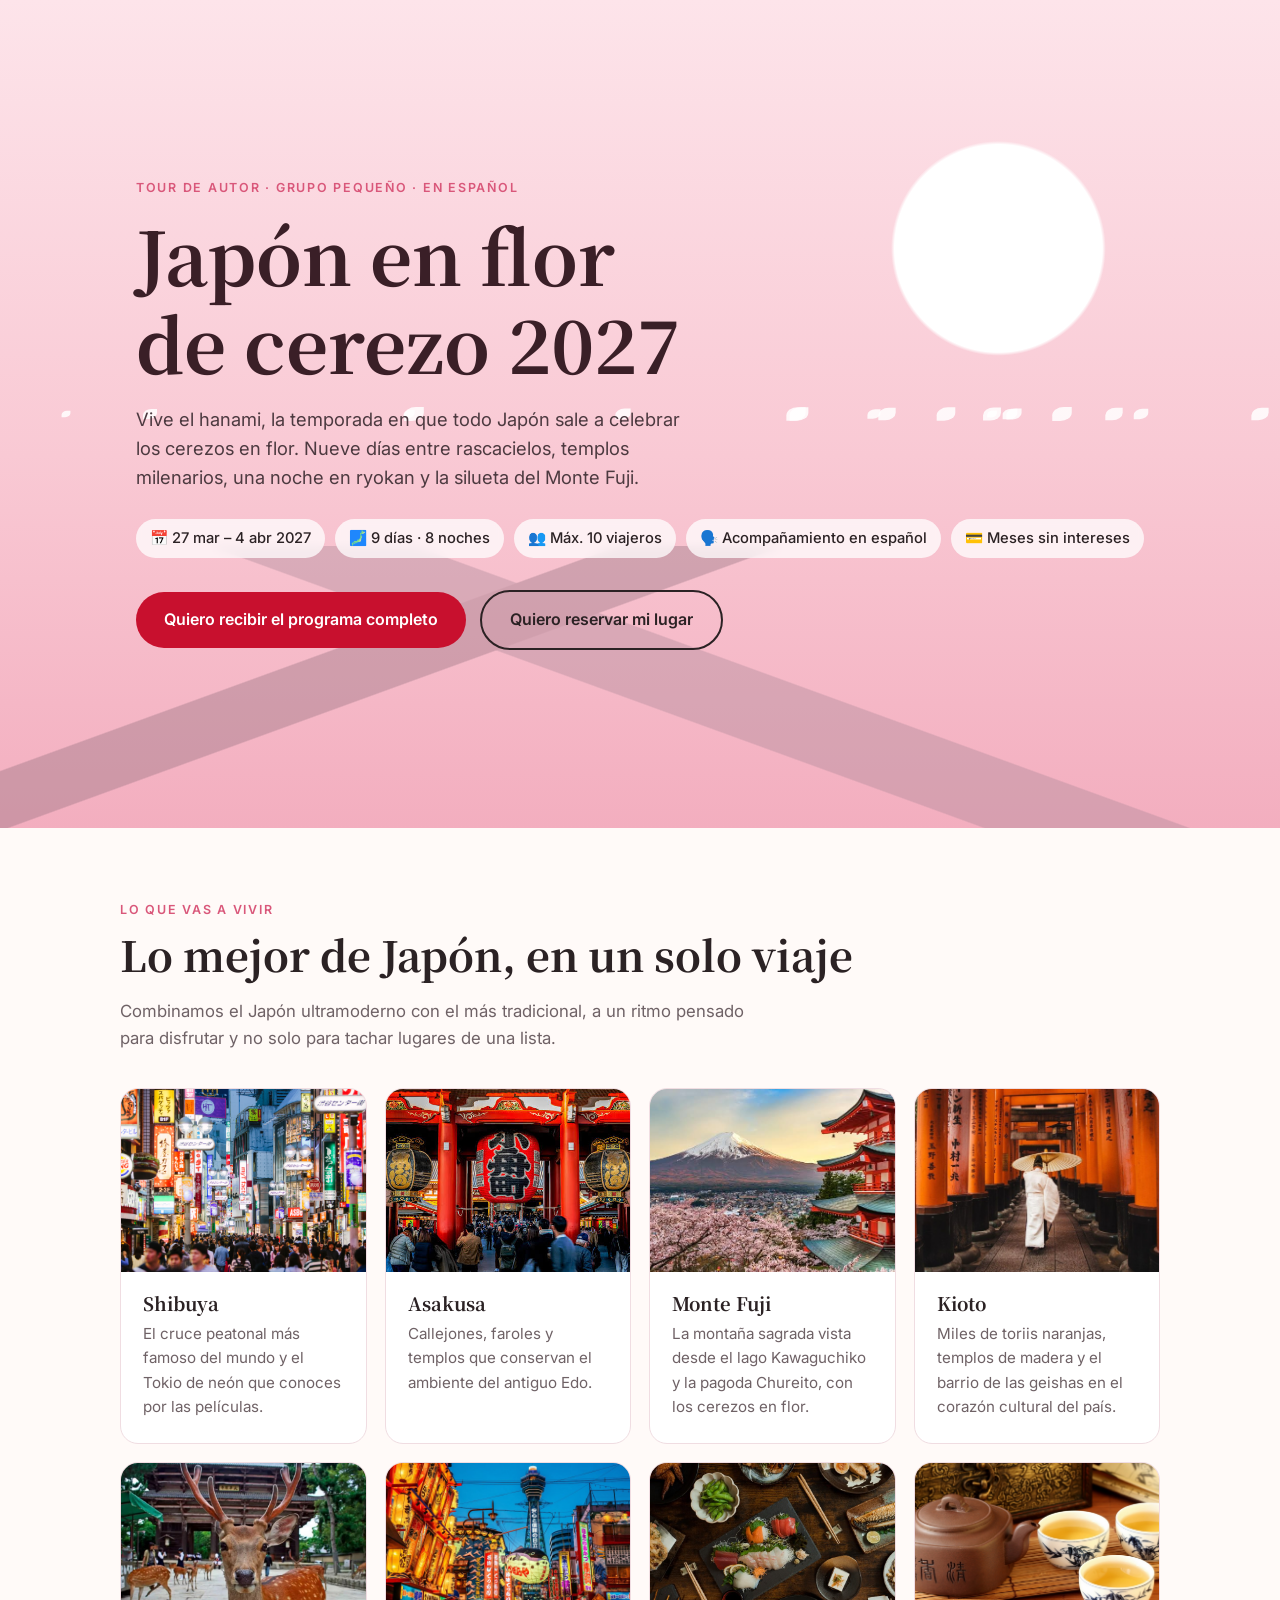
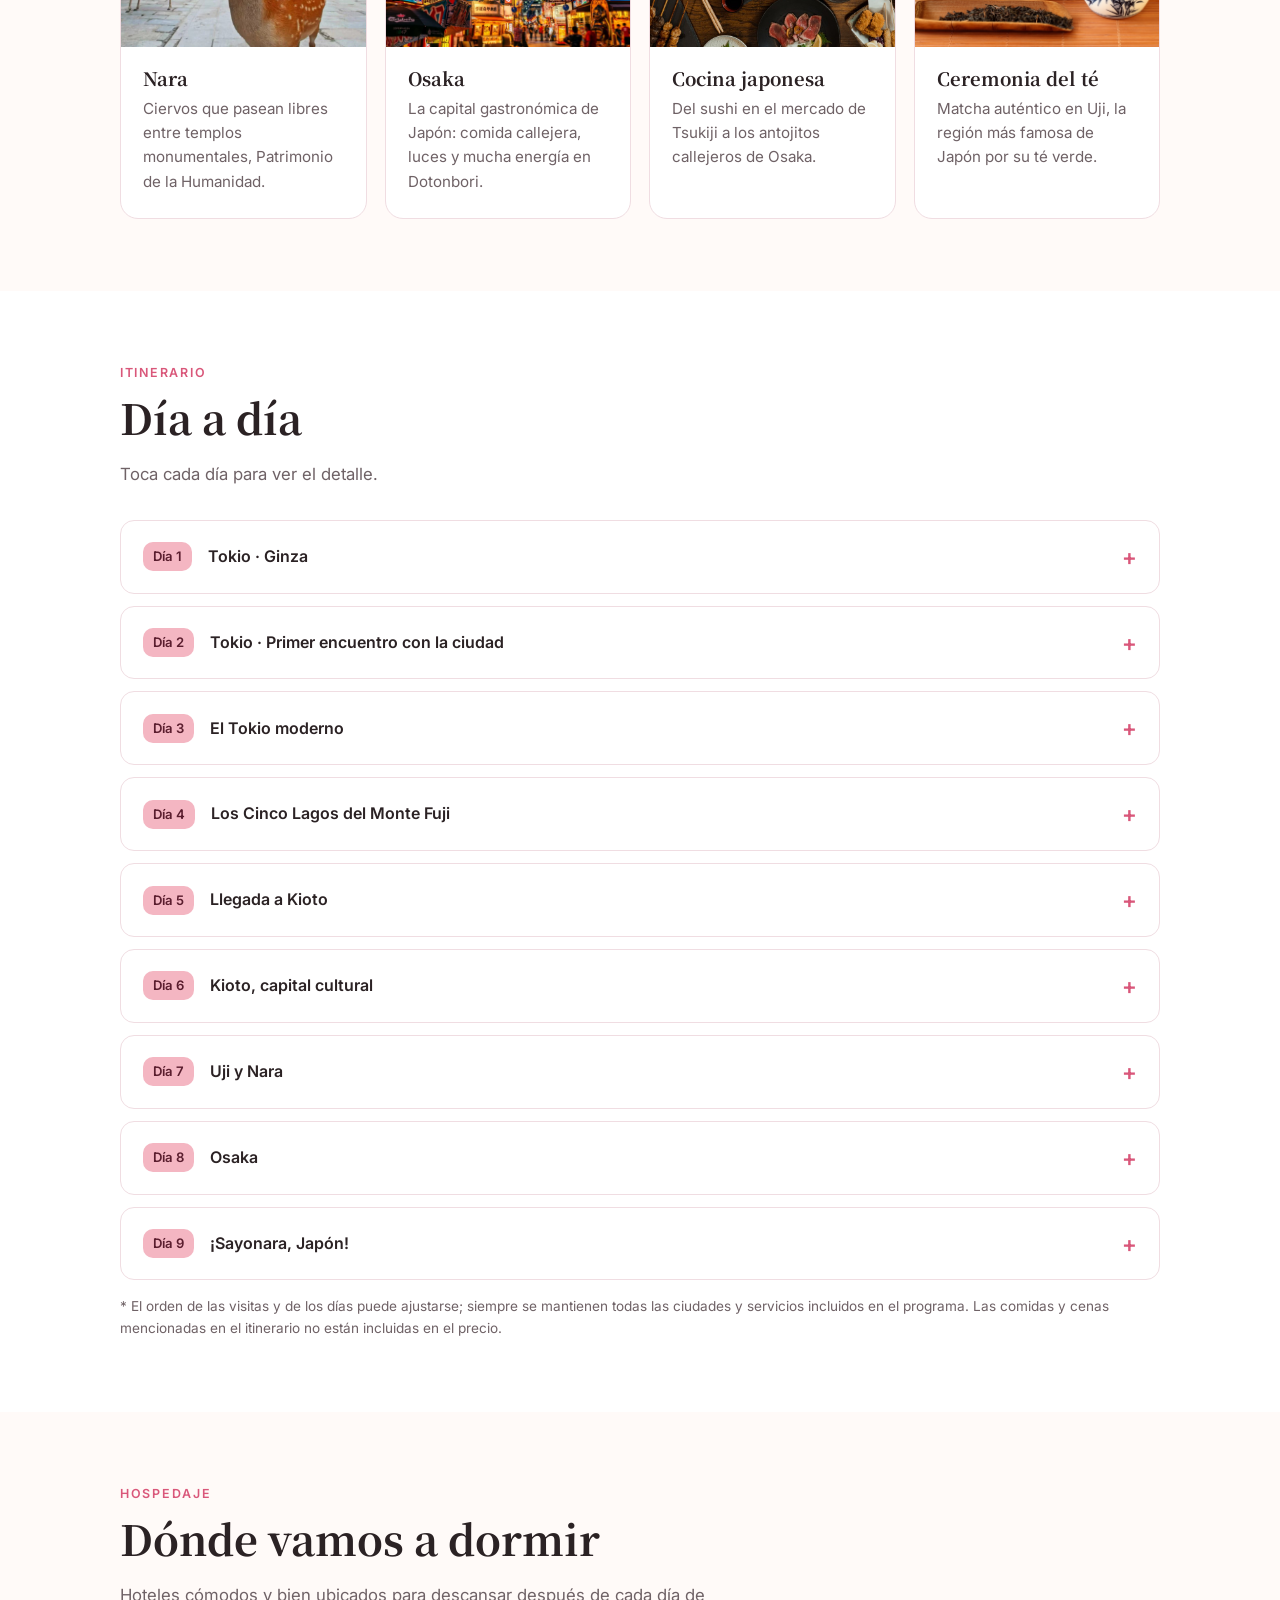
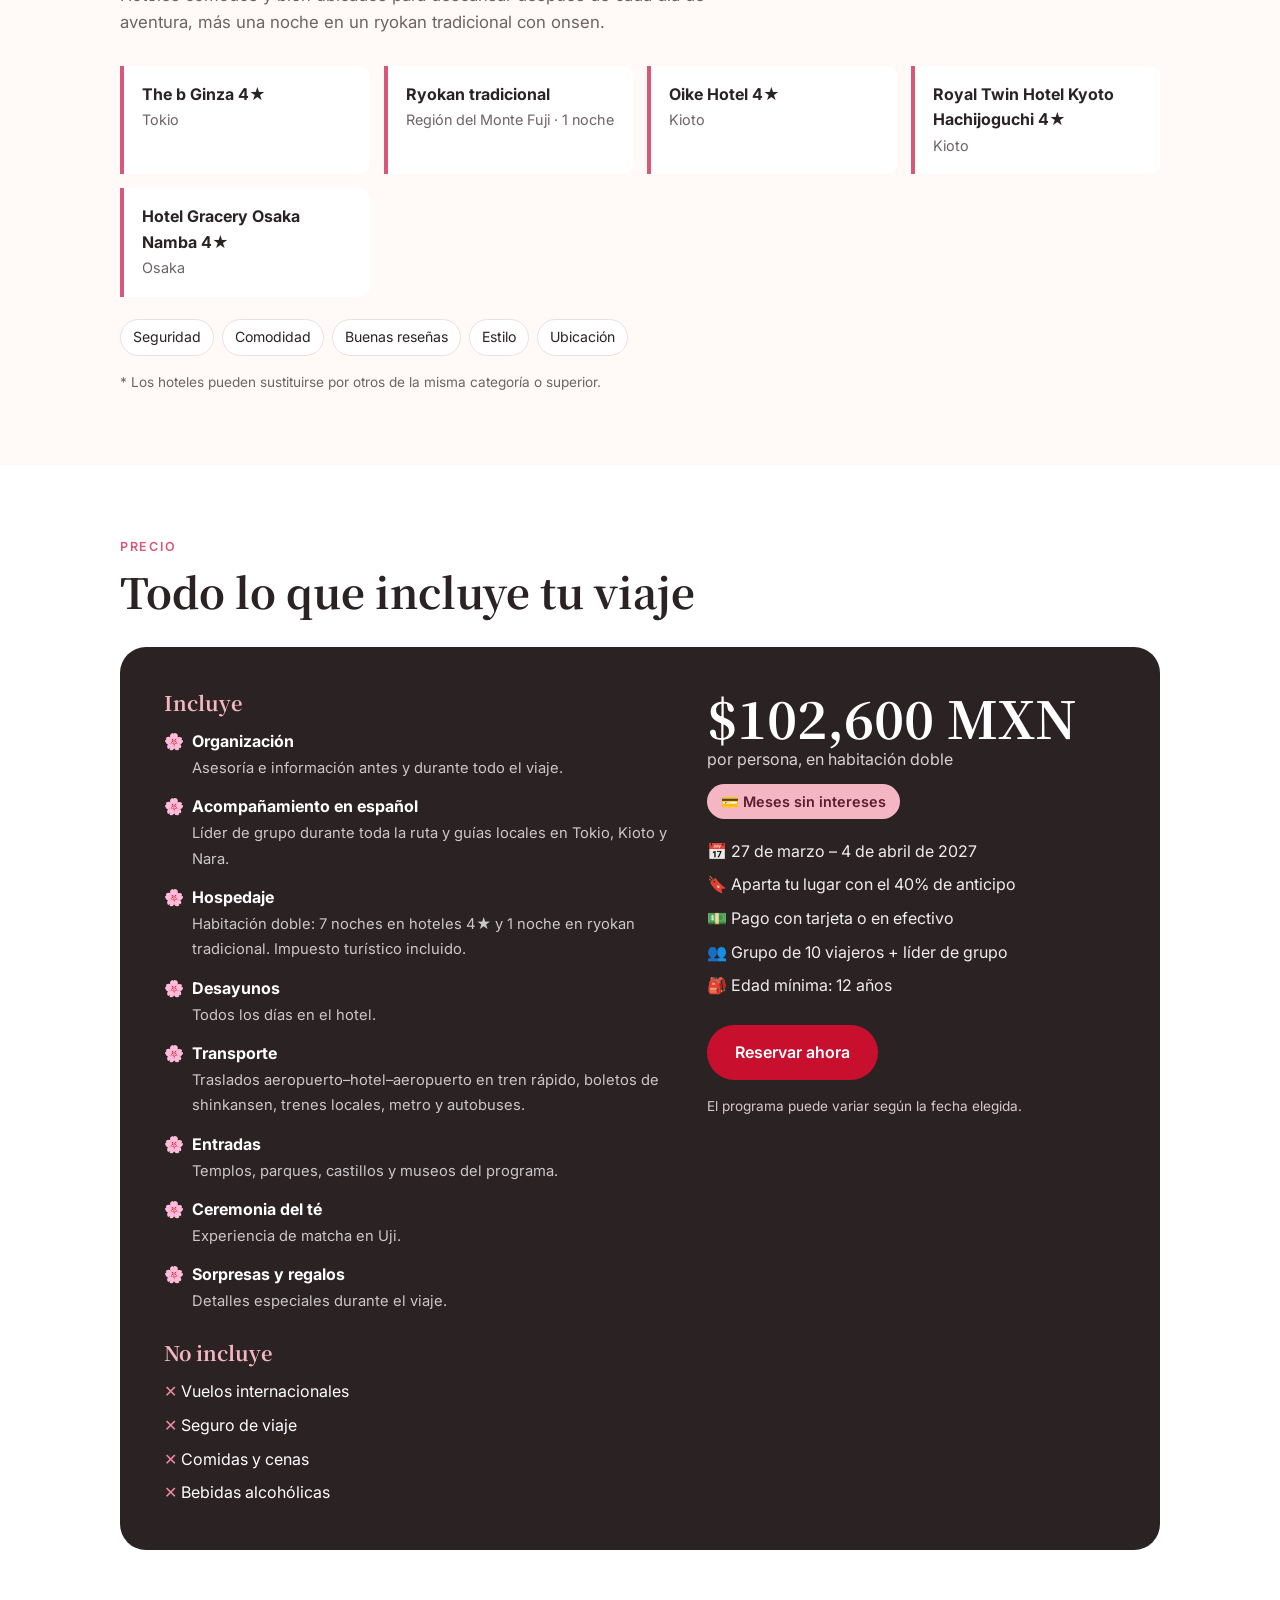
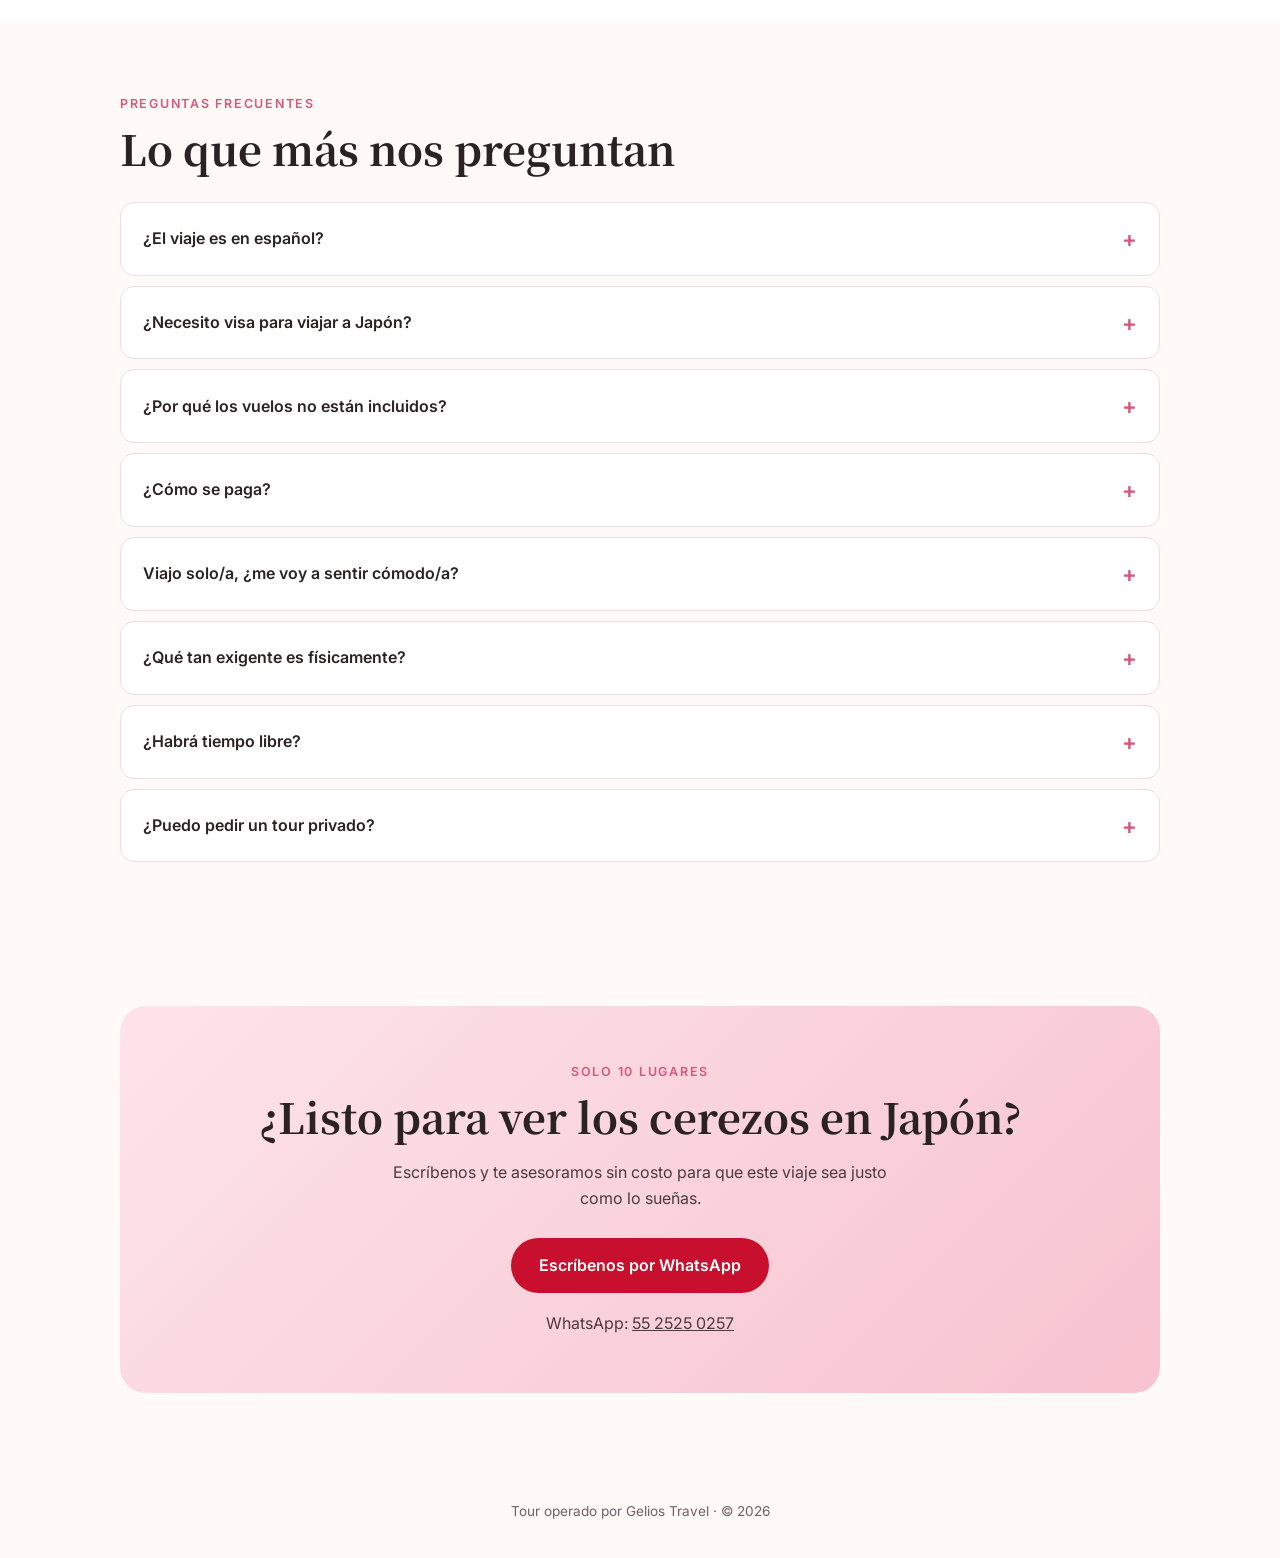
<file: japon/index.html>
<!DOCTYPE html>
<html lang="es-MX">
<head>
<meta charset="UTF-8">
<meta name="viewport" content="width=device-width, initial-scale=1.0">
<title>Japón en flor de cerezo 2027 · Tour de autor</title>
<meta name="description" content="Viaje en grupo pequeño a Japón durante el hanami 2027: Tokio, Monte Fuji, Kioto, Uji, Nara y Osaka. Del 27 de marzo al 4 de abril de 2027. Acompañamiento en español.">
<link rel="preconnect" href="https://fonts.googleapis.com">
<link rel="preconnect" href="https://fonts.gstatic.com" crossorigin>
<link href="https://fonts.googleapis.com/css2?family=Noto+Serif+JP:wght@500;700&family=Inter:wght@400;500;600&display=swap" rel="stylesheet">
<style>
  :root{
    --bg:#fffaf8; --ink:#2b2224; --muted:#6f6266; --sakura:#f4b6c2; --sakura-deep:#d9577a;
    --red:#c8102e; --card:#ffffff; --line:#f0dde2; --radius:18px;
  }
  *{box-sizing:border-box;margin:0;padding:0}
  html{scroll-behavior:smooth}
  body{font-family:Inter,system-ui,sans-serif;background:var(--bg);color:var(--ink);line-height:1.6}
  h1,h2,h3{font-family:"Noto Serif JP",Georgia,serif;line-height:1.2}
  a{color:inherit}
  img{display:block;max-width:100%}
  .wrap{max-width:1080px;margin:0 auto;padding:0 20px}
  section{padding:72px 0}
  .eyebrow{text-transform:uppercase;letter-spacing:.14em;font-size:.78rem;color:var(--sakura-deep);font-weight:600;margin-bottom:10px}
  h2{font-size:clamp(1.8rem,4vw,2.6rem);margin-bottom:18px}
  .lead{color:var(--muted);max-width:640px;font-size:1.05rem}

  /* HERO */
  .hero{position:relative;min-height:92vh;display:flex;align-items:center;overflow:hidden;
    background:radial-gradient(circle at 78% 30%,#ffffff 0 9%,transparent 9.3%),
               linear-gradient(180deg,#fde4ea 0%,#f9c9d4 55%,#f3aebf 100%);}
  .hero::after{content:"";position:absolute;left:0;right:0;bottom:0;height:34%;
    background:linear-gradient(160deg,transparent 0 30%,#8a6a78 30.2% 38%,transparent 38.2%),
               linear-gradient(200deg,transparent 0 42%,#a48493 42.2% 52%,transparent 52.2%);
    opacity:.35}
  .petal{position:absolute;width:14px;height:10px;background:#fff;border-radius:60% 0 60% 0;opacity:.85;animation:fall linear infinite}
  @keyframes fall{0%{transform:translateY(-10vh) rotate(0)}100%{transform:translateY(105vh) rotate(540deg)}}
  @media (prefers-reduced-motion:reduce){.petal{display:none}}
  .hero .wrap{position:relative;z-index:2}
  .hero h1{font-size:clamp(2.4rem,7vw,4.6rem);margin:12px 0 18px;color:#3a1f27}
  .hero p{font-size:1.15rem;max-width:560px;color:#4d3a40}
  .badges{display:flex;flex-wrap:wrap;gap:10px;margin:26px 0 32px}
  .badge{background:rgba(255,255,255,.75);backdrop-filter:blur(4px);padding:8px 14px;border-radius:999px;font-weight:500;font-size:.92rem}
  .btn{display:inline-block;background:var(--red);color:#fff;text-decoration:none;padding:15px 28px;border-radius:999px;font-weight:600;transition:transform .15s,box-shadow .15s}
  .btn:hover{transform:translateY(-2px);box-shadow:0 10px 24px rgba(200,16,46,.28)}
  .btn.ghost{background:transparent;color:var(--ink);border:2px solid var(--ink);margin-left:10px}

  /* HIGHLIGHTS */
  .grid{display:grid;grid-template-columns:repeat(auto-fit,minmax(230px,1fr));gap:18px;margin-top:36px}
  .card{background:var(--card);border:1px solid var(--line);border-radius:var(--radius);overflow:hidden}
  .card .ph{position:relative;aspect-ratio:4/3;background:linear-gradient(135deg,#fde4ea,#f7c3cf);display:flex;align-items:center;justify-content:center;font-size:3rem}
  .card .ph img{position:absolute;inset:0;width:100%;height:100%;object-fit:cover}
  .card .body{padding:20px 22px 24px}
  .card h3{font-size:1.15rem;margin-bottom:8px}
  .card p{color:var(--muted);font-size:.95rem}

  /* ITINERARY */
  .itin{margin-top:32px;display:flex;flex-direction:column;gap:12px}
  details{background:var(--card);border:1px solid var(--line);border-radius:14px;padding:0 22px}
  summary{cursor:pointer;list-style:none;padding:18px 0;display:flex;gap:16px;align-items:center;font-weight:600}
  summary::-webkit-details-marker{display:none}
  summary .day{flex:0 0 auto;background:var(--sakura);color:#5a1d2e;border-radius:10px;padding:4px 10px;font-size:.82rem}
  summary::after{content:"+";margin-left:auto;font-size:1.4rem;color:var(--sakura-deep)}
  details[open] summary::after{content:"–"}
  details .txt{padding:0 0 18px;color:var(--muted)}
  details .txt p+p{margin-top:10px}
  .photos{display:grid;grid-template-columns:repeat(3,1fr);gap:10px;padding:0 0 20px}
  .photos:not(:has(img)){display:none}
  .photos img{width:100%;aspect-ratio:1/1;object-fit:cover;border-radius:12px}
  @media (max-width:560px){.photos{grid-template-columns:repeat(2,1fr)}}
  .note{font-size:.85rem;color:var(--muted);margin-top:16px}

  /* HOTELS */
  .hotels{display:grid;grid-template-columns:repeat(auto-fit,minmax(220px,1fr));gap:14px;margin-top:30px}
  .hotel{border-left:4px solid var(--sakura-deep);background:var(--card);padding:16px 18px;border-radius:0 12px 12px 0}
  .hotel b{display:block}
  .hotel span{color:var(--muted);font-size:.9rem}
  .criteria{display:flex;flex-wrap:wrap;gap:8px;margin-top:22px}
  .criteria span{border:1px solid var(--line);border-radius:999px;padding:6px 12px;font-size:.88rem;background:#fff}

  /* PRICE */
  .price-box{display:grid;grid-template-columns:1.25fr 1fr;gap:32px;background:#2b2224;color:#fff;border-radius:26px;padding:44px;margin-top:30px}
  .price-box h3{font-size:1.25rem;margin-bottom:14px;color:var(--sakura)}
  .inc{list-style:none;display:grid;gap:14px}
  .inc li{padding-left:28px;position:relative}
  .inc li::before{content:"🌸";position:absolute;left:0;top:0}
  .inc b{display:block}
  .inc span{opacity:.75;font-size:.92rem}
  .no{list-style:none;display:grid;gap:8px}
  .no li::before{content:"✕  ";color:#f08aa0}
  .price{font-family:"Noto Serif JP",serif;font-size:clamp(2.4rem,6vw,3.2rem);font-weight:700;line-height:1.05}
  .price small{display:block;font-family:Inter,sans-serif;font-size:1rem;font-weight:400;opacity:.8;margin-top:6px}
  .msi{display:inline-block;background:var(--sakura);color:#5a1d2e;font-weight:600;border-radius:999px;padding:6px 14px;margin-top:16px;font-size:.9rem}
  .facts{margin:20px 0 26px;display:grid;gap:8px;opacity:.92}
  @media (max-width:760px){.price-box{grid-template-columns:1fr;padding:28px}.btn.ghost{margin:12px 0 0}}

  /* FAQ */
  .faq{margin-top:28px;display:flex;flex-direction:column;gap:10px}

  /* CONTACT */
  .contact{background:linear-gradient(135deg,#fde4ea,#f7c3cf);text-align:center;border-radius:26px;padding:56px 24px}
  .contact p{margin:10px auto 26px;max-width:520px;color:#4d3a40}
  footer{padding:36px 0;text-align:center;color:var(--muted);font-size:.85rem}
</style>

<!-- Meta Pixel -->
<script>
!function(f,b,e,v,n,t,s)
{if(f.fbq)return;n=f.fbq=function(){n.callMethod?
n.callMethod.apply(n,arguments):n.queue.push(arguments)};
if(!f._fbq)f._fbq=n;n.push=n;n.loaded=!0;n.version='2.0';
n.queue=[];t=b.createElement(e);t.async=!0;
t.src=v;s=b.getElementsByTagName(e)[0];
s.parentNode.insertBefore(t,s)}(window, document,'script',
'https://connect.facebook.net/en_US/fbevents.js');
fbq('init', '1650088476815406');
fbq('track', 'PageView');

// Evento Contact al hacer clic en cualquier enlace de WhatsApp
document.addEventListener('click', function (e) {
  var link = e.target.closest('a[href*="wa.me"], a[href*="whatsapp.com"]');
  if (link) fbq('track', 'Contact', { content_name: 'WhatsApp' });
});
</script>
<noscript><img height="1" width="1" style="display:none"
src="https://www.facebook.com/tr?id=1650088476815406&ev=PageView&noscript=1"
/></noscript>
<!-- End Meta Pixel -->
</head>
<body>

<!-- HERO -->
<header class="hero" id="top">
  <div class="wrap">
    <div class="eyebrow">Tour de autor · Grupo pequeño · En español</div>
    <h1>Japón en flor<br>de cerezo 2027</h1>
    <p>Vive el hanami, la temporada en que todo Japón sale a celebrar los cerezos en flor. Nueve días entre rascacielos, templos milenarios, una noche en ryokan y la silueta del Monte Fuji.</p>
    <div class="badges">
      <span class="badge">📅 27 mar – 4 abr 2027</span>
      <span class="badge">🗾 9 días · 8 noches</span>
      <span class="badge">👥 Máx. 10 viajeros</span>
      <span class="badge">🗣️ Acompañamiento en español</span>
      <span class="badge">💳 Meses sin intereses</span>
    </div>
    <a class="btn" href="https://wa.me/525525250257?text=Hola%2C%20quiero%20recibir%20el%20programa%20completo%20del%20tour%20a%20Jap%C3%B3n%20en%20flor%20de%20cerezo%202027" target="_blank" rel="noopener">Quiero recibir el programa completo</a>
    <a class="btn ghost" href="https://wa.me/525525250257?text=Hola%2C%20quiero%20reservar%20mi%20lugar%20en%20el%20tour%20a%20Jap%C3%B3n%20en%20flor%20de%20cerezo%202027" target="_blank" rel="noopener">Quiero reservar mi lugar</a>
  </div>
</header>

<!--
  FOTOS: crea una carpeta "img" junto a este archivo y coloca ahí las fotos
  con los nombres indicados. Si una foto no existe, simplemente no se muestra.
-->

<!-- HIGHLIGHTS -->
<section>
  <div class="wrap">
    <div class="eyebrow">Lo que vas a vivir</div>
    <h2>Lo mejor de Japón, en un solo viaje</h2>
    <p class="lead">Combinamos el Japón ultramoderno con el más tradicional, a un ritmo pensado para disfrutar y no solo para tachar lugares de una lista.</p>
    <div class="grid">
      <div class="card"><div class="ph">🚦<img src="img/shibuya.jpg" alt="Shibuya" loading="lazy" onerror="this.remove()"></div><div class="body"><h3>Shibuya</h3><p>El cruce peatonal más famoso del mundo y el Tokio de neón que conoces por las películas.</p></div></div>
      <div class="card"><div class="ph">🏮<img src="img/asakusa.jpg" alt="Asakusa" loading="lazy" onerror="this.remove()"></div><div class="body"><h3>Asakusa</h3><p>Callejones, faroles y templos que conservan el ambiente del antiguo Edo.</p></div></div>
      <div class="card"><div class="ph">🗻<img src="img/fuji.jpg" alt="Monte Fuji" loading="lazy" onerror="this.remove()"></div><div class="body"><h3>Monte Fuji</h3><p>La montaña sagrada vista desde el lago Kawaguchiko y la pagoda Chureito, con los cerezos en flor.</p></div></div>
      <div class="card"><div class="ph">⛩️<img src="img/kioto.jpg" alt="Kioto" loading="lazy" onerror="this.remove()"></div><div class="body"><h3>Kioto</h3><p>Miles de toriis naranjas, templos de madera y el barrio de las geishas en el corazón cultural del país.</p></div></div>
      <div class="card"><div class="ph">🦌<img src="img/nara.jpg" alt="Nara" loading="lazy" onerror="this.remove()"></div><div class="body"><h3>Nara</h3><p>Ciervos que pasean libres entre templos monumentales, Patrimonio de la Humanidad.</p></div></div>
      <div class="card"><div class="ph">🍢<img src="img/osaka.jpg" alt="Osaka" loading="lazy" onerror="this.remove()"></div><div class="body"><h3>Osaka</h3><p>La capital gastronómica de Japón: comida callejera, luces y mucha energía en Dotonbori.</p></div></div>
      <div class="card"><div class="ph">🍣<img src="img/comida.jpg" alt="Cocina japonesa" loading="lazy" onerror="this.remove()"></div><div class="body"><h3>Cocina japonesa</h3><p>Del sushi en el mercado de Tsukiji a los antojitos callejeros de Osaka.</p></div></div>
      <div class="card"><div class="ph">🍵<img src="img/te.jpg" alt="Ceremonia del té" loading="lazy" onerror="this.remove()"></div><div class="body"><h3>Ceremonia del té</h3><p>Matcha auténtico en Uji, la región más famosa de Japón por su té verde.</p></div></div>
    </div>
  </div>
</section>

<!-- ITINERARY -->
<section id="itinerario" style="background:#fff">
  <div class="wrap">
    <div class="eyebrow">Itinerario</div>
    <h2>Día a día</h2>
    <p class="lead">Toca cada día para ver el detalle.</p>
    <div class="itin">

      <details>
        <summary><span class="day">Día 1</span>Tokio · Ginza</summary>
        <div class="txt"><p>¡Bienvenidos a Tokio! Desde el trayecto del aeropuerto empezarás a sentir la ciudad. Después del check-in salimos a caminar por Ginza, una de las zonas más exclusivas de Japón, y cerramos el día con una cena tranquila para descansar del viaje.</p></div>
        <div class="photos"><img src="img/dia1-1.jpg" alt="" loading="lazy" onerror="this.remove()"><img src="img/dia1-2.jpg" alt="" loading="lazy" onerror="this.remove()"><img src="img/dia1-3.jpg" alt="" loading="lazy" onerror="this.remove()"></div>
      </details>

      <details>
        <summary><span class="day">Día 2</span>Tokio · Primer encuentro con la ciudad</summary>
        <div class="txt">
          <p>Caminamos hacia el Palacio Imperial y visitamos el santuario sintoísta Yasukuni, donde está el cerezo que usan los meteorólogos para anunciar oficialmente el inicio del hanami en Tokio.</p>
          <p>Comemos en el legendario mercado de pescado de Tsukiji y seguimos a Asakusa, el barrio con espíritu de la época Edo: el templo Senso-ji, uno de los más antiguos de la ciudad, y la calle Nakamise-dori, ideal para comprar dulces tradicionales, kimonos, cerámica y recuerdos.</p>
        </div>
        <div class="photos"><img src="img/dia2-1.jpg" alt="" loading="lazy" onerror="this.remove()"><img src="img/dia2-2.jpg" alt="" loading="lazy" onerror="this.remove()"><img src="img/dia2-3.jpg" alt="" loading="lazy" onerror="this.remove()"></div>
      </details>

      <details>
        <summary><span class="day">Día 3</span>El Tokio moderno</summary>
        <div class="txt"><p>Un día dedicado a la cara futurista de la capital: el famoso cruce de Shibuya, arte digital, diseño, anuncios de neón y la energía de los barrios que nunca duermen.</p></div>
        <div class="photos"><img src="img/dia3-1.jpg" alt="" loading="lazy" onerror="this.remove()"><img src="img/dia3-2.jpg" alt="" loading="lazy" onerror="this.remove()"><img src="img/dia3-3.jpg" alt="" loading="lazy" onerror="this.remove()"></div>
      </details>

      <details>
        <summary><span class="day">Día 4</span>Los Cinco Lagos del Monte Fuji</summary>
        <div class="txt">
          <p>No se puede ir a Japón sin ver el Fuji. Pasamos el día completo en el lago Kawaguchiko, con vistas espectaculares del volcán, cerezos en flor y naturaleza.</p>
          <p>Esa noche dormimos en un ryokan, un hospedaje tradicional japonés con aguas termales (onsen): futones sobre tatami, decoración minimalista y yukata en lugar de bata.</p>
        </div>
        <div class="photos"><img src="img/dia4-1.jpg" alt="" loading="lazy" onerror="this.remove()"><img src="img/dia4-2.jpg" alt="" loading="lazy" onerror="this.remove()"><img src="img/dia4-3.jpg" alt="" loading="lazy" onerror="this.remove()"></div>
      </details>

      <details>
        <summary><span class="day">Día 5</span>Llegada a Kioto</summary>
        <div class="txt">
          <p>Empezamos temprano en la pagoda Chureito, quizá la postal más famosa del Fuji. Después, autobús y tren bala shinkansen hasta Kioto, la antigua capital imperial.</p>
          <p>Por la tarde paseamos entre casas de madera y cerezos; con suerte veremos geishas y maikos con sus kimonos de seda. Terminamos con una caminata nocturna por el barrio de Gion.</p>
        </div>
        <div class="photos"><img src="img/dia5-1.jpg" alt="" loading="lazy" onerror="this.remove()"><img src="img/dia5-2.jpg" alt="" loading="lazy" onerror="this.remove()"><img src="img/dia5-3.jpg" alt="" loading="lazy" onerror="this.remove()"></div>
      </details>

      <details>
        <summary><span class="day">Día 6</span>Kioto, capital cultural</summary>
        <div class="txt">
          <p>Por la mañana recorremos el Camino del Filósofo, bordeado por cientos de cerezos, y bajamos por las calles de Higashiyama hasta el templo Kiyomizu-dera, el "Templo del Agua Pura".</p>
          <p>Al atardecer visitamos Fushimi Inari Taisha y caminamos bajo su interminable túnel de toriis naranjas.</p>
        </div>
        <div class="photos"><img src="img/dia6-1.jpg" alt="" loading="lazy" onerror="this.remove()"><img src="img/dia6-2.jpg" alt="" loading="lazy" onerror="this.remove()"><img src="img/dia6-3.jpg" alt="" loading="lazy" onerror="this.remove()"></div>
      </details>

      <details>
        <summary><span class="day">Día 7</span>Uji y Nara</summary>
        <div class="txt">
          <p>Primera parada: Uji, la capital del té japonés, donde se cultiva desde hace siglos. Participamos en una pequeña ceremonia del té con matcha auténtico, recorremos sus calles y visitamos el templo Byodo-in.</p>
          <p>Seguimos a Nara, la primera capital de Japón, cuyo centro histórico es Patrimonio Mundial de la UNESCO. Conocemos el monumental templo Todai-ji y el santuario Kasuga Taisha, con más de mil años de historia y famoso por sus linternas de piedra. En el camino nos acompañan los ciervos de Nara, considerados tesoro nacional.</p>
        </div>
        <div class="photos"><img src="img/dia7-1.jpg" alt="" loading="lazy" onerror="this.remove()"><img src="img/dia7-2.jpg" alt="" loading="lazy" onerror="this.remove()"><img src="img/dia7-3.jpg" alt="" loading="lazy" onerror="this.remove()"></div>
      </details>

      <details>
        <summary><span class="day">Día 8</span>Osaka</summary>
        <div class="txt">
          <p>Después del desayuno viajamos a Osaka. Visitamos su imponente castillo y, por la tarde, tienes tiempo libre para ir de compras en la capital comercial de Japón.</p>
          <p>De noche, cena en Dotonbori, la calle gastronómica más famosa del país.</p>
        </div>
        <div class="photos"><img src="img/dia8-1.jpg" alt="" loading="lazy" onerror="this.remove()"><img src="img/dia8-2.jpg" alt="" loading="lazy" onerror="this.remove()"><img src="img/dia8-3.jpg" alt="" loading="lazy" onerror="this.remove()"></div>
      </details>

      <details>
        <summary><span class="day">Día 9</span>¡Sayonara, Japón!</summary>
        <div class="txt"><p>Traslado al aeropuerto. No es un adiós a Japón, es un "hasta pronto". ❤️</p></div>
        <div class="photos"><img src="img/dia9-1.jpg" alt="" loading="lazy" onerror="this.remove()"><img src="img/dia9-2.jpg" alt="" loading="lazy" onerror="this.remove()"></div>
      </details>

    </div>
    <p class="note">* El orden de las visitas y de los días puede ajustarse; siempre se mantienen todas las ciudades y servicios incluidos en el programa. Las comidas y cenas mencionadas en el itinerario no están incluidas en el precio.</p>
  </div>
</section>

<!-- HOTELS -->
<section>
  <div class="wrap">
    <div class="eyebrow">Hospedaje</div>
    <h2>Dónde vamos a dormir</h2>
    <p class="lead">Hoteles cómodos y bien ubicados para descansar después de cada día de aventura, más una noche en un ryokan tradicional con onsen.</p>
    <div class="hotels">
      <div class="hotel"><b>The b Ginza 4★</b><span>Tokio</span></div>
      <div class="hotel"><b>Ryokan tradicional</b><span>Región del Monte Fuji · 1 noche</span></div>
      <div class="hotel"><b>Oike Hotel 4★</b><span>Kioto</span></div>
      <div class="hotel"><b>Royal Twin Hotel Kyoto Hachijoguchi 4★</b><span>Kioto</span></div>
      <div class="hotel"><b>Hotel Gracery Osaka Namba 4★</b><span>Osaka</span></div>
    </div>
    <div class="criteria">
      <span>Seguridad</span><span>Comodidad</span><span>Buenas reseñas</span><span>Estilo</span><span>Ubicación</span>
    </div>
    <p class="note">* Los hoteles pueden sustituirse por otros de la misma categoría o superior.</p>
  </div>
</section>

<!-- PRICE -->
<section id="precio" style="background:#fff">
  <div class="wrap">
    <div class="eyebrow">Precio</div>
    <h2>Todo lo que incluye tu viaje</h2>
    <div class="price-box">
      <div>
        <h3>Incluye</h3>
        <ul class="inc">
          <li><b>Organización</b><span>Asesoría e información antes y durante todo el viaje.</span></li>
          <li><b>Acompañamiento en español</b><span>Líder de grupo durante toda la ruta y guías locales en Tokio, Kioto y Nara.</span></li>
          <li><b>Hospedaje</b><span>Habitación doble: 7 noches en hoteles 4★ y 1 noche en ryokan tradicional. Impuesto turístico incluido.</span></li>
          <li><b>Desayunos</b><span>Todos los días en el hotel.</span></li>
          <li><b>Transporte</b><span>Traslados aeropuerto–hotel–aeropuerto en tren rápido, boletos de shinkansen, trenes locales, metro y autobuses.</span></li>
          <li><b>Entradas</b><span>Templos, parques, castillos y museos del programa.</span></li>
          <li><b>Ceremonia del té</b><span>Experiencia de matcha en Uji.</span></li>
          <li><b>Sorpresas y regalos</b><span>Detalles especiales durante el viaje.</span></li>
        </ul>
        <h3 style="margin-top:28px">No incluye</h3>
        <ul class="no">
          <li>Vuelos internacionales</li>
          <li>Seguro de viaje</li>
          <li>Comidas y cenas</li>
          <li>Bebidas alcohólicas</li>
        </ul>
      </div>
      <div>
        <div class="price">$102,600 MXN<small>por persona, en habitación doble</small></div>
        <span class="msi">💳 Meses sin intereses</span>
        <div class="facts">
          <div>📅 27 de marzo – 4 de abril de 2027</div>
          <div>🔖 Aparta tu lugar con el 40% de anticipo</div>
          <div>💵 Pago con tarjeta o en efectivo</div>
          <div>👥 Grupo de 10 viajeros + líder de grupo</div>
          <div>🎒 Edad mínima: 12 años</div>
        </div>
        <a class="btn" href="https://wa.me/525525250257?text=Hola%2C%20quiero%20reservar%20mi%20lugar%20en%20el%20tour%20a%20Jap%C3%B3n%20en%20flor%20de%20cerezo%202027" target="_blank" rel="noopener">Reservar ahora</a>
        <p class="note" style="color:#d8c8cd">El programa puede variar según la fecha elegida.</p>
      </div>
    </div>
  </div>
</section>

<!-- FAQ -->
<section>
  <div class="wrap">
    <div class="eyebrow">Preguntas frecuentes</div>
    <h2>Lo que más nos preguntan</h2>
    <div class="faq">
      <details><summary>¿El viaje es en español?</summary><div class="txt"><p>Sí. El líder de grupo y los guías locales en Tokio, Kioto y Nara hablan español.</p></div></details>
      <details><summary>¿Necesito visa para viajar a Japón?</summary><div class="txt"><p>Las personas con pasaporte mexicano pueden entrar a Japón como turistas sin visa por estancias cortas. Te recomendamos confirmar los requisitos vigentes antes de comprar tus vuelos.</p></div></details>
      <details><summary>¿Por qué los vuelos no están incluidos?</summary><div class="txt"><p>Así puedes elegir la aerolínea, la tarifa y la ruta que más te convengan, o usar tus millas. Con gusto te orientamos sobre los horarios ideales para coincidir con el grupo.</p></div></details>
      <details><summary>¿Cómo se paga?</summary><div class="txt"><p>Apartas tu lugar con el 40% del precio. Aceptamos tarjeta y efectivo, y puedes pagar a meses sin intereses.</p></div></details>
      <details><summary>Viajo solo/a, ¿me voy a sentir cómodo/a?</summary><div class="txt"><p>Totalmente. En un grupo de solo 10 personas es fácil integrarse, y el líder de grupo está contigo durante todo el viaje.</p></div></details>
      <details><summary>¿Qué tan exigente es físicamente?</summary><div class="txt"><p>Se camina bastante, como en cualquier viaje urbano por Japón, pero no se requiere una condición física especial. Basta con buen calzado y ganas de explorar.</p></div></details>
      <details><summary>¿Habrá tiempo libre?</summary><div class="txt"><p>Sí. Hay tardes libres, como la de compras en Osaka, y las comidas y cenas son a tu elección.</p></div></details>
      <details><summary>¿Puedo pedir un tour privado?</summary><div class="txt"><p>Sí, también podemos diseñar un viaje a Japón a la medida. Escríbenos y lo platicamos.</p></div></details>
    </div>
  </div>
</section>

<!-- CONTACT -->
<section id="contacto">
  <div class="wrap">
    <div class="contact">
      <div class="eyebrow">Solo 10 lugares</div>
      <h2>¿Listo para ver los cerezos en Japón?</h2>
      <p>Escríbenos y te asesoramos sin costo para que este viaje sea justo como lo sueñas.</p>
      <a class="btn" href="https://wa.me/525525250257?text=Hola%2C%20me%20interesa%20el%20tour%20a%20Jap%C3%B3n%20en%20flor%20de%20cerezo%202027%20y%20quiero%20m%C3%A1s%20informaci%C3%B3n" target="_blank" rel="noopener">Escríbenos por WhatsApp</a>
      <p style="margin-top:18px;margin-bottom:0">WhatsApp: <a href="https://wa.me/525525250257" target="_blank" rel="noopener">55 2525 0257</a></p>
    </div>
  </div>
</section>

<footer>
  <div class="wrap">Tour operado por Gelios Travel · © 2026</div>
</footer>

<script>
  (function(){
    var hero=document.querySelector('.hero');
    for(var i=0;i<18;i++){
      var p=document.createElement('span');
      p.className='petal';
      p.style.left=Math.random()*100+'%';
      p.style.animationDuration=(7+Math.random()*8)+'s';
      p.style.animationDelay=(-Math.random()*12)+'s';
      p.style.transform='scale('+(0.6+Math.random()*0.8)+')';
      hero.appendChild(p);
    }
  })();
</script>
</body>
</html>
</file>
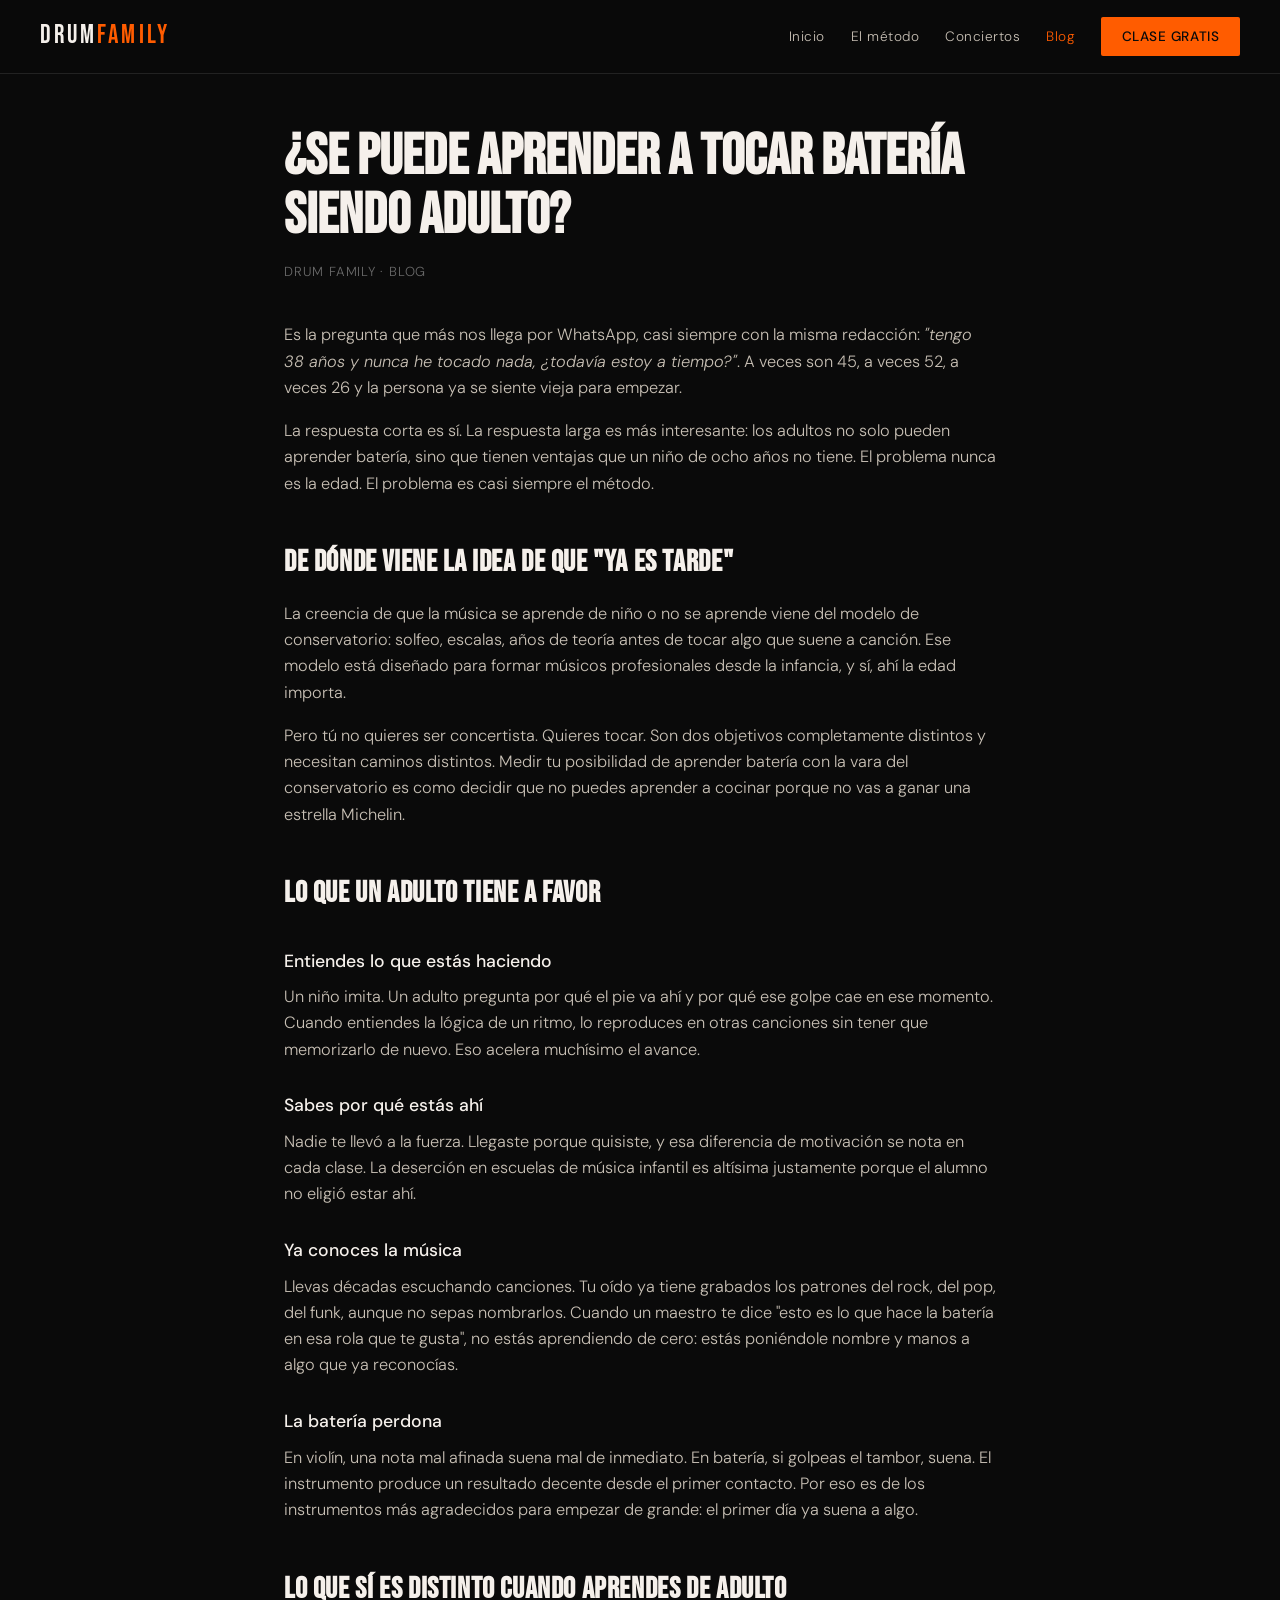
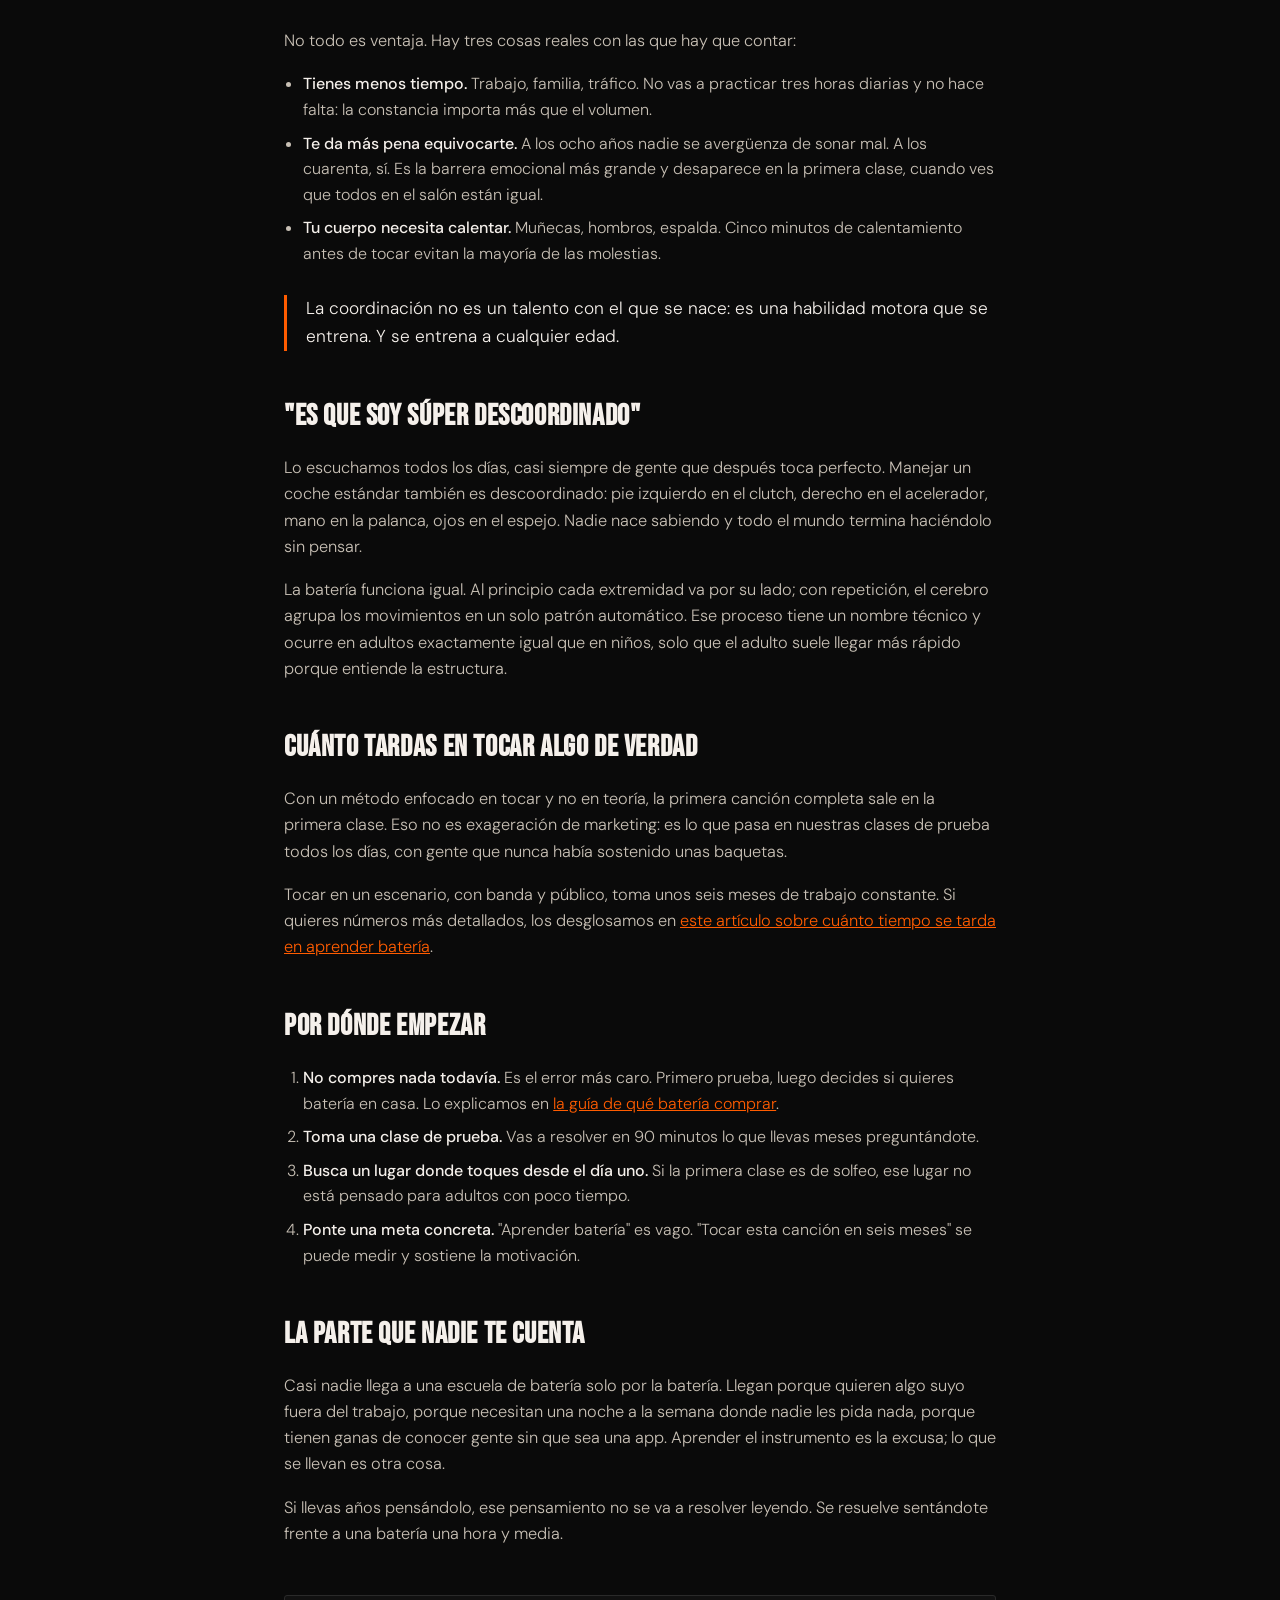
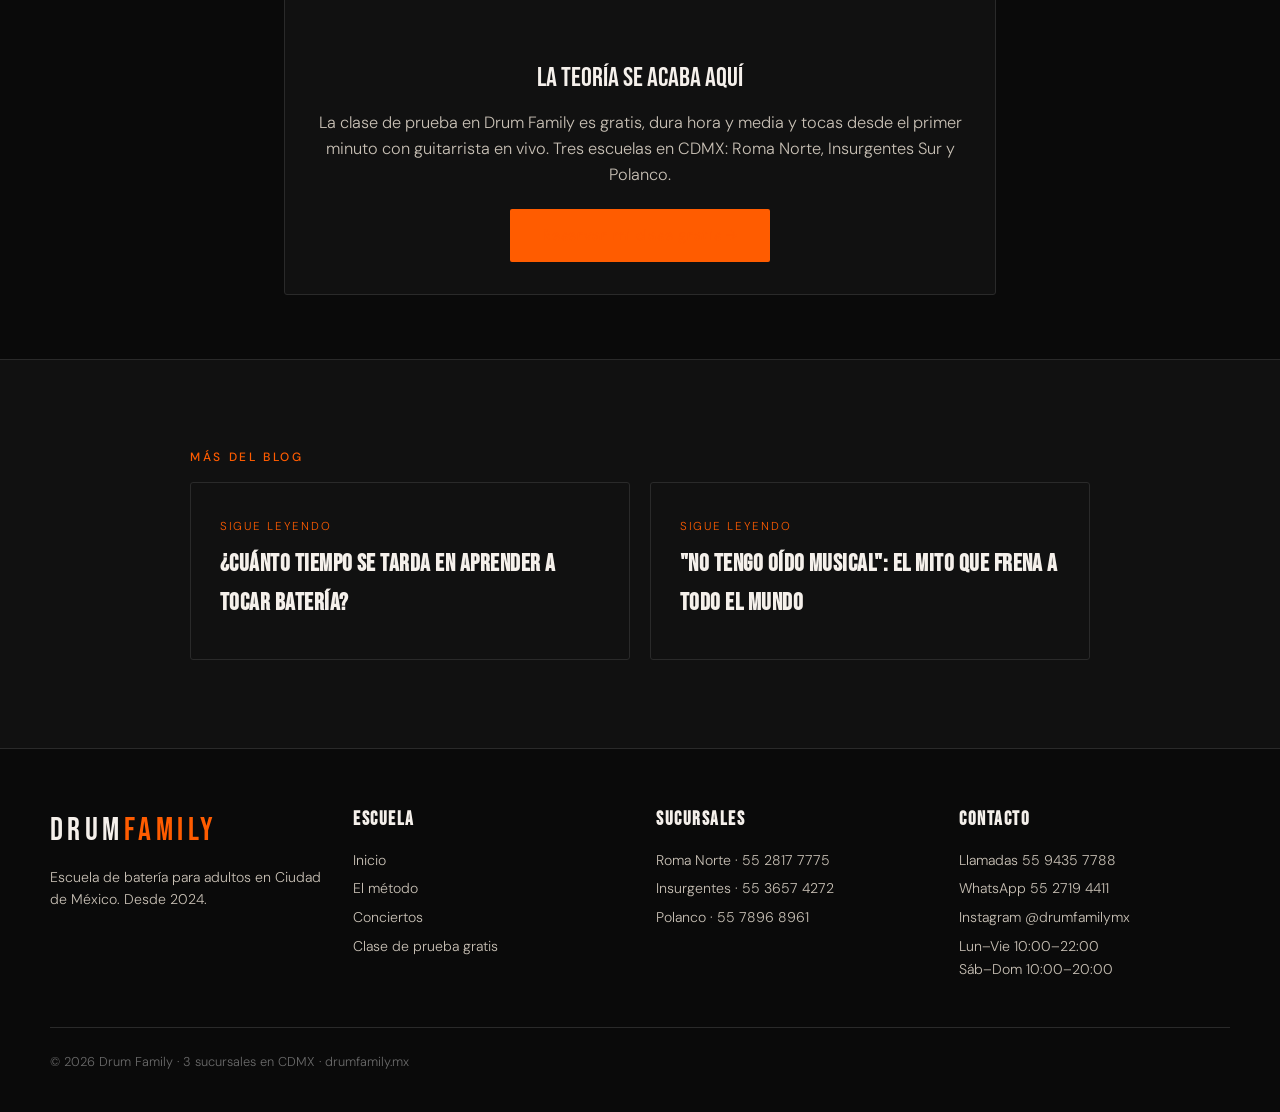
<file: aprender-bateria-de-adulto.html>
<!DOCTYPE html>
<html lang="es-MX">
<head>
<meta charset="UTF-8">
<meta name="viewport" content="width=device-width, initial-scale=1.0">
<title>¿Se Puede Aprender a Tocar Batería de Adulto? | Drum Family</title>
<meta name="description" content="Sí, y probablemente más rápido de lo que crees. Por qué la edad no es el problema, qué cambia cuando aprendes de grande y cómo empezar sin experiencia previa.">
<link rel="canonical" href="https://drumfamily.mx/aprender-bateria-de-adulto.html">
<meta property="og:type" content="article">
<meta property="og:title" content="¿Se Puede Aprender a Tocar Batería de Adulto? | Drum Family">
<meta property="og:description" content="Sí, y probablemente más rápido de lo que crees. Por qué la edad no es el problema, qué cambia cuando aprendes de grande y cómo empezar sin experiencia previa.">
<meta property="og:url" content="https://drumfamily.mx/aprender-bateria-de-adulto.html">
<meta property="og:image" content="https://drumfamily.mx/assets/hero-bg.jpg">
<link rel="preconnect" href="https://fonts.googleapis.com">
<link rel="preconnect" href="https://fonts.gstatic.com" crossorigin>
<link href="https://fonts.googleapis.com/css2?family=Bebas+Neue&family=DM+Sans:wght@300;400;500&display=swap" rel="stylesheet">
<link rel="stylesheet" href="assets/site.css">
</head>
<body>

<nav>
  <a href="/" class="nav-logo">DRUM<span>FAMILY</span></a>
  <div class="nav-links">
    <a href="/">Inicio</a>
    <a href="/#metodo">El método</a>
    <a href="/#conciertos">Conciertos</a>
    <a href="blog.html" aria-current="page">Blog</a>
    <a href="clase-de-prueba.html" class="nav-cta">Clase gratis</a>
  </div>
</nav>

<article class="article">
  <h1>¿Se puede aprender a tocar batería siendo adulto?</h1>
  <p class="meta">Drum Family · Blog</p>

  <p>Es la pregunta que más nos llega por WhatsApp, casi siempre con la misma redacción: <em>"tengo 38 años y nunca he tocado nada, ¿todavía estoy a tiempo?"</em>. A veces son 45, a veces 52, a veces 26 y la persona ya se siente vieja para empezar.</p>

  <p>La respuesta corta es sí. La respuesta larga es más interesante: los adultos no solo pueden aprender batería, sino que tienen ventajas que un niño de ocho años no tiene. El problema nunca es la edad. El problema es casi siempre el método.</p>

  <h2>De dónde viene la idea de que "ya es tarde"</h2>

  <p>La creencia de que la música se aprende de niño o no se aprende viene del modelo de conservatorio: solfeo, escalas, años de teoría antes de tocar algo que suene a canción. Ese modelo está diseñado para formar músicos profesionales desde la infancia, y sí, ahí la edad importa.</p>

  <p>Pero tú no quieres ser concertista. Quieres tocar. Son dos objetivos completamente distintos y necesitan caminos distintos. Medir tu posibilidad de aprender batería con la vara del conservatorio es como decidir que no puedes aprender a cocinar porque no vas a ganar una estrella Michelin.</p>

  <h2>Lo que un adulto tiene a favor</h2>

  <h3>Entiendes lo que estás haciendo</h3>
  <p>Un niño imita. Un adulto pregunta por qué el pie va ahí y por qué ese golpe cae en ese momento. Cuando entiendes la lógica de un ritmo, lo reproduces en otras canciones sin tener que memorizarlo de nuevo. Eso acelera muchísimo el avance.</p>

  <h3>Sabes por qué estás ahí</h3>
  <p>Nadie te llevó a la fuerza. Llegaste porque quisiste, y esa diferencia de motivación se nota en cada clase. La deserción en escuelas de música infantil es altísima justamente porque el alumno no eligió estar ahí.</p>

  <h3>Ya conoces la música</h3>
  <p>Llevas décadas escuchando canciones. Tu oído ya tiene grabados los patrones del rock, del pop, del funk, aunque no sepas nombrarlos. Cuando un maestro te dice "esto es lo que hace la batería en esa rola que te gusta", no estás aprendiendo de cero: estás poniéndole nombre y manos a algo que ya reconocías.</p>

  <h3>La batería perdona</h3>
  <p>En violín, una nota mal afinada suena mal de inmediato. En batería, si golpeas el tambor, suena. El instrumento produce un resultado decente desde el primer contacto. Por eso es de los instrumentos más agradecidos para empezar de grande: el primer día ya suena a algo.</p>

  <h2>Lo que sí es distinto cuando aprendes de adulto</h2>

  <p>No todo es ventaja. Hay tres cosas reales con las que hay que contar:</p>

  <ul>
    <li><strong>Tienes menos tiempo.</strong> Trabajo, familia, tráfico. No vas a practicar tres horas diarias y no hace falta: la constancia importa más que el volumen.</li>
    <li><strong>Te da más pena equivocarte.</strong> A los ocho años nadie se avergüenza de sonar mal. A los cuarenta, sí. Es la barrera emocional más grande y desaparece en la primera clase, cuando ves que todos en el salón están igual.</li>
    <li><strong>Tu cuerpo necesita calentar.</strong> Muñecas, hombros, espalda. Cinco minutos de calentamiento antes de tocar evitan la mayoría de las molestias.</li>
  </ul>

  <blockquote>La coordinación no es un talento con el que se nace: es una habilidad motora que se entrena. Y se entrena a cualquier edad.</blockquote>

  <h2>"Es que soy súper descoordinado"</h2>

  <p>Lo escuchamos todos los días, casi siempre de gente que después toca perfecto. Manejar un coche estándar también es descoordinado: pie izquierdo en el clutch, derecho en el acelerador, mano en la palanca, ojos en el espejo. Nadie nace sabiendo y todo el mundo termina haciéndolo sin pensar.</p>

  <p>La batería funciona igual. Al principio cada extremidad va por su lado; con repetición, el cerebro agrupa los movimientos en un solo patrón automático. Ese proceso tiene un nombre técnico y ocurre en adultos exactamente igual que en niños, solo que el adulto suele llegar más rápido porque entiende la estructura.</p>

  <h2>Cuánto tardas en tocar algo de verdad</h2>

  <p>Con un método enfocado en tocar y no en teoría, la primera canción completa sale en la primera clase. Eso no es exageración de marketing: es lo que pasa en nuestras clases de prueba todos los días, con gente que nunca había sostenido unas baquetas.</p>

  <p>Tocar en un escenario, con banda y público, toma unos seis meses de trabajo constante. Si quieres números más detallados, los desglosamos en <a href="cuanto-tiempo-aprender-bateria.html">este artículo sobre cuánto tiempo se tarda en aprender batería</a>.</p>

  <h2>Por dónde empezar</h2>

  <ol>
    <li><strong>No compres nada todavía.</strong> Es el error más caro. Primero prueba, luego decides si quieres batería en casa. Lo explicamos en <a href="que-bateria-comprar-principiante.html">la guía de qué batería comprar</a>.</li>
    <li><strong>Toma una clase de prueba.</strong> Vas a resolver en 90 minutos lo que llevas meses preguntándote.</li>
    <li><strong>Busca un lugar donde toques desde el día uno.</strong> Si la primera clase es de solfeo, ese lugar no está pensado para adultos con poco tiempo.</li>
    <li><strong>Ponte una meta concreta.</strong> "Aprender batería" es vago. "Tocar esta canción en seis meses" se puede medir y sostiene la motivación.</li>
  </ol>

  <h2>La parte que nadie te cuenta</h2>

  <p>Casi nadie llega a una escuela de batería solo por la batería. Llegan porque quieren algo suyo fuera del trabajo, porque necesitan una noche a la semana donde nadie les pida nada, porque tienen ganas de conocer gente sin que sea una app. Aprender el instrumento es la excusa; lo que se llevan es otra cosa.</p>

  <p>Si llevas años pensándolo, ese pensamiento no se va a resolver leyendo. Se resuelve sentándote frente a una batería una hora y media.</p>

<div class="article-cta">
  <h3>La teoría se acaba aquí</h3>
  <p>La clase de prueba en Drum Family es gratis, dura hora y media y tocas desde el primer minuto con guitarrista en vivo. Tres escuelas en CDMX: Roma Norte, Insurgentes Sur y Polanco.</p>
  <a href="clase-de-prueba.html" class="btn-primary">Reservar mi clase gratis →</a>
</div>
</article>

<section style="background:var(--gray);border-top:1px solid var(--gray-light)">
  <div class="inner" style="max-width:900px">
    <p class="section-label">Más del blog</p>
    <div class="grid grid-2">
      <a class="post-card" href="cuanto-tiempo-aprender-bateria.html"><span class="tag">Sigue leyendo</span><h3>¿Cuánto tiempo se tarda en aprender a tocar batería?</h3></a>
      <a class="post-card" href="no-tengo-oido-musical.html"><span class="tag">Sigue leyendo</span><h3>"No tengo oído musical": el mito que frena a todo el mundo</h3></a>
    </div>
  </div>
</section>

<footer>
  <div class="footer-grid">
    <div>
      <div class="footer-logo">DRUM<span>FAMILY</span></div>
      <p>Escuela de batería para adultos en Ciudad de México. Desde 2024.</p>
    </div>
    <div>
      <h4>Escuela</h4>
      <a href="/">Inicio</a>
      <a href="/#metodo">El método</a>
      <a href="/#conciertos">Conciertos</a>
      <a href="clase-de-prueba.html">Clase de prueba gratis</a>
    </div>
    <div>
      <h4>Sucursales</h4>
      <a href="https://wa.me/525528177775" target="_blank" rel="noopener">Roma Norte · 55 2817 7775</a>
      <a href="https://wa.me/525536574272" target="_blank" rel="noopener">Insurgentes · 55 3657 4272</a>
      <a href="https://wa.me/525578968961" target="_blank" rel="noopener">Polanco · 55 7896 8961</a>
    </div>
    <div>
      <h4>Contacto</h4>
      <a href="tel:+525594357788">Llamadas 55 9435 7788</a>
      <a href="https://wa.me/525527194411" target="_blank" rel="noopener">WhatsApp 55 2719 4411</a>
      <a href="https://www.instagram.com/drumfamilymx" target="_blank" rel="noopener">Instagram @drumfamilymx</a>
      <p>Lun–Vie 10:00–22:00<br>Sáb–Dom 10:00–20:00</p>
    </div>
  </div>
  <div class="footer-copy">© 2026 Drum Family · 3 sucursales en CDMX · drumfamily.mx</div>
</footer>

<script type="application/ld+json">
{
  "@context": "https://schema.org",
  "@type": "Article",
  "headline": "¿Se puede aprender a tocar batería siendo adulto?",
  "description": "Sí, y probablemente más rápido de lo que crees. Por qué la edad no es el problema, qué cambia cuando aprendes de grande y cómo empezar sin experiencia previa.",
  "datePublished": "2026-09-02",
  "dateModified": "2026-09-02",
  "inLanguage": "es-MX",
  "mainEntityOfPage": {
    "@type": "WebPage",
    "@id": "https://drumfamily.mx/aprender-bateria-de-adulto.html"
  },
  "author": {
    "@type": "Organization",
    "name": "Drum Family"
  },
  "publisher": {
    "@type": "Organization",
    "name": "Drum Family",
    "logo": {
      "@type": "ImageObject",
      "url": "https://drumfamily.mx/assets/logo.png"
    }
  },
  "image": "https://drumfamily.mx/assets/hero-bg.jpg"
}
</script>

</body>
</html>
</file>
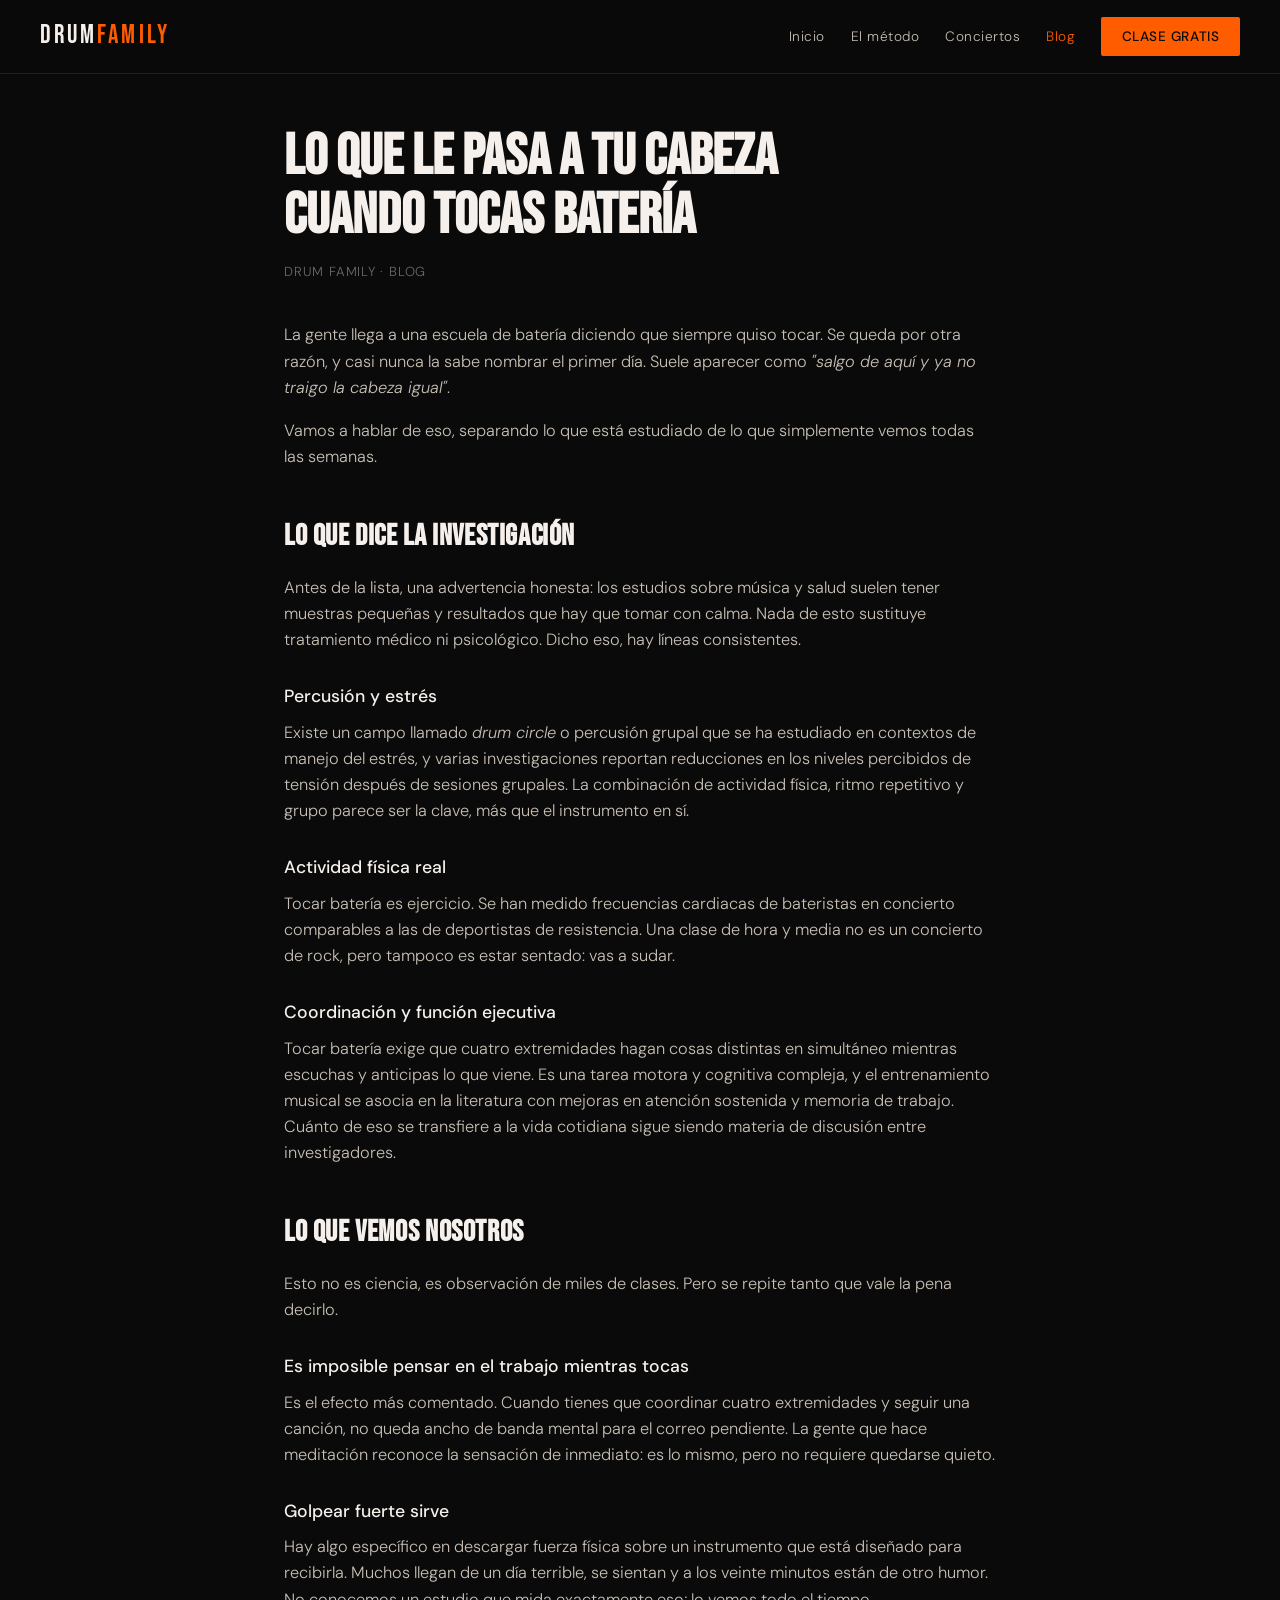
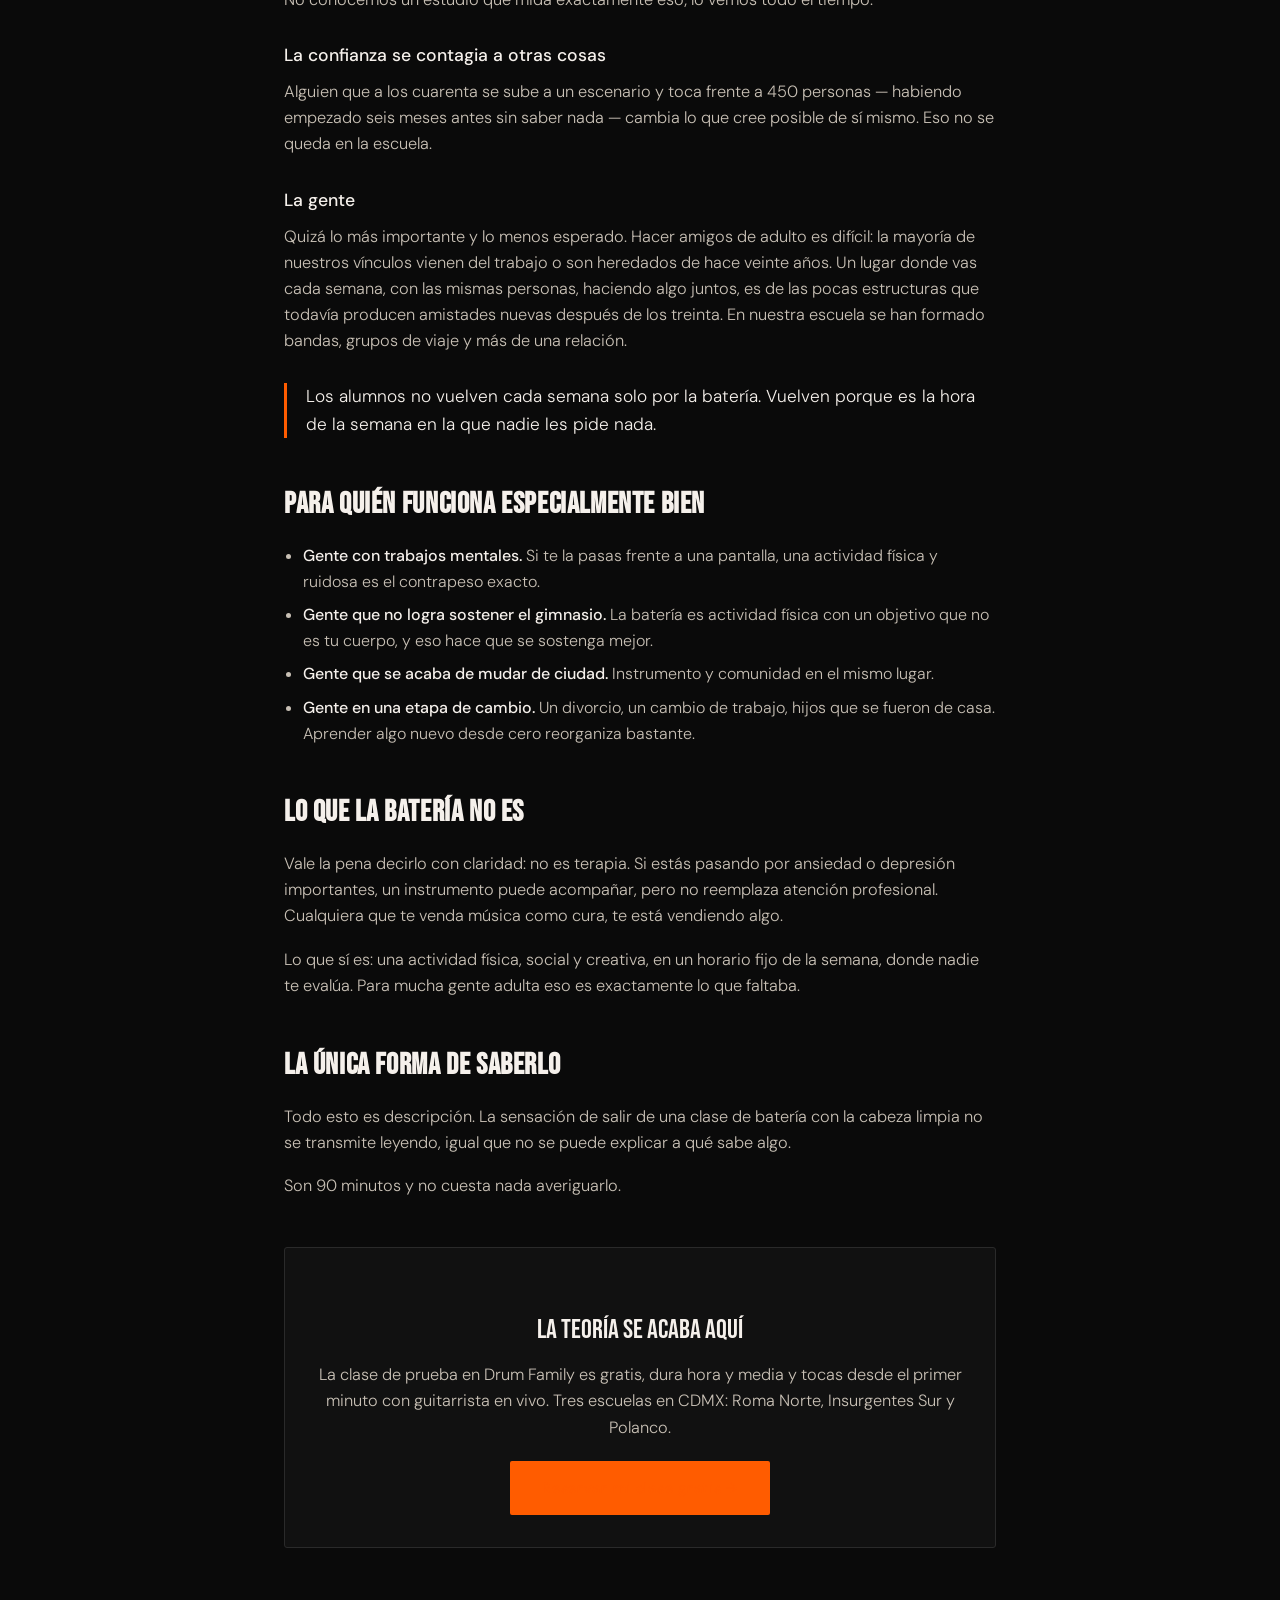
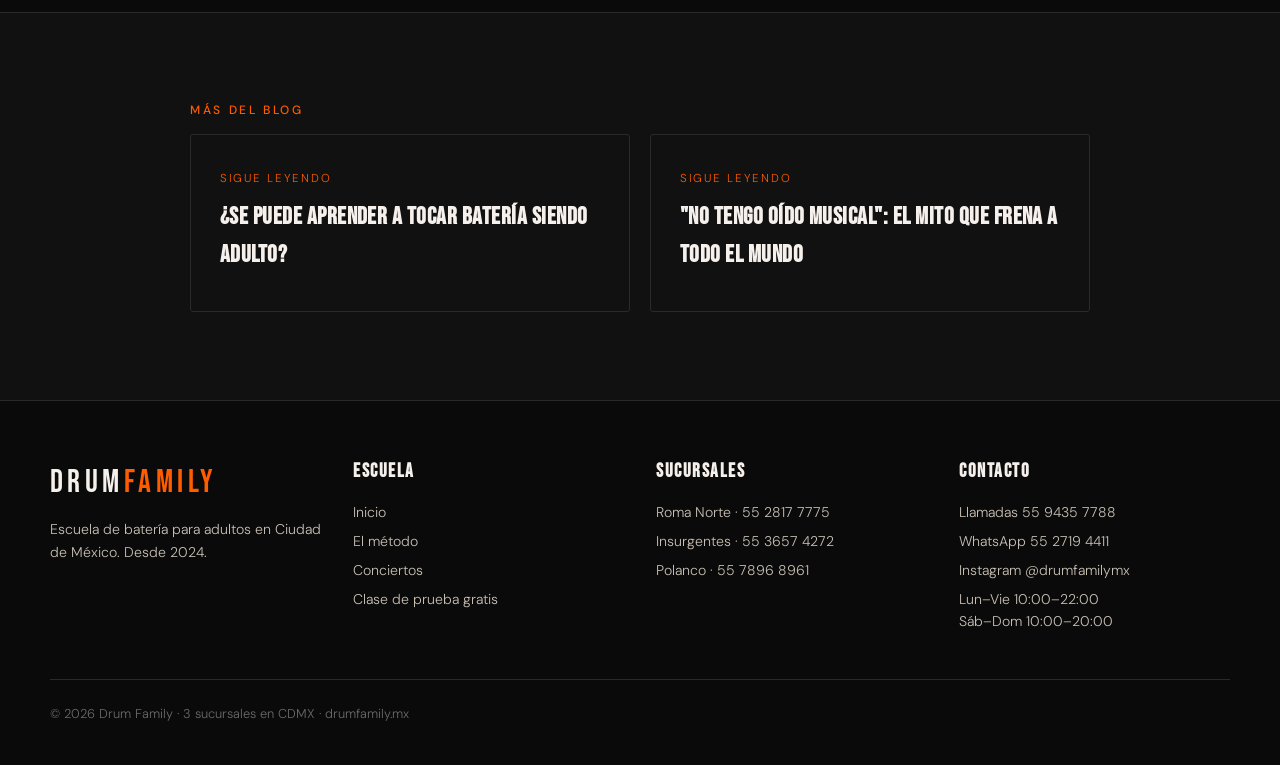
<file: beneficios-tocar-bateria.html>
<!DOCTYPE html>
<html lang="es-MX">
<head>
<meta charset="UTF-8">
<meta name="viewport" content="width=device-width, initial-scale=1.0">
<title>Beneficios de Tocar Batería para la Mente y el Cuerpo | Drum Family</title>
<meta name="description" content="Estrés, coordinación, memoria y esa sensación de salir de una clase con la cabeza limpia. Qué dice la evidencia sobre tocar batería y qué vemos en la escuela.">
<link rel="canonical" href="https://drumfamily.mx/beneficios-tocar-bateria.html">
<meta property="og:type" content="article">
<meta property="og:title" content="Beneficios de Tocar Batería para la Mente y el Cuerpo | Drum Family">
<meta property="og:description" content="Estrés, coordinación, memoria y esa sensación de salir de una clase con la cabeza limpia. Qué dice la evidencia sobre tocar batería y qué vemos en la escuela.">
<meta property="og:url" content="https://drumfamily.mx/beneficios-tocar-bateria.html">
<meta property="og:image" content="https://drumfamily.mx/assets/hero-bg.jpg">
<link rel="preconnect" href="https://fonts.googleapis.com">
<link rel="preconnect" href="https://fonts.gstatic.com" crossorigin>
<link href="https://fonts.googleapis.com/css2?family=Bebas+Neue&family=DM+Sans:wght@300;400;500&display=swap" rel="stylesheet">
<link rel="stylesheet" href="assets/site.css">
</head>
<body>

<nav>
  <a href="/" class="nav-logo">DRUM<span>FAMILY</span></a>
  <div class="nav-links">
    <a href="/">Inicio</a>
    <a href="/#metodo">El método</a>
    <a href="/#conciertos">Conciertos</a>
    <a href="blog.html" aria-current="page">Blog</a>
    <a href="clase-de-prueba.html" class="nav-cta">Clase gratis</a>
  </div>
</nav>

<article class="article">
  <h1>Lo que le pasa a tu cabeza<br>cuando tocas batería</h1>
  <p class="meta">Drum Family · Blog</p>

  <p>La gente llega a una escuela de batería diciendo que siempre quiso tocar. Se queda por otra razón, y casi nunca la sabe nombrar el primer día. Suele aparecer como <em>"salgo de aquí y ya no traigo la cabeza igual"</em>.</p>

  <p>Vamos a hablar de eso, separando lo que está estudiado de lo que simplemente vemos todas las semanas.</p>

  <h2>Lo que dice la investigación</h2>

  <p>Antes de la lista, una advertencia honesta: los estudios sobre música y salud suelen tener muestras pequeñas y resultados que hay que tomar con calma. Nada de esto sustituye tratamiento médico ni psicológico. Dicho eso, hay líneas consistentes.</p>

  <h3>Percusión y estrés</h3>
  <p>Existe un campo llamado <em>drum circle</em> o percusión grupal que se ha estudiado en contextos de manejo del estrés, y varias investigaciones reportan reducciones en los niveles percibidos de tensión después de sesiones grupales. La combinación de actividad física, ritmo repetitivo y grupo parece ser la clave, más que el instrumento en sí.</p>

  <h3>Actividad física real</h3>
  <p>Tocar batería es ejercicio. Se han medido frecuencias cardiacas de bateristas en concierto comparables a las de deportistas de resistencia. Una clase de hora y media no es un concierto de rock, pero tampoco es estar sentado: vas a sudar.</p>

  <h3>Coordinación y función ejecutiva</h3>
  <p>Tocar batería exige que cuatro extremidades hagan cosas distintas en simultáneo mientras escuchas y anticipas lo que viene. Es una tarea motora y cognitiva compleja, y el entrenamiento musical se asocia en la literatura con mejoras en atención sostenida y memoria de trabajo. Cuánto de eso se transfiere a la vida cotidiana sigue siendo materia de discusión entre investigadores.</p>

  <h2>Lo que vemos nosotros</h2>

  <p>Esto no es ciencia, es observación de miles de clases. Pero se repite tanto que vale la pena decirlo.</p>

  <h3>Es imposible pensar en el trabajo mientras tocas</h3>
  <p>Es el efecto más comentado. Cuando tienes que coordinar cuatro extremidades y seguir una canción, no queda ancho de banda mental para el correo pendiente. La gente que hace meditación reconoce la sensación de inmediato: es lo mismo, pero no requiere quedarse quieto.</p>

  <h3>Golpear fuerte sirve</h3>
  <p>Hay algo específico en descargar fuerza física sobre un instrumento que está diseñado para recibirla. Muchos llegan de un día terrible, se sientan y a los veinte minutos están de otro humor. No conocemos un estudio que mida exactamente eso; lo vemos todo el tiempo.</p>

  <h3>La confianza se contagia a otras cosas</h3>
  <p>Alguien que a los cuarenta se sube a un escenario y toca frente a 450 personas — habiendo empezado seis meses antes sin saber nada — cambia lo que cree posible de sí mismo. Eso no se queda en la escuela.</p>

  <h3>La gente</h3>
  <p>Quizá lo más importante y lo menos esperado. Hacer amigos de adulto es difícil: la mayoría de nuestros vínculos vienen del trabajo o son heredados de hace veinte años. Un lugar donde vas cada semana, con las mismas personas, haciendo algo juntos, es de las pocas estructuras que todavía producen amistades nuevas después de los treinta. En nuestra escuela se han formado bandas, grupos de viaje y más de una relación.</p>

  <blockquote>Los alumnos no vuelven cada semana solo por la batería. Vuelven porque es la hora de la semana en la que nadie les pide nada.</blockquote>

  <h2>Para quién funciona especialmente bien</h2>

  <ul>
    <li><strong>Gente con trabajos mentales.</strong> Si te la pasas frente a una pantalla, una actividad física y ruidosa es el contrapeso exacto.</li>
    <li><strong>Gente que no logra sostener el gimnasio.</strong> La batería es actividad física con un objetivo que no es tu cuerpo, y eso hace que se sostenga mejor.</li>
    <li><strong>Gente que se acaba de mudar de ciudad.</strong> Instrumento y comunidad en el mismo lugar.</li>
    <li><strong>Gente en una etapa de cambio.</strong> Un divorcio, un cambio de trabajo, hijos que se fueron de casa. Aprender algo nuevo desde cero reorganiza bastante.</li>
  </ul>

  <h2>Lo que la batería no es</h2>

  <p>Vale la pena decirlo con claridad: no es terapia. Si estás pasando por ansiedad o depresión importantes, un instrumento puede acompañar, pero no reemplaza atención profesional. Cualquiera que te venda música como cura, te está vendiendo algo.</p>

  <p>Lo que sí es: una actividad física, social y creativa, en un horario fijo de la semana, donde nadie te evalúa. Para mucha gente adulta eso es exactamente lo que faltaba.</p>

  <h2>La única forma de saberlo</h2>

  <p>Todo esto es descripción. La sensación de salir de una clase de batería con la cabeza limpia no se transmite leyendo, igual que no se puede explicar a qué sabe algo.</p>

  <p>Son 90 minutos y no cuesta nada averiguarlo.</p>

<div class="article-cta">
  <h3>La teoría se acaba aquí</h3>
  <p>La clase de prueba en Drum Family es gratis, dura hora y media y tocas desde el primer minuto con guitarrista en vivo. Tres escuelas en CDMX: Roma Norte, Insurgentes Sur y Polanco.</p>
  <a href="clase-de-prueba.html" class="btn-primary">Reservar mi clase gratis →</a>
</div>
</article>

<section style="background:var(--gray);border-top:1px solid var(--gray-light)">
  <div class="inner" style="max-width:900px">
    <p class="section-label">Más del blog</p>
    <div class="grid grid-2">
      <a class="post-card" href="aprender-bateria-de-adulto.html"><span class="tag">Sigue leyendo</span><h3>¿Se puede aprender a tocar batería siendo adulto?</h3></a>
      <a class="post-card" href="no-tengo-oido-musical.html"><span class="tag">Sigue leyendo</span><h3>"No tengo oído musical": el mito que frena a todo el mundo</h3></a>
    </div>
  </div>
</section>

<footer>
  <div class="footer-grid">
    <div>
      <div class="footer-logo">DRUM<span>FAMILY</span></div>
      <p>Escuela de batería para adultos en Ciudad de México. Desde 2024.</p>
    </div>
    <div>
      <h4>Escuela</h4>
      <a href="/">Inicio</a>
      <a href="/#metodo">El método</a>
      <a href="/#conciertos">Conciertos</a>
      <a href="clase-de-prueba.html">Clase de prueba gratis</a>
    </div>
    <div>
      <h4>Sucursales</h4>
      <a href="https://wa.me/525528177775" target="_blank" rel="noopener">Roma Norte · 55 2817 7775</a>
      <a href="https://wa.me/525536574272" target="_blank" rel="noopener">Insurgentes · 55 3657 4272</a>
      <a href="https://wa.me/525578968961" target="_blank" rel="noopener">Polanco · 55 7896 8961</a>
    </div>
    <div>
      <h4>Contacto</h4>
      <a href="tel:+525594357788">Llamadas 55 9435 7788</a>
      <a href="https://wa.me/525527194411" target="_blank" rel="noopener">WhatsApp 55 2719 4411</a>
      <a href="https://www.instagram.com/drumfamilymx" target="_blank" rel="noopener">Instagram @drumfamilymx</a>
      <p>Lun–Vie 10:00–22:00<br>Sáb–Dom 10:00–20:00</p>
    </div>
  </div>
  <div class="footer-copy">© 2026 Drum Family · 3 sucursales en CDMX · drumfamily.mx</div>
</footer>

<script type="application/ld+json">
{
  "@context": "https://schema.org",
  "@type": "Article",
  "headline": "Lo que le pasa a tu cabeza cuando tocas batería",
  "description": "Estrés, coordinación, memoria y esa sensación de salir de una clase con la cabeza limpia. Qué dice la evidencia sobre tocar batería y qué vemos en la escuela.",
  "datePublished": "2026-09-02",
  "dateModified": "2026-09-02",
  "inLanguage": "es-MX",
  "mainEntityOfPage": {
    "@type": "WebPage",
    "@id": "https://drumfamily.mx/beneficios-tocar-bateria.html"
  },
  "author": {
    "@type": "Organization",
    "name": "Drum Family"
  },
  "publisher": {
    "@type": "Organization",
    "name": "Drum Family",
    "logo": {
      "@type": "ImageObject",
      "url": "https://drumfamily.mx/assets/logo.png"
    }
  },
  "image": "https://drumfamily.mx/assets/hero-bg.jpg"
}
</script>

</body>
</html>
</file>
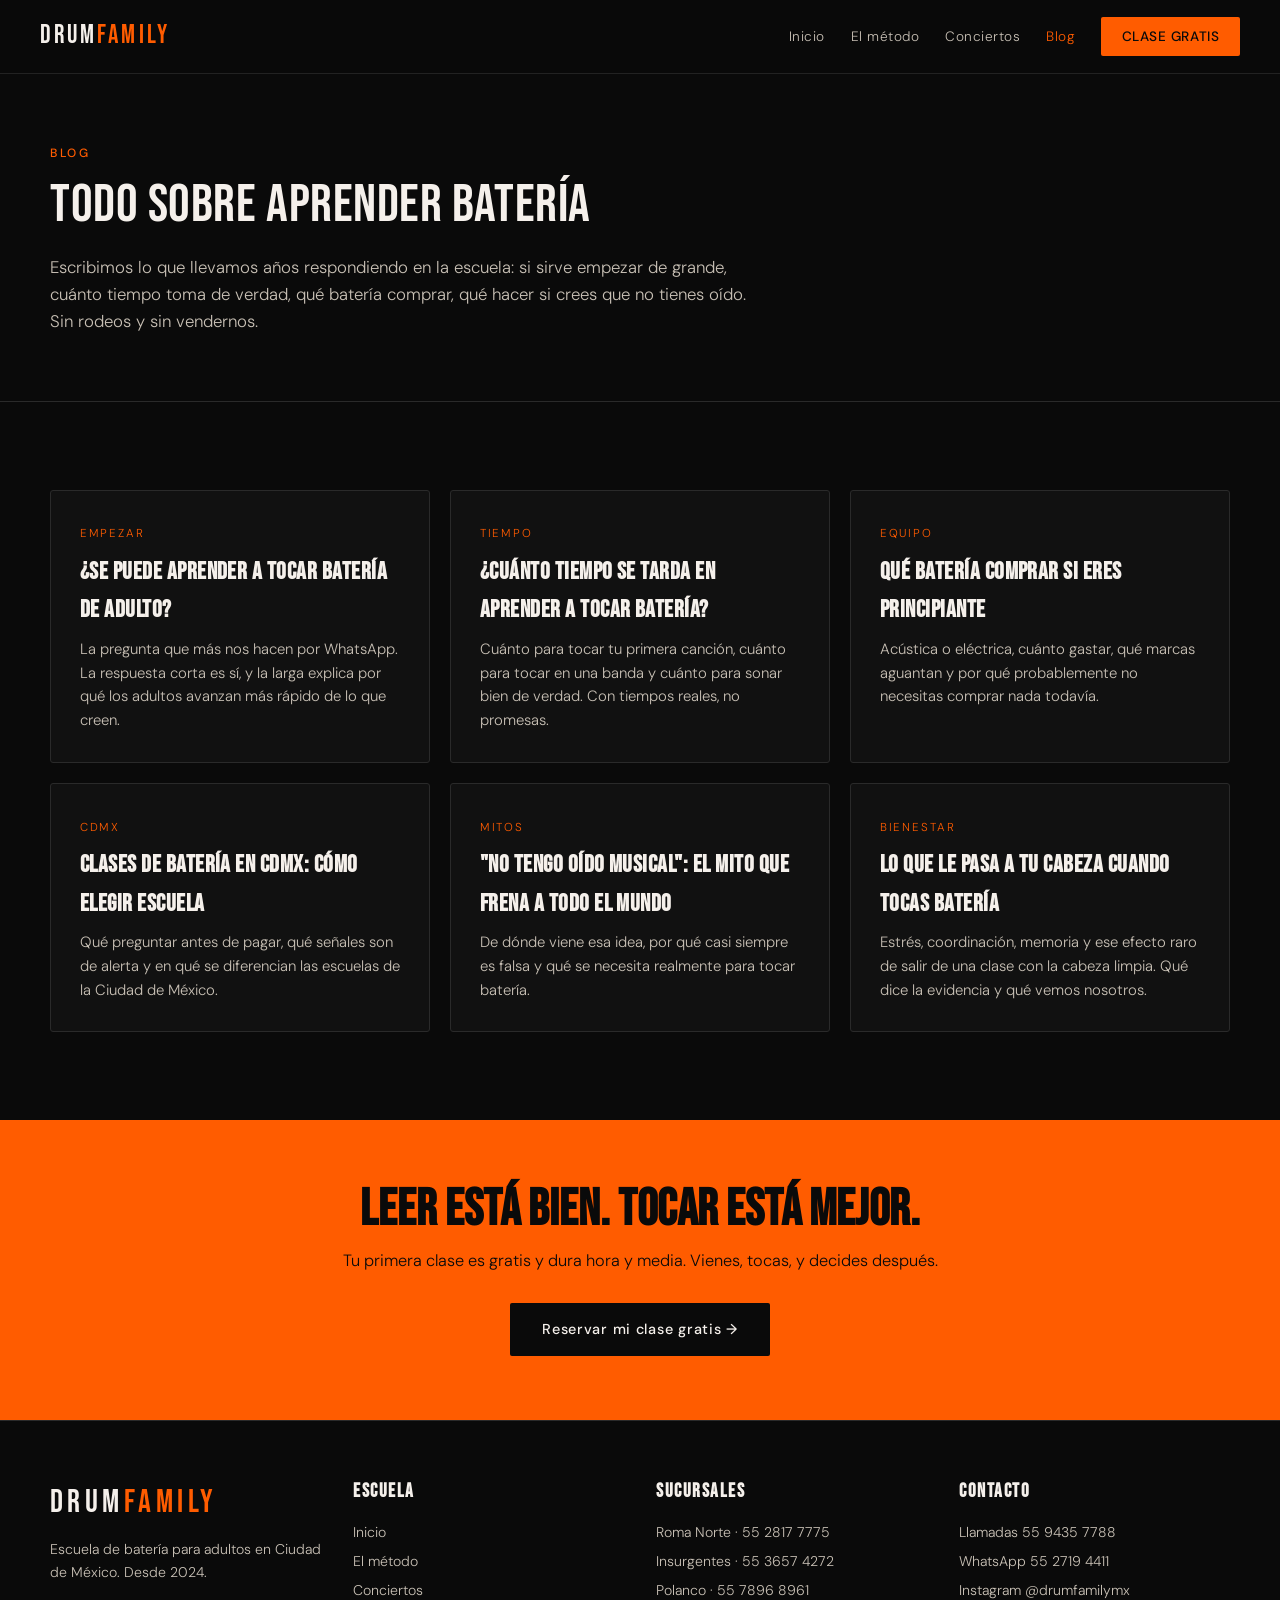
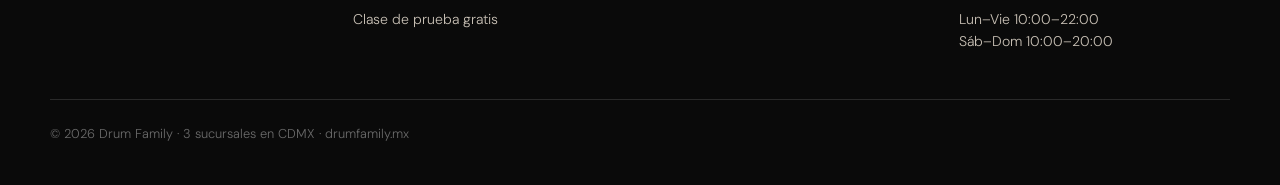
<file: blog.html>
<!DOCTYPE html>
<html lang="es-MX">
<head>
<meta charset="UTF-8">
<meta name="viewport" content="width=device-width, initial-scale=1.0">
<title>Blog de Batería | Aprender a Tocar Batería en CDMX — Drum Family</title>
<meta name="description" content="Artículos sobre cómo aprender a tocar batería siendo adulto: por dónde empezar, cuánto tiempo toma, qué batería comprar, cómo elegir escuela en CDMX y qué hacer si crees que no tienes oído.">
<link rel="canonical" href="https://drumfamily.mx/blog.html">
<meta property="og:type" content="website">
<meta property="og:title" content="Blog de batería — Drum Family">
<meta property="og:description" content="Todo lo que necesitas saber para empezar a tocar batería siendo adulto.">
<meta property="og:url" content="https://drumfamily.mx/blog.html">
<meta property="og:image" content="https://drumfamily.mx/assets/hero-bg.jpg">
<link rel="preconnect" href="https://fonts.googleapis.com">
<link rel="preconnect" href="https://fonts.gstatic.com" crossorigin>
<link href="https://fonts.googleapis.com/css2?family=Bebas+Neue&family=DM+Sans:wght@300;400;500&display=swap" rel="stylesheet">
<link rel="stylesheet" href="assets/site.css">
</head>
<body>

<nav>
  <a href="/" class="nav-logo">DRUM<span>FAMILY</span></a>
  <div class="nav-links">
    <a href="/">Inicio</a>
    <a href="/#metodo">El método</a>
    <a href="/#conciertos">Conciertos</a>
    <a href="blog.html" aria-current="page">Blog</a>
    <a href="clase-de-prueba.html" class="nav-cta">Clase gratis</a>
  </div>
</nav>

<header class="page-head">
  <div class="inner">
    <p class="section-label">Blog</p>
    <h1 class="section-title">Todo sobre aprender batería</h1>
    <p class="lead">
      Escribimos lo que llevamos años respondiendo en la escuela: si sirve empezar de grande, cuánto tiempo toma de verdad, qué batería comprar, qué hacer si crees que no tienes oído. Sin rodeos y sin vendernos.
    </p>
  </div>
</header>

<section>
  <div class="inner">
    <div class="grid grid-2">

      <a class="post-card" href="aprender-bateria-de-adulto.html">
        <span class="tag">Empezar</span>
        <h3>¿Se puede aprender a tocar batería de adulto?</h3>
        <p>La pregunta que más nos hacen por WhatsApp. La respuesta corta es sí, y la larga explica por qué los adultos avanzan más rápido de lo que creen.</p>
      </a>

      <a class="post-card" href="cuanto-tiempo-aprender-bateria.html">
        <span class="tag">Tiempo</span>
        <h3>¿Cuánto tiempo se tarda en aprender a tocar batería?</h3>
        <p>Cuánto para tocar tu primera canción, cuánto para tocar en una banda y cuánto para sonar bien de verdad. Con tiempos reales, no promesas.</p>
      </a>

      <a class="post-card" href="que-bateria-comprar-principiante.html">
        <span class="tag">Equipo</span>
        <h3>Qué batería comprar si eres principiante</h3>
        <p>Acústica o eléctrica, cuánto gastar, qué marcas aguantan y por qué probablemente no necesitas comprar nada todavía.</p>
      </a>

      <a class="post-card" href="clases-de-bateria-cdmx-como-elegir.html">
        <span class="tag">CDMX</span>
        <h3>Clases de batería en CDMX: cómo elegir escuela</h3>
        <p>Qué preguntar antes de pagar, qué señales son de alerta y en qué se diferencian las escuelas de la Ciudad de México.</p>
      </a>

      <a class="post-card" href="no-tengo-oido-musical.html">
        <span class="tag">Mitos</span>
        <h3>"No tengo oído musical": el mito que frena a todo el mundo</h3>
        <p>De dónde viene esa idea, por qué casi siempre es falsa y qué se necesita realmente para tocar batería.</p>
      </a>

      <a class="post-card" href="beneficios-tocar-bateria.html">
        <span class="tag">Bienestar</span>
        <h3>Lo que le pasa a tu cabeza cuando tocas batería</h3>
        <p>Estrés, coordinación, memoria y ese efecto raro de salir de una clase con la cabeza limpia. Qué dice la evidencia y qué vemos nosotros.</p>
      </a>

    </div>
  </div>
</section>

<div class="cta-band">
  <h2>Leer está bien. Tocar está mejor.</h2>
  <p>Tu primera clase es gratis y dura hora y media. Vienes, tocas, y decides después.</p>
  <a href="clase-de-prueba.html" class="btn-dark">Reservar mi clase gratis →</a>
</div>

<footer>
  <div class="footer-grid">
    <div>
      <div class="footer-logo">DRUM<span>FAMILY</span></div>
      <p>Escuela de batería para adultos en Ciudad de México. Desde 2024.</p>
    </div>
    <div>
      <h4>Escuela</h4>
      <a href="/">Inicio</a>
      <a href="/#metodo">El método</a>
      <a href="/#conciertos">Conciertos</a>
      <a href="clase-de-prueba.html">Clase de prueba gratis</a>
    </div>
    <div>
      <h4>Sucursales</h4>
      <a href="https://wa.me/525528177775" target="_blank" rel="noopener">Roma Norte · 55 2817 7775</a>
      <a href="https://wa.me/525536574272" target="_blank" rel="noopener">Insurgentes · 55 3657 4272</a>
      <a href="https://wa.me/525578968961" target="_blank" rel="noopener">Polanco · 55 7896 8961</a>
    </div>
    <div>
      <h4>Contacto</h4>
      <a href="tel:+525594357788">Llamadas 55 9435 7788</a>
      <a href="https://wa.me/525527194411" target="_blank" rel="noopener">WhatsApp 55 2719 4411</a>
      <a href="https://www.instagram.com/drumfamilymx" target="_blank" rel="noopener">Instagram @drumfamilymx</a>
      <p>Lun–Vie 10:00–22:00<br>Sáb–Dom 10:00–20:00</p>
    </div>
  </div>
  <div class="footer-copy">© 2026 Drum Family · 3 sucursales en CDMX · drumfamily.mx</div>
</footer>

</body>
</html>
</file>
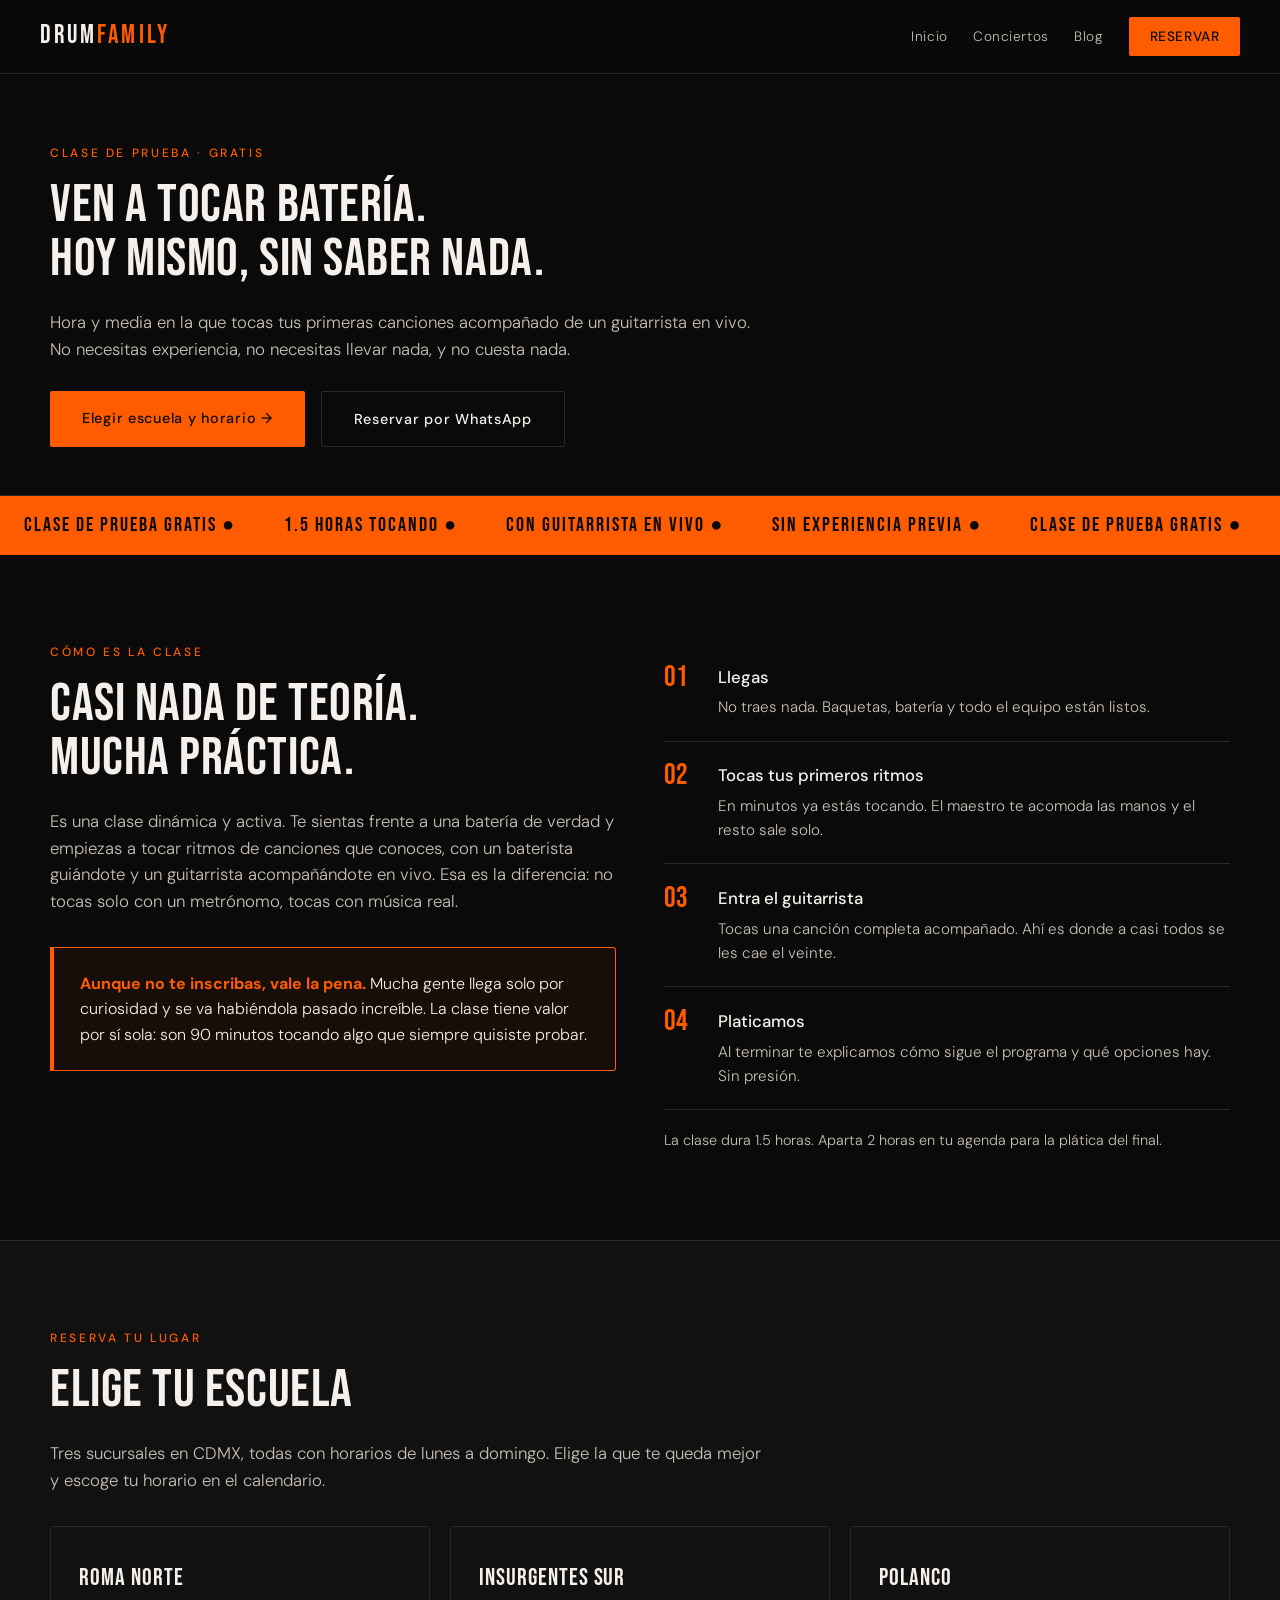
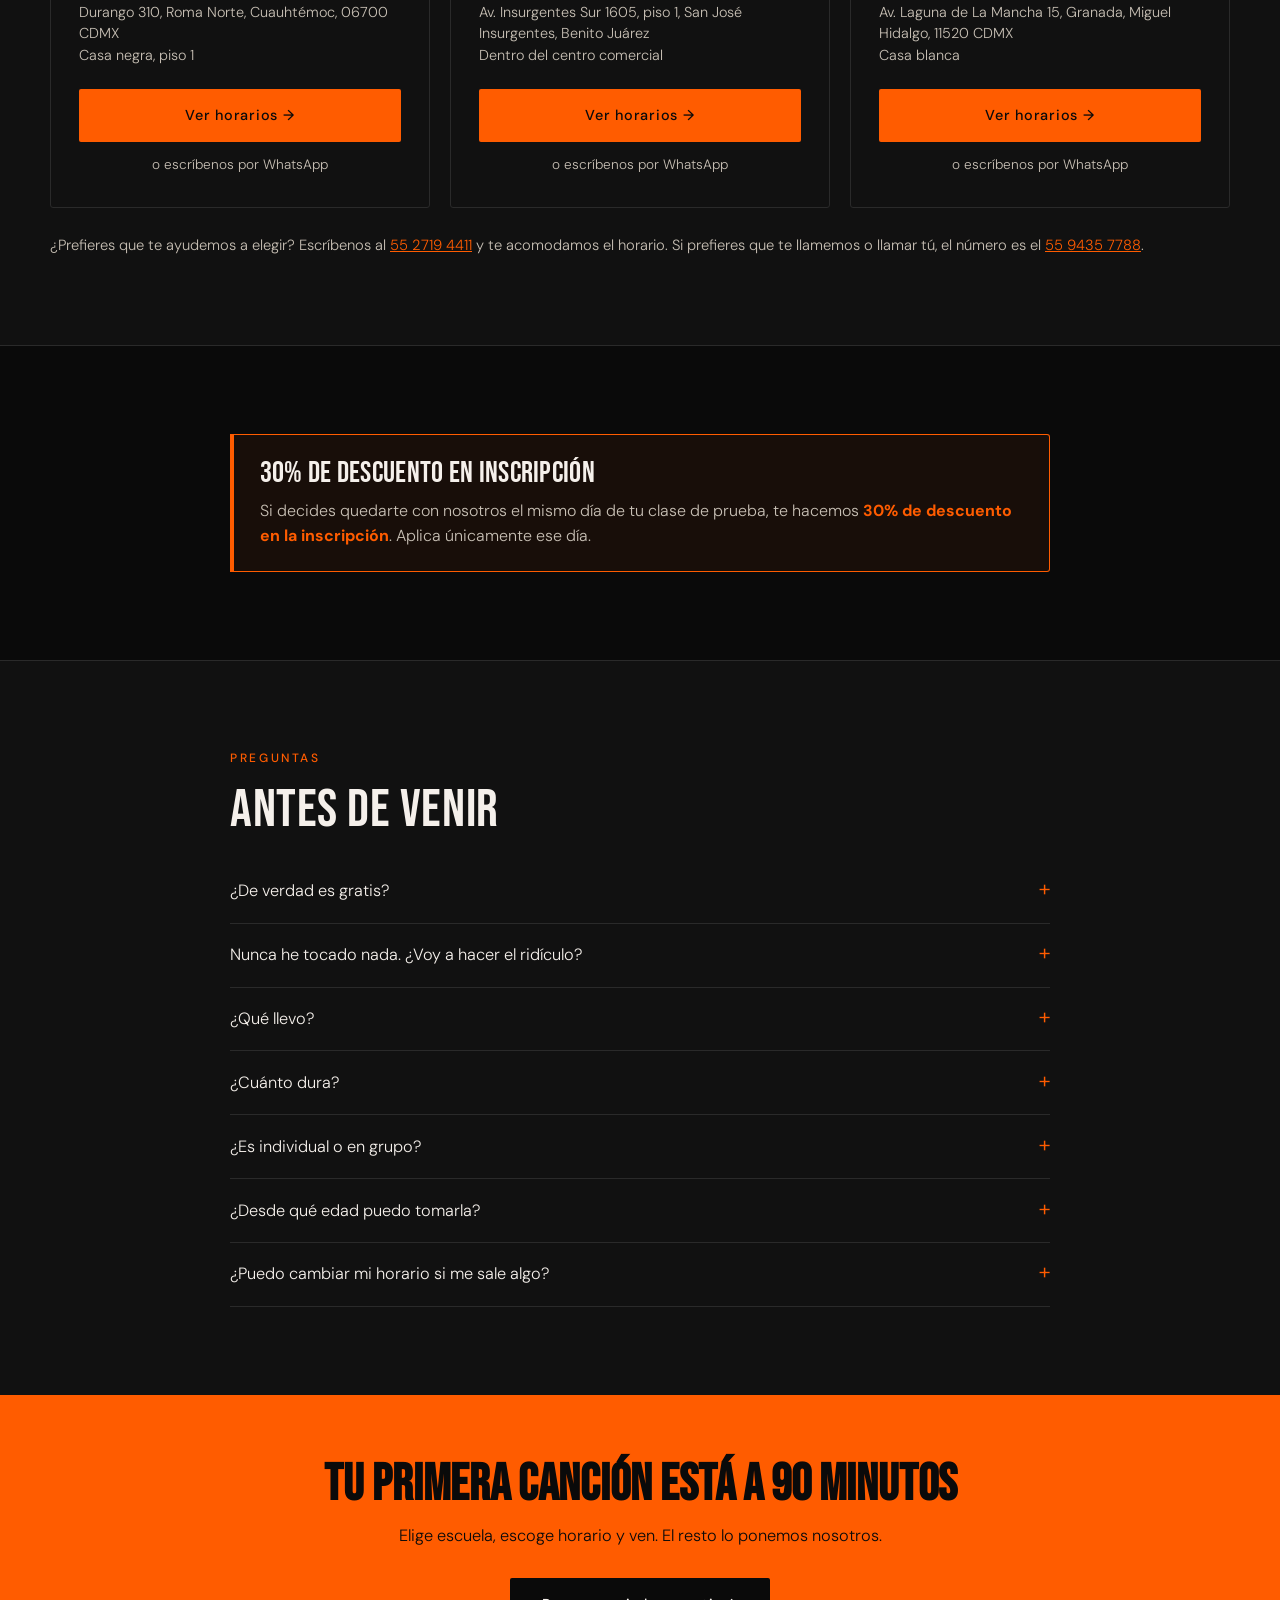
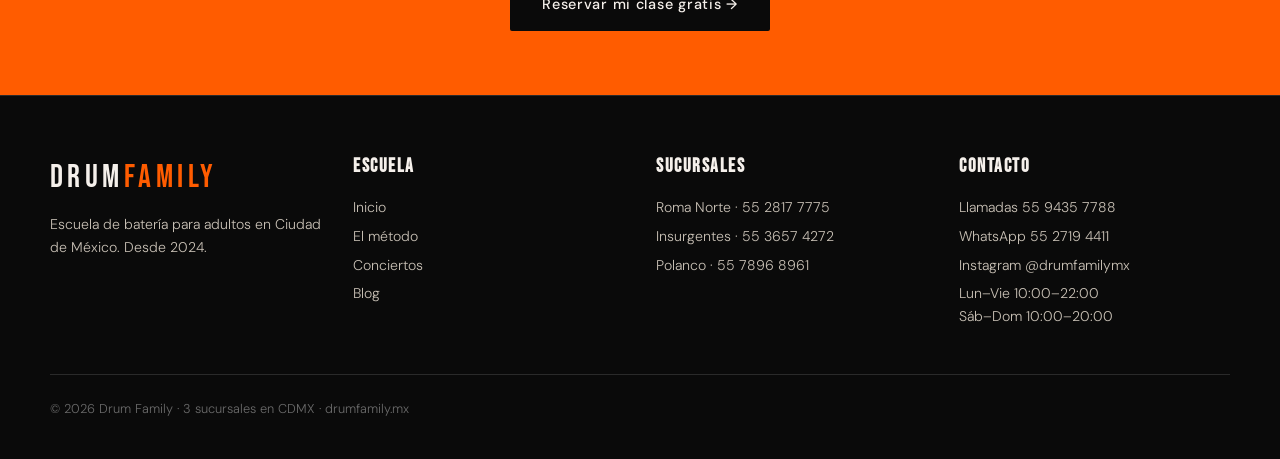
<file: clase-de-prueba.html>
<!DOCTYPE html>
<html lang="es-MX">
<head>
<meta charset="UTF-8">
<meta name="viewport" content="width=device-width, initial-scale=1.0">
<title>Clase de Batería Gratis en CDMX | Drum Family</title>
<meta name="description" content="Reserva tu clase de prueba de batería gratis en CDMX. Hora y media, con guitarrista en vivo, sin experiencia previa. Roma Norte, Insurgentes Sur y Polanco.">
<link rel="canonical" href="https://drumfamily.mx/clase-de-prueba.html">
<meta property="og:type" content="website">
<meta property="og:title" content="Clase de batería gratis en CDMX — Drum Family">
<meta property="og:description" content="Hora y media tocando tus primeras canciones, con guitarrista en vivo. Sin costo y sin experiencia previa.">
<meta property="og:url" content="https://drumfamily.mx/clase-de-prueba.html">
<meta property="og:image" content="https://drumfamily.mx/assets/hero-bg.jpg">
<link rel="preconnect" href="https://fonts.googleapis.com">
<link rel="preconnect" href="https://fonts.gstatic.com" crossorigin>
<link href="https://fonts.googleapis.com/css2?family=Bebas+Neue&family=DM+Sans:wght@300;400;500&display=swap" rel="stylesheet">
<link rel="stylesheet" href="assets/site.css">
<style>
  .book-card{background:var(--gray);border:1px solid var(--gray-light);border-radius:3px;padding:2rem 1.75rem;display:flex;flex-direction:column}
  .book-card .loc-name{margin-bottom:.3rem}
  .book-card .loc-address{flex:1;margin-bottom:1.4rem}
  .book-card .btn-primary{text-align:center}
  .book-card .wa{display:block;text-align:center;margin-top:.7rem;font-size:.85rem;color:var(--white-dim);text-decoration:none}
  .book-card .wa:hover{color:var(--orange)}
  .step{display:flex;gap:1.2rem;padding:1.3rem 0;border-bottom:1px solid var(--gray-light)}
  .step-n{font-family:'Bebas Neue',sans-serif;font-size:1.8rem;color:var(--orange);line-height:1;min-width:2.2rem}
  .step h3{font-size:1.05rem;font-weight:500;margin-bottom:.3rem}
  .step p{color:var(--white-dim);font-size:.95rem}
  .highlight{border:1px solid var(--orange);border-left:4px solid var(--orange);background:rgba(255,92,0,.06);padding:1.4rem 1.6rem;border-radius:0 3px 3px 0;margin-top:2rem}
  .highlight strong{color:var(--orange)}
</style>
</head>
<body>

<nav>
  <a href="/" class="nav-logo">DRUM<span>FAMILY</span></a>
  <div class="nav-links">
    <a href="/">Inicio</a>
    <a href="/#conciertos">Conciertos</a>
    <a href="blog.html">Blog</a>
    <a href="#reservar" class="nav-cta">Reservar</a>
  </div>
</nav>

<header class="page-head">
  <div class="inner">
    <p class="section-label">Clase de prueba · Gratis</p>
    <h1 class="section-title">Ven a tocar batería.<br>Hoy mismo, sin saber nada.</h1>
    <p class="lead">
      Hora y media en la que tocas tus primeras canciones acompañado de un guitarrista en vivo. No necesitas experiencia, no necesitas llevar nada, y no cuesta nada.
    </p>
    <div class="actions">
      <a href="#reservar" class="btn-primary">Elegir escuela y horario →</a>
      <a href="https://wa.me/525527194411?text=Hola%2C%20quiero%20reservar%20mi%20clase%20de%20prueba%20gratis" target="_blank" rel="noopener" class="btn-ghost">Reservar por WhatsApp</a>
    </div>
  </div>
</header>

<div class="ticker">
  <div class="ticker-inner">
    <span class="ticker-text">CLASE DE PRUEBA GRATIS ●</span>
    <span class="ticker-text">1.5 HORAS TOCANDO ●</span>
    <span class="ticker-text">CON GUITARRISTA EN VIVO ●</span>
    <span class="ticker-text">SIN EXPERIENCIA PREVIA ●</span>
    <span class="ticker-text">CLASE DE PRUEBA GRATIS ●</span>
    <span class="ticker-text">1.5 HORAS TOCANDO ●</span>
    <span class="ticker-text">CON GUITARRISTA EN VIVO ●</span>
    <span class="ticker-text">SIN EXPERIENCIA PREVIA ●</span>
  </div>
</div>

<!-- CÓMO ES -->
<section>
  <div class="inner split" style="display:grid;grid-template-columns:1fr 1fr;gap:3rem;align-items:start">
    <div>
      <p class="section-label">Cómo es la clase</p>
      <h2 class="section-title">Casi nada de teoría.<br>Mucha práctica.</h2>
      <p class="lead">
        Es una clase dinámica y activa. Te sientas frente a una batería de verdad y empiezas a tocar ritmos de canciones que conoces, con un baterista guiándote y un guitarrista acompañándote en vivo. Esa es la diferencia: no tocas solo con un metrónomo, tocas con música real.
      </p>
      <div class="highlight">
        <p><strong>Aunque no te inscribas, vale la pena.</strong> Mucha gente llega solo por curiosidad y se va habiéndola pasado increíble. La clase tiene valor por sí sola: son 90 minutos tocando algo que siempre quisiste probar.</p>
      </div>
    </div>
    <div>
      <div class="step"><div class="step-n">01</div><div><h3>Llegas</h3><p>No traes nada. Baquetas, batería y todo el equipo están listos.</p></div></div>
      <div class="step"><div class="step-n">02</div><div><h3>Tocas tus primeros ritmos</h3><p>En minutos ya estás tocando. El maestro te acomoda las manos y el resto sale solo.</p></div></div>
      <div class="step"><div class="step-n">03</div><div><h3>Entra el guitarrista</h3><p>Tocas una canción completa acompañado. Ahí es donde a casi todos se les cae el veinte.</p></div></div>
      <div class="step"><div class="step-n">04</div><div><h3>Platicamos</h3><p>Al terminar te explicamos cómo sigue el programa y qué opciones hay. Sin presión.</p></div></div>
      <p style="color:var(--white-dim);font-size:.9rem;margin-top:1.2rem">
        La clase dura 1.5 horas. Aparta 2 horas en tu agenda para la plática del final.
      </p>
    </div>
  </div>
</section>

<!-- RESERVAR -->
<section id="reservar" style="background:var(--gray);border-top:1px solid var(--gray-light);border-bottom:1px solid var(--gray-light)">
  <div class="inner">
    <p class="section-label">Reserva tu lugar</p>
    <h2 class="section-title">Elige tu escuela</h2>
    <p class="lead">Tres sucursales en CDMX, todas con horarios de lunes a domingo. Elige la que te queda mejor y escoge tu horario en el calendario.</p>
    <div class="grid grid-3 mt-2">
      <div class="book-card">
        <div class="loc-name">Roma Norte</div>
        <div class="loc-address">Durango 310, Roma Norte, Cuauhtémoc, 06700 CDMX<br>Casa negra, piso 1</div>
        <a class="btn-primary" href="https://calendly.com/drumclass52/durango-registrate-para-una-clase-de-bateria-g-clone-1" target="_blank" rel="noopener">Ver horarios →</a>
        <a class="wa" href="https://wa.me/525528177775?text=Hola%2C%20quiero%20mi%20clase%20de%20prueba%20en%20Roma%20Norte" target="_blank" rel="noopener">o escríbenos por WhatsApp</a>
      </div>
      <div class="book-card">
        <div class="loc-name">Insurgentes Sur</div>
        <div class="loc-address">Av. Insurgentes Sur 1605, piso 1, San José Insurgentes, Benito Juárez<br>Dentro del centro comercial</div>
        <a class="btn-primary" href="https://calendly.com/drumclass52/ins-sur-registrate-para-una-clase-de-bateria-clone" target="_blank" rel="noopener">Ver horarios →</a>
        <a class="wa" href="https://wa.me/525536574272?text=Hola%2C%20quiero%20mi%20clase%20de%20prueba%20en%20Insurgentes" target="_blank" rel="noopener">o escríbenos por WhatsApp</a>
      </div>
      <div class="book-card">
        <div class="loc-name">Polanco</div>
        <div class="loc-address">Av. Laguna de La Mancha 15, Granada, Miguel Hidalgo, 11520 CDMX<br>Casa blanca</div>
        <a class="btn-primary" href="https://calendly.com/drumclass52/polanco-registrate-para-una-clase-de-bateria-g-clone" target="_blank" rel="noopener">Ver horarios →</a>
        <a class="wa" href="https://wa.me/525578968961?text=Hola%2C%20quiero%20mi%20clase%20de%20prueba%20en%20Polanco" target="_blank" rel="noopener">o escríbenos por WhatsApp</a>
      </div>
    </div>
    <p style="color:var(--white-dim);font-size:.92rem;margin-top:1.6rem">
      ¿Prefieres que te ayudemos a elegir? Escríbenos al <a href="https://wa.me/525527194411" target="_blank" rel="noopener" style="color:var(--orange)">55 2719 4411</a> y te acomodamos el horario. Si prefieres que te llamemos o llamar tú, el número es el <a href="tel:+525594357788" style="color:var(--orange)">55 9435 7788</a>.
    </p>
  </div>
</section>

<!-- DESCUENTO -->
<section>
  <div class="inner" style="max-width:820px">
    <div class="highlight" style="margin-top:0">
      <h2 class="section-title" style="font-size:1.9rem;margin-bottom:.6rem">30% de descuento en inscripción</h2>
      <p style="color:var(--white-dim)">Si decides quedarte con nosotros el mismo día de tu clase de prueba, te hacemos <strong>30% de descuento en la inscripción</strong>. Aplica únicamente ese día.</p>
    </div>
  </div>
</section>

<!-- FAQ -->
<section style="background:var(--gray);border-top:1px solid var(--gray-light)">
  <div class="inner" style="max-width:820px">
    <p class="section-label">Preguntas</p>
    <h2 class="section-title">Antes de venir</h2>
    <details><summary>¿De verdad es gratis?</summary><p>Sí. La clase de prueba no tiene costo ni compromiso de inscripción.</p></details>
    <details><summary>Nunca he tocado nada. ¿Voy a hacer el ridículo?</summary><p>No. La mayoría llega exactamente así, y por eso la clase está diseñada para que toques desde los primeros minutos. Nadie te va a evaluar.</p></details>
    <details><summary>¿Qué llevo?</summary><p>Nada. Ropa cómoda y ya. Baquetas y batería las ponemos nosotros.</p></details>
    <details><summary>¿Cuánto dura?</summary><p>Hora y media de clase. Aparta 2 horas, porque al final platicamos contigo sobre el programa.</p></details>
    <details><summary>¿Es individual o en grupo?</summary><p>En grupo, con un baterista dando clase y un guitarrista acompañando en vivo.</p></details>
    <details><summary>¿Desde qué edad puedo tomarla?</summary><p>Desde los 14 años.</p></details>
    <details><summary>¿Puedo cambiar mi horario si me sale algo?</summary><p>Sí, escríbenos por WhatsApp a la escuela y lo movemos.</p></details>
  </div>
</section>

<div class="cta-band">
  <h2>Tu primera canción está a 90 minutos</h2>
  <p>Elige escuela, escoge horario y ven. El resto lo ponemos nosotros.</p>
  <a href="#reservar" class="btn-dark">Reservar mi clase gratis →</a>
</div>

<footer>
  <div class="footer-grid">
    <div>
      <div class="footer-logo">DRUM<span>FAMILY</span></div>
      <p>Escuela de batería para adultos en Ciudad de México. Desde 2024.</p>
    </div>
    <div>
      <h4>Escuela</h4>
      <a href="/">Inicio</a>
      <a href="/#metodo">El método</a>
      <a href="/#conciertos">Conciertos</a>
      <a href="blog.html">Blog</a>
    </div>
    <div>
      <h4>Sucursales</h4>
      <a href="https://wa.me/525528177775" target="_blank" rel="noopener">Roma Norte · 55 2817 7775</a>
      <a href="https://wa.me/525536574272" target="_blank" rel="noopener">Insurgentes · 55 3657 4272</a>
      <a href="https://wa.me/525578968961" target="_blank" rel="noopener">Polanco · 55 7896 8961</a>
    </div>
    <div>
      <h4>Contacto</h4>
      <a href="tel:+525594357788">Llamadas 55 9435 7788</a>
      <a href="https://wa.me/525527194411" target="_blank" rel="noopener">WhatsApp 55 2719 4411</a>
      <a href="https://www.instagram.com/drumfamilymx" target="_blank" rel="noopener">Instagram @drumfamilymx</a>
      <p>Lun–Vie 10:00–22:00<br>Sáb–Dom 10:00–20:00</p>
    </div>
  </div>
  <div class="footer-copy">© 2026 Drum Family · 3 sucursales en CDMX · drumfamily.mx</div>
</footer>

<script type="application/ld+json">
{
  "@context":"https://schema.org",
  "@type":"FAQPage",
  "mainEntity":[
    {"@type":"Question","name":"¿La clase de prueba de batería es gratis?","acceptedAnswer":{"@type":"Answer","text":"Sí. La clase de prueba en Drum Family no tiene costo ni compromiso de inscripción."}},
    {"@type":"Question","name":"¿Necesito experiencia previa para tomar una clase de batería?","acceptedAnswer":{"@type":"Answer","text":"No. La clase está diseñada para personas que nunca han tocado batería: desde los primeros minutos ya estás tocando ritmos de canciones conocidas."}},
    {"@type":"Question","name":"¿Qué necesito llevar a la clase?","acceptedAnswer":{"@type":"Answer","text":"Nada. Baquetas, batería y todo el equipo los pone la escuela."}},
    {"@type":"Question","name":"¿Cuánto dura la clase de prueba?","acceptedAnswer":{"@type":"Answer","text":"Hora y media de clase. Se recomienda apartar 2 horas, porque al final se platica sobre el programa."}},
    {"@type":"Question","name":"¿Desde qué edad se puede tomar clases de batería en Drum Family?","acceptedAnswer":{"@type":"Answer","text":"Desde los 14 años."}}
  ]
}
</script>

</body>
</html>
</file>
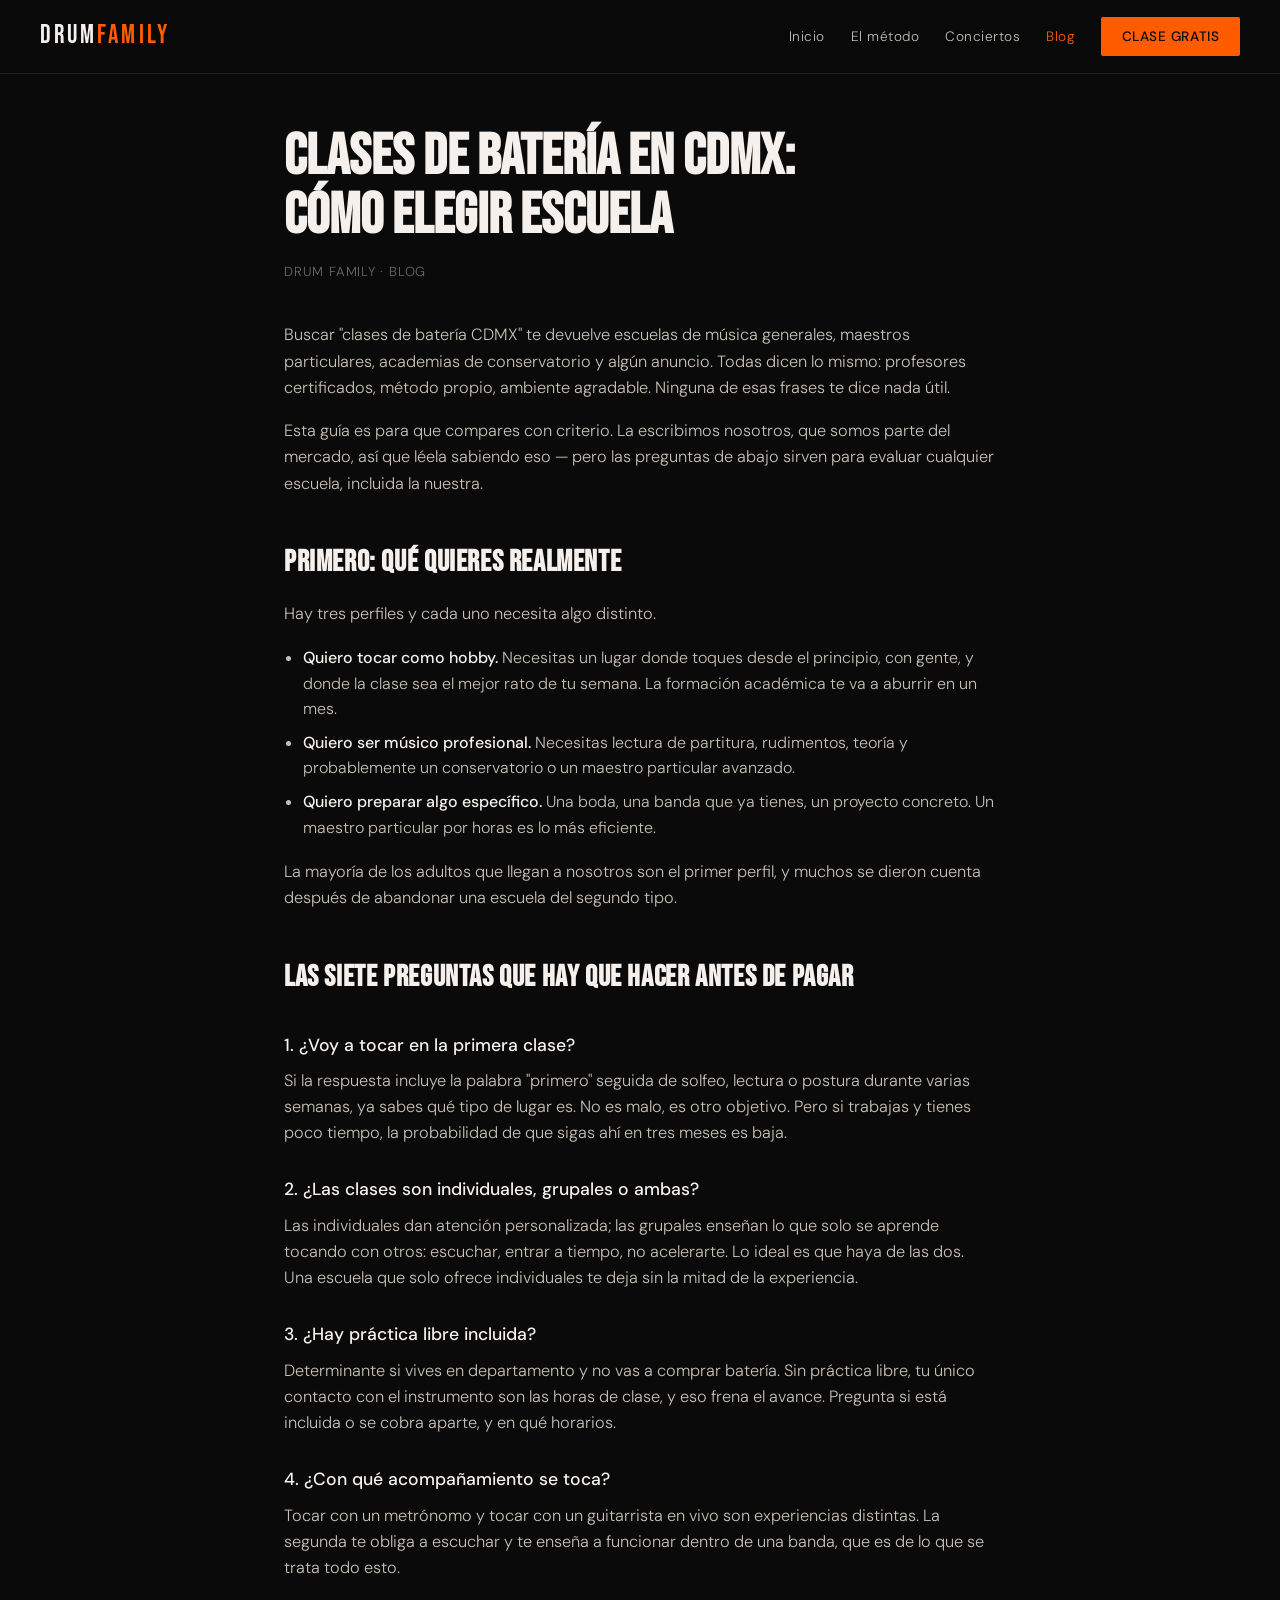
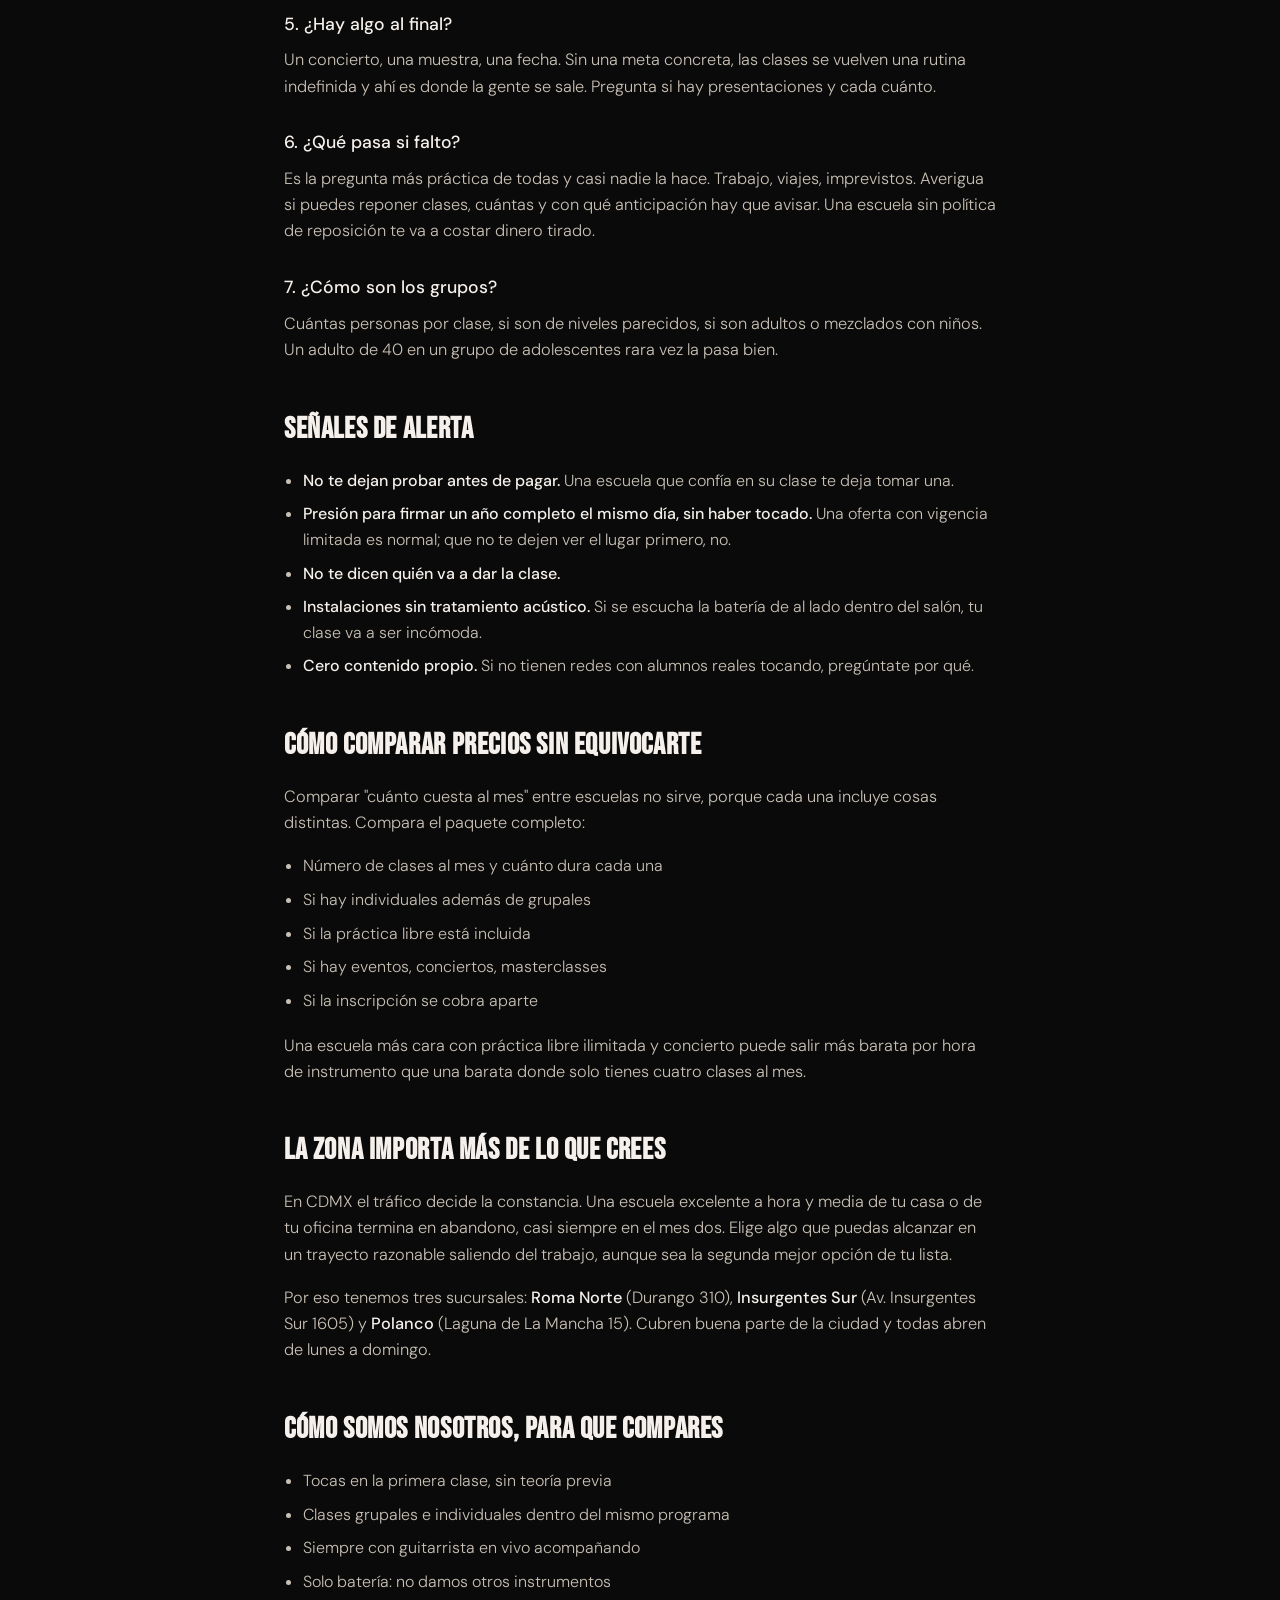
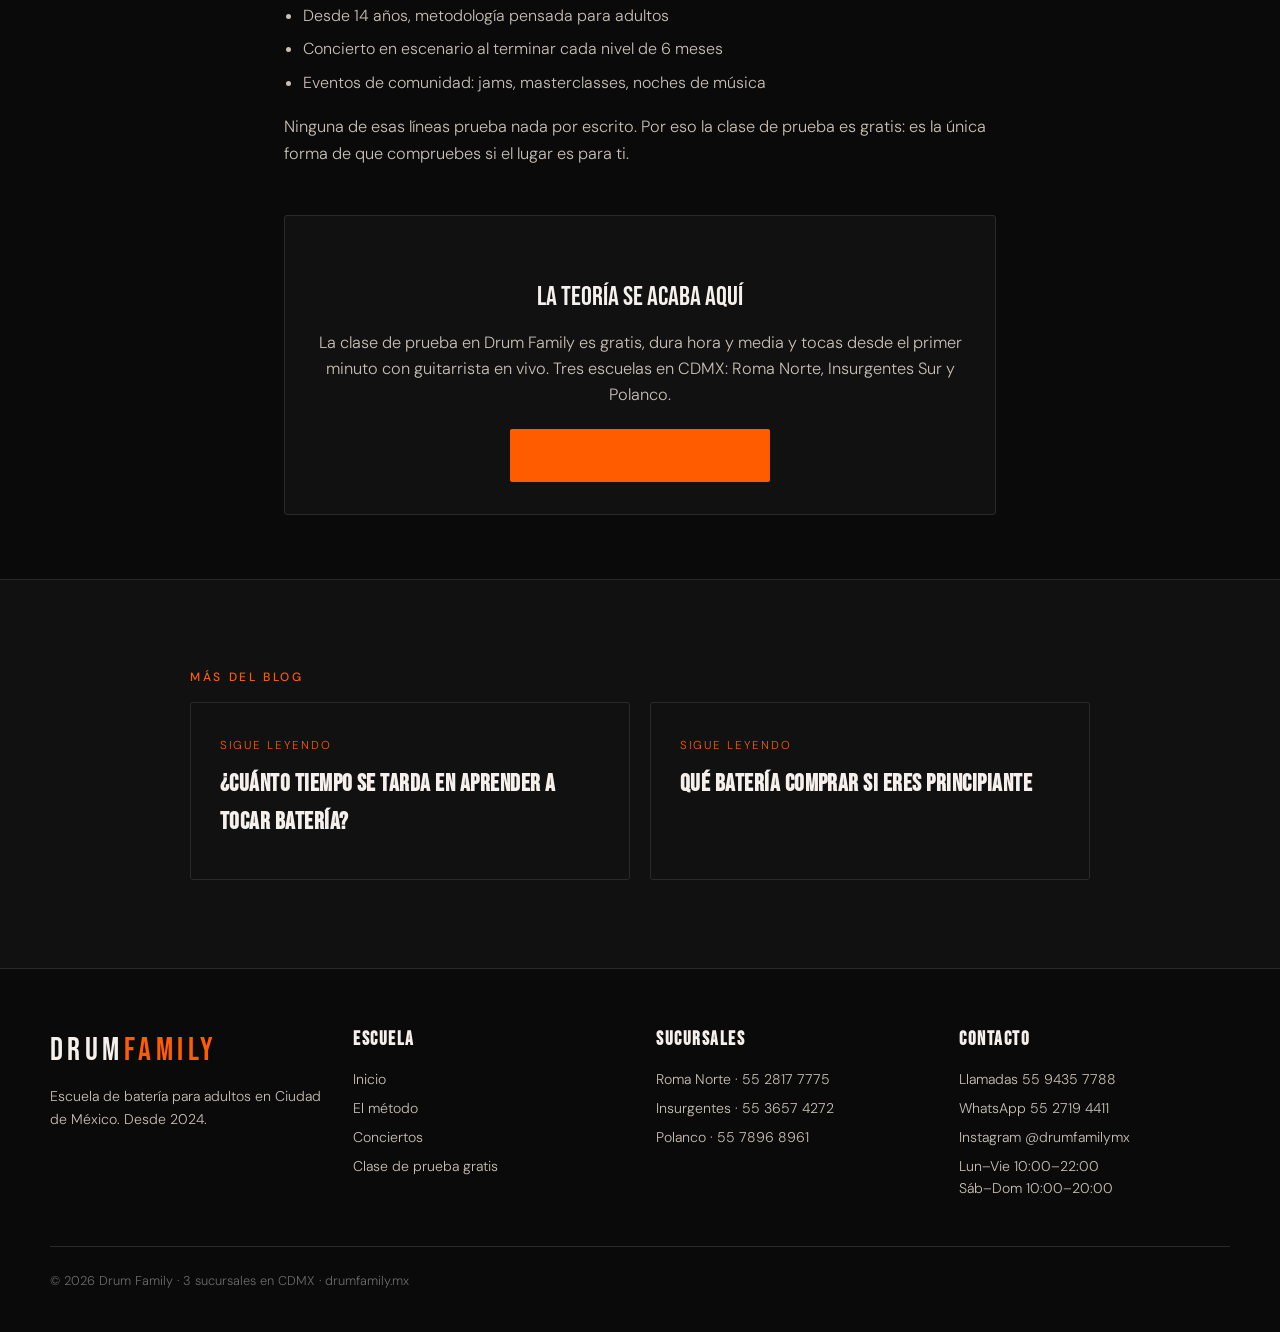
<file: clases-de-bateria-cdmx-como-elegir.html>
<!DOCTYPE html>
<html lang="es-MX">
<head>
<meta charset="UTF-8">
<meta name="viewport" content="width=device-width, initial-scale=1.0">
<title>Clases de Batería en CDMX: Cómo Elegir Escuela | Drum Family</title>
<meta name="description" content="Qué preguntar antes de pagar, qué señales son de alerta y cómo comparar las opciones de clases de batería en Ciudad de México sin equivocarte.">
<link rel="canonical" href="https://drumfamily.mx/clases-de-bateria-cdmx-como-elegir.html">
<meta property="og:type" content="article">
<meta property="og:title" content="Clases de Batería en CDMX: Cómo Elegir Escuela | Drum Family">
<meta property="og:description" content="Qué preguntar antes de pagar, qué señales son de alerta y cómo comparar las opciones de clases de batería en Ciudad de México sin equivocarte.">
<meta property="og:url" content="https://drumfamily.mx/clases-de-bateria-cdmx-como-elegir.html">
<meta property="og:image" content="https://drumfamily.mx/assets/hero-bg.jpg">
<link rel="preconnect" href="https://fonts.googleapis.com">
<link rel="preconnect" href="https://fonts.gstatic.com" crossorigin>
<link href="https://fonts.googleapis.com/css2?family=Bebas+Neue&family=DM+Sans:wght@300;400;500&display=swap" rel="stylesheet">
<link rel="stylesheet" href="assets/site.css">
</head>
<body>

<nav>
  <a href="/" class="nav-logo">DRUM<span>FAMILY</span></a>
  <div class="nav-links">
    <a href="/">Inicio</a>
    <a href="/#metodo">El método</a>
    <a href="/#conciertos">Conciertos</a>
    <a href="blog.html" aria-current="page">Blog</a>
    <a href="clase-de-prueba.html" class="nav-cta">Clase gratis</a>
  </div>
</nav>

<article class="article">
  <h1>Clases de batería en CDMX:<br>cómo elegir escuela</h1>
  <p class="meta">Drum Family · Blog</p>

  <p>Buscar "clases de batería CDMX" te devuelve escuelas de música generales, maestros particulares, academias de conservatorio y algún anuncio. Todas dicen lo mismo: profesores certificados, método propio, ambiente agradable. Ninguna de esas frases te dice nada útil.</p>

  <p>Esta guía es para que compares con criterio. La escribimos nosotros, que somos parte del mercado, así que léela sabiendo eso — pero las preguntas de abajo sirven para evaluar cualquier escuela, incluida la nuestra.</p>

  <h2>Primero: qué quieres realmente</h2>

  <p>Hay tres perfiles y cada uno necesita algo distinto.</p>

  <ul>
    <li><strong>Quiero tocar como hobby.</strong> Necesitas un lugar donde toques desde el principio, con gente, y donde la clase sea el mejor rato de tu semana. La formación académica te va a aburrir en un mes.</li>
    <li><strong>Quiero ser músico profesional.</strong> Necesitas lectura de partitura, rudimentos, teoría y probablemente un conservatorio o un maestro particular avanzado.</li>
    <li><strong>Quiero preparar algo específico.</strong> Una boda, una banda que ya tienes, un proyecto concreto. Un maestro particular por horas es lo más eficiente.</li>
  </ul>

  <p>La mayoría de los adultos que llegan a nosotros son el primer perfil, y muchos se dieron cuenta después de abandonar una escuela del segundo tipo.</p>

  <h2>Las siete preguntas que hay que hacer antes de pagar</h2>

  <h3>1. ¿Voy a tocar en la primera clase?</h3>
  <p>Si la respuesta incluye la palabra "primero" seguida de solfeo, lectura o postura durante varias semanas, ya sabes qué tipo de lugar es. No es malo, es otro objetivo. Pero si trabajas y tienes poco tiempo, la probabilidad de que sigas ahí en tres meses es baja.</p>

  <h3>2. ¿Las clases son individuales, grupales o ambas?</h3>
  <p>Las individuales dan atención personalizada; las grupales enseñan lo que solo se aprende tocando con otros: escuchar, entrar a tiempo, no acelerarte. Lo ideal es que haya de las dos. Una escuela que solo ofrece individuales te deja sin la mitad de la experiencia.</p>

  <h3>3. ¿Hay práctica libre incluida?</h3>
  <p>Determinante si vives en departamento y no vas a comprar batería. Sin práctica libre, tu único contacto con el instrumento son las horas de clase, y eso frena el avance. Pregunta si está incluida o se cobra aparte, y en qué horarios.</p>

  <h3>4. ¿Con qué acompañamiento se toca?</h3>
  <p>Tocar con un metrónomo y tocar con un guitarrista en vivo son experiencias distintas. La segunda te obliga a escuchar y te enseña a funcionar dentro de una banda, que es de lo que se trata todo esto.</p>

  <h3>5. ¿Hay algo al final?</h3>
  <p>Un concierto, una muestra, una fecha. Sin una meta concreta, las clases se vuelven una rutina indefinida y ahí es donde la gente se sale. Pregunta si hay presentaciones y cada cuánto.</p>

  <h3>6. ¿Qué pasa si falto?</h3>
  <p>Es la pregunta más práctica de todas y casi nadie la hace. Trabajo, viajes, imprevistos. Averigua si puedes reponer clases, cuántas y con qué anticipación hay que avisar. Una escuela sin política de reposición te va a costar dinero tirado.</p>

  <h3>7. ¿Cómo son los grupos?</h3>
  <p>Cuántas personas por clase, si son de niveles parecidos, si son adultos o mezclados con niños. Un adulto de 40 en un grupo de adolescentes rara vez la pasa bien.</p>

  <h2>Señales de alerta</h2>

  <ul>
    <li><strong>No te dejan probar antes de pagar.</strong> Una escuela que confía en su clase te deja tomar una.</li>
    <li><strong>Presión para firmar un año completo el mismo día, sin haber tocado.</strong> Una oferta con vigencia limitada es normal; que no te dejen ver el lugar primero, no.</li>
    <li><strong>No te dicen quién va a dar la clase.</strong></li>
    <li><strong>Instalaciones sin tratamiento acústico.</strong> Si se escucha la batería de al lado dentro del salón, tu clase va a ser incómoda.</li>
    <li><strong>Cero contenido propio.</strong> Si no tienen redes con alumnos reales tocando, pregúntate por qué.</li>
  </ul>

  <h2>Cómo comparar precios sin equivocarte</h2>

  <p>Comparar "cuánto cuesta al mes" entre escuelas no sirve, porque cada una incluye cosas distintas. Compara el paquete completo:</p>

  <ul>
    <li>Número de clases al mes y cuánto dura cada una</li>
    <li>Si hay individuales además de grupales</li>
    <li>Si la práctica libre está incluida</li>
    <li>Si hay eventos, conciertos, masterclasses</li>
    <li>Si la inscripción se cobra aparte</li>
  </ul>

  <p>Una escuela más cara con práctica libre ilimitada y concierto puede salir más barata por hora de instrumento que una barata donde solo tienes cuatro clases al mes.</p>

  <h2>La zona importa más de lo que crees</h2>

  <p>En CDMX el tráfico decide la constancia. Una escuela excelente a hora y media de tu casa o de tu oficina termina en abandono, casi siempre en el mes dos. Elige algo que puedas alcanzar en un trayecto razonable saliendo del trabajo, aunque sea la segunda mejor opción de tu lista.</p>

  <p>Por eso tenemos tres sucursales: <strong>Roma Norte</strong> (Durango 310), <strong>Insurgentes Sur</strong> (Av. Insurgentes Sur 1605) y <strong>Polanco</strong> (Laguna de La Mancha 15). Cubren buena parte de la ciudad y todas abren de lunes a domingo.</p>

  <h2>Cómo somos nosotros, para que compares</h2>

  <ul>
    <li>Tocas en la primera clase, sin teoría previa</li>
    <li>Clases grupales e individuales dentro del mismo programa</li>
    <li>Siempre con guitarrista en vivo acompañando</li>
    <li>Solo batería: no damos otros instrumentos</li>
    <li>Desde 14 años, metodología pensada para adultos</li>
    <li>Concierto en escenario al terminar cada nivel de 6 meses</li>
    <li>Eventos de comunidad: jams, masterclasses, noches de música</li>
  </ul>

  <p>Ninguna de esas líneas prueba nada por escrito. Por eso la clase de prueba es gratis: es la única forma de que compruebes si el lugar es para ti.</p>

<div class="article-cta">
  <h3>La teoría se acaba aquí</h3>
  <p>La clase de prueba en Drum Family es gratis, dura hora y media y tocas desde el primer minuto con guitarrista en vivo. Tres escuelas en CDMX: Roma Norte, Insurgentes Sur y Polanco.</p>
  <a href="clase-de-prueba.html" class="btn-primary">Reservar mi clase gratis →</a>
</div>
</article>

<section style="background:var(--gray);border-top:1px solid var(--gray-light)">
  <div class="inner" style="max-width:900px">
    <p class="section-label">Más del blog</p>
    <div class="grid grid-2">
      <a class="post-card" href="cuanto-tiempo-aprender-bateria.html"><span class="tag">Sigue leyendo</span><h3>¿Cuánto tiempo se tarda en aprender a tocar batería?</h3></a>
      <a class="post-card" href="que-bateria-comprar-principiante.html"><span class="tag">Sigue leyendo</span><h3>Qué batería comprar si eres principiante</h3></a>
    </div>
  </div>
</section>

<footer>
  <div class="footer-grid">
    <div>
      <div class="footer-logo">DRUM<span>FAMILY</span></div>
      <p>Escuela de batería para adultos en Ciudad de México. Desde 2024.</p>
    </div>
    <div>
      <h4>Escuela</h4>
      <a href="/">Inicio</a>
      <a href="/#metodo">El método</a>
      <a href="/#conciertos">Conciertos</a>
      <a href="clase-de-prueba.html">Clase de prueba gratis</a>
    </div>
    <div>
      <h4>Sucursales</h4>
      <a href="https://wa.me/525528177775" target="_blank" rel="noopener">Roma Norte · 55 2817 7775</a>
      <a href="https://wa.me/525536574272" target="_blank" rel="noopener">Insurgentes · 55 3657 4272</a>
      <a href="https://wa.me/525578968961" target="_blank" rel="noopener">Polanco · 55 7896 8961</a>
    </div>
    <div>
      <h4>Contacto</h4>
      <a href="tel:+525594357788">Llamadas 55 9435 7788</a>
      <a href="https://wa.me/525527194411" target="_blank" rel="noopener">WhatsApp 55 2719 4411</a>
      <a href="https://www.instagram.com/drumfamilymx" target="_blank" rel="noopener">Instagram @drumfamilymx</a>
      <p>Lun–Vie 10:00–22:00<br>Sáb–Dom 10:00–20:00</p>
    </div>
  </div>
  <div class="footer-copy">© 2026 Drum Family · 3 sucursales en CDMX · drumfamily.mx</div>
</footer>

<script type="application/ld+json">
{
  "@context": "https://schema.org",
  "@type": "Article",
  "headline": "Clases de batería en CDMX: cómo elegir escuela",
  "description": "Qué preguntar antes de pagar, qué señales son de alerta y cómo comparar las opciones de clases de batería en Ciudad de México sin equivocarte.",
  "datePublished": "2026-09-02",
  "dateModified": "2026-09-02",
  "inLanguage": "es-MX",
  "mainEntityOfPage": {
    "@type": "WebPage",
    "@id": "https://drumfamily.mx/clases-de-bateria-cdmx-como-elegir.html"
  },
  "author": {
    "@type": "Organization",
    "name": "Drum Family"
  },
  "publisher": {
    "@type": "Organization",
    "name": "Drum Family",
    "logo": {
      "@type": "ImageObject",
      "url": "https://drumfamily.mx/assets/logo.png"
    }
  },
  "image": "https://drumfamily.mx/assets/hero-bg.jpg"
}
</script>

</body>
</html>
</file>
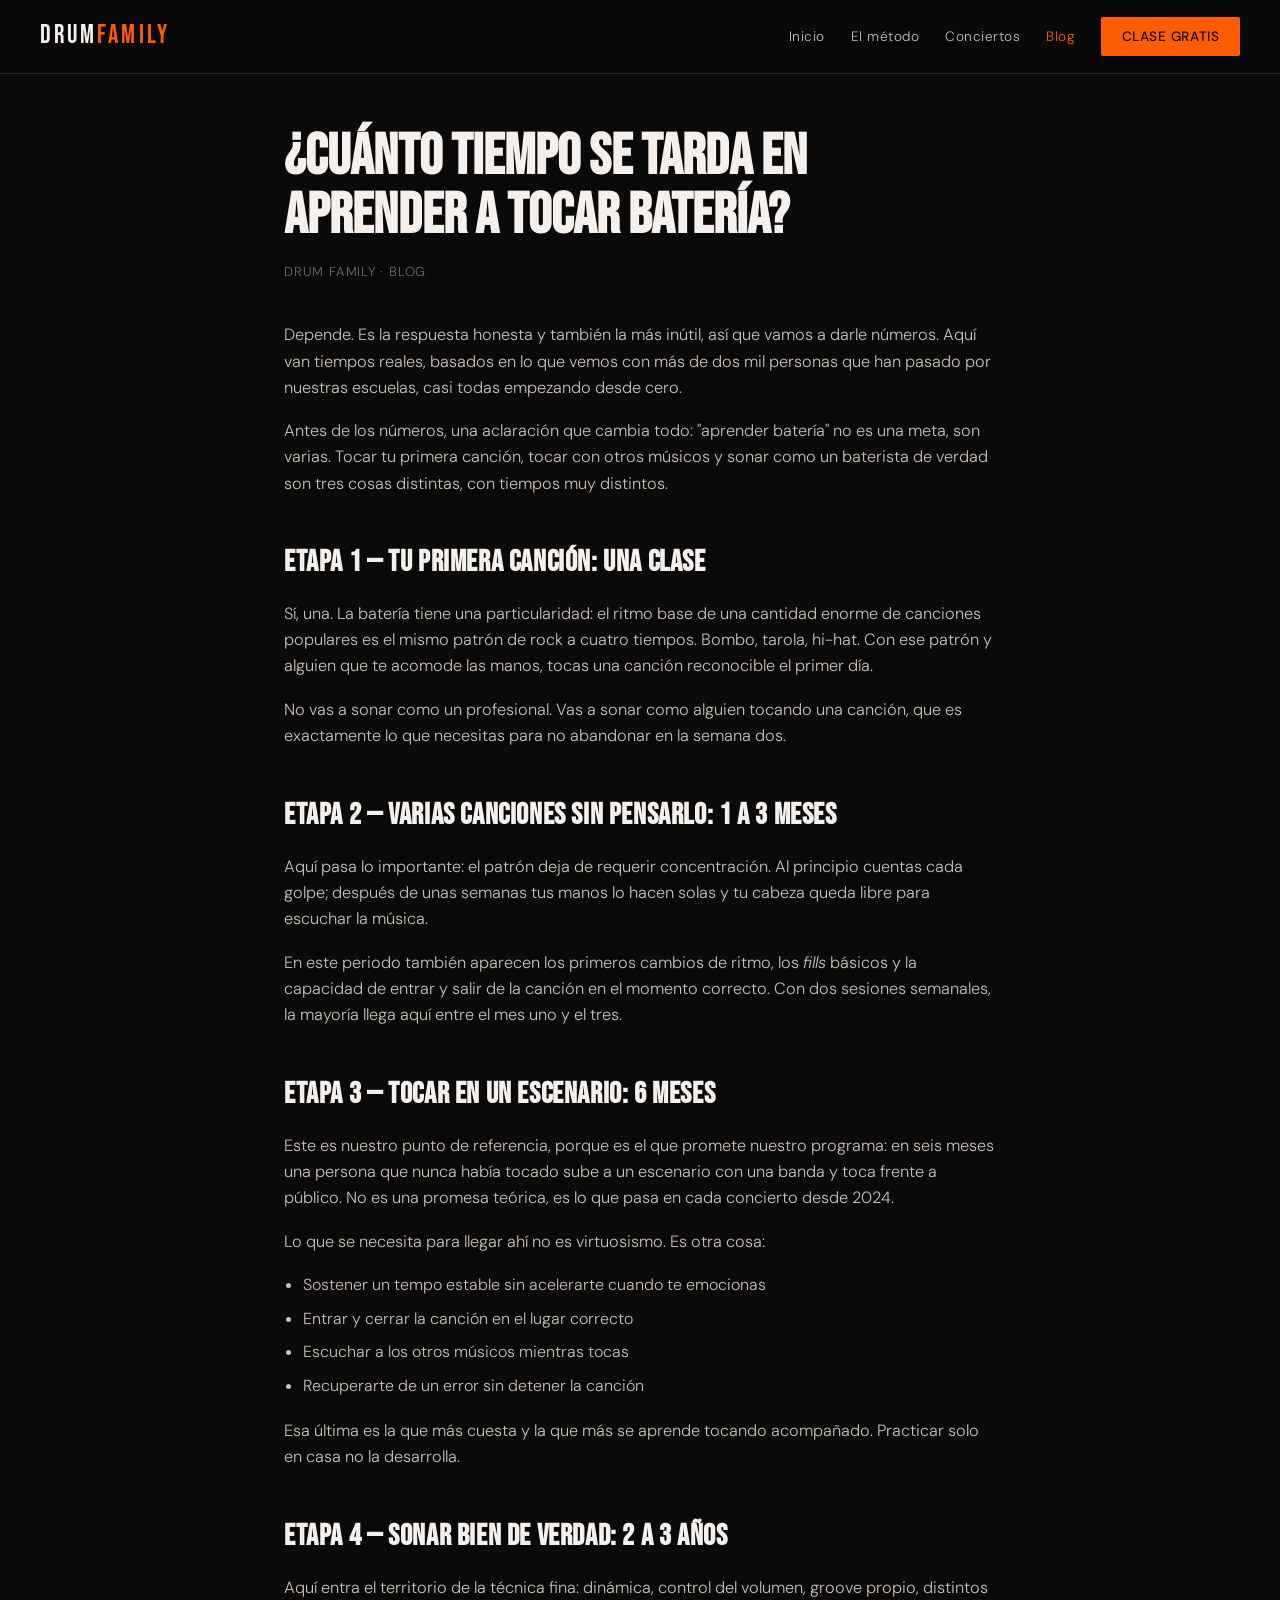
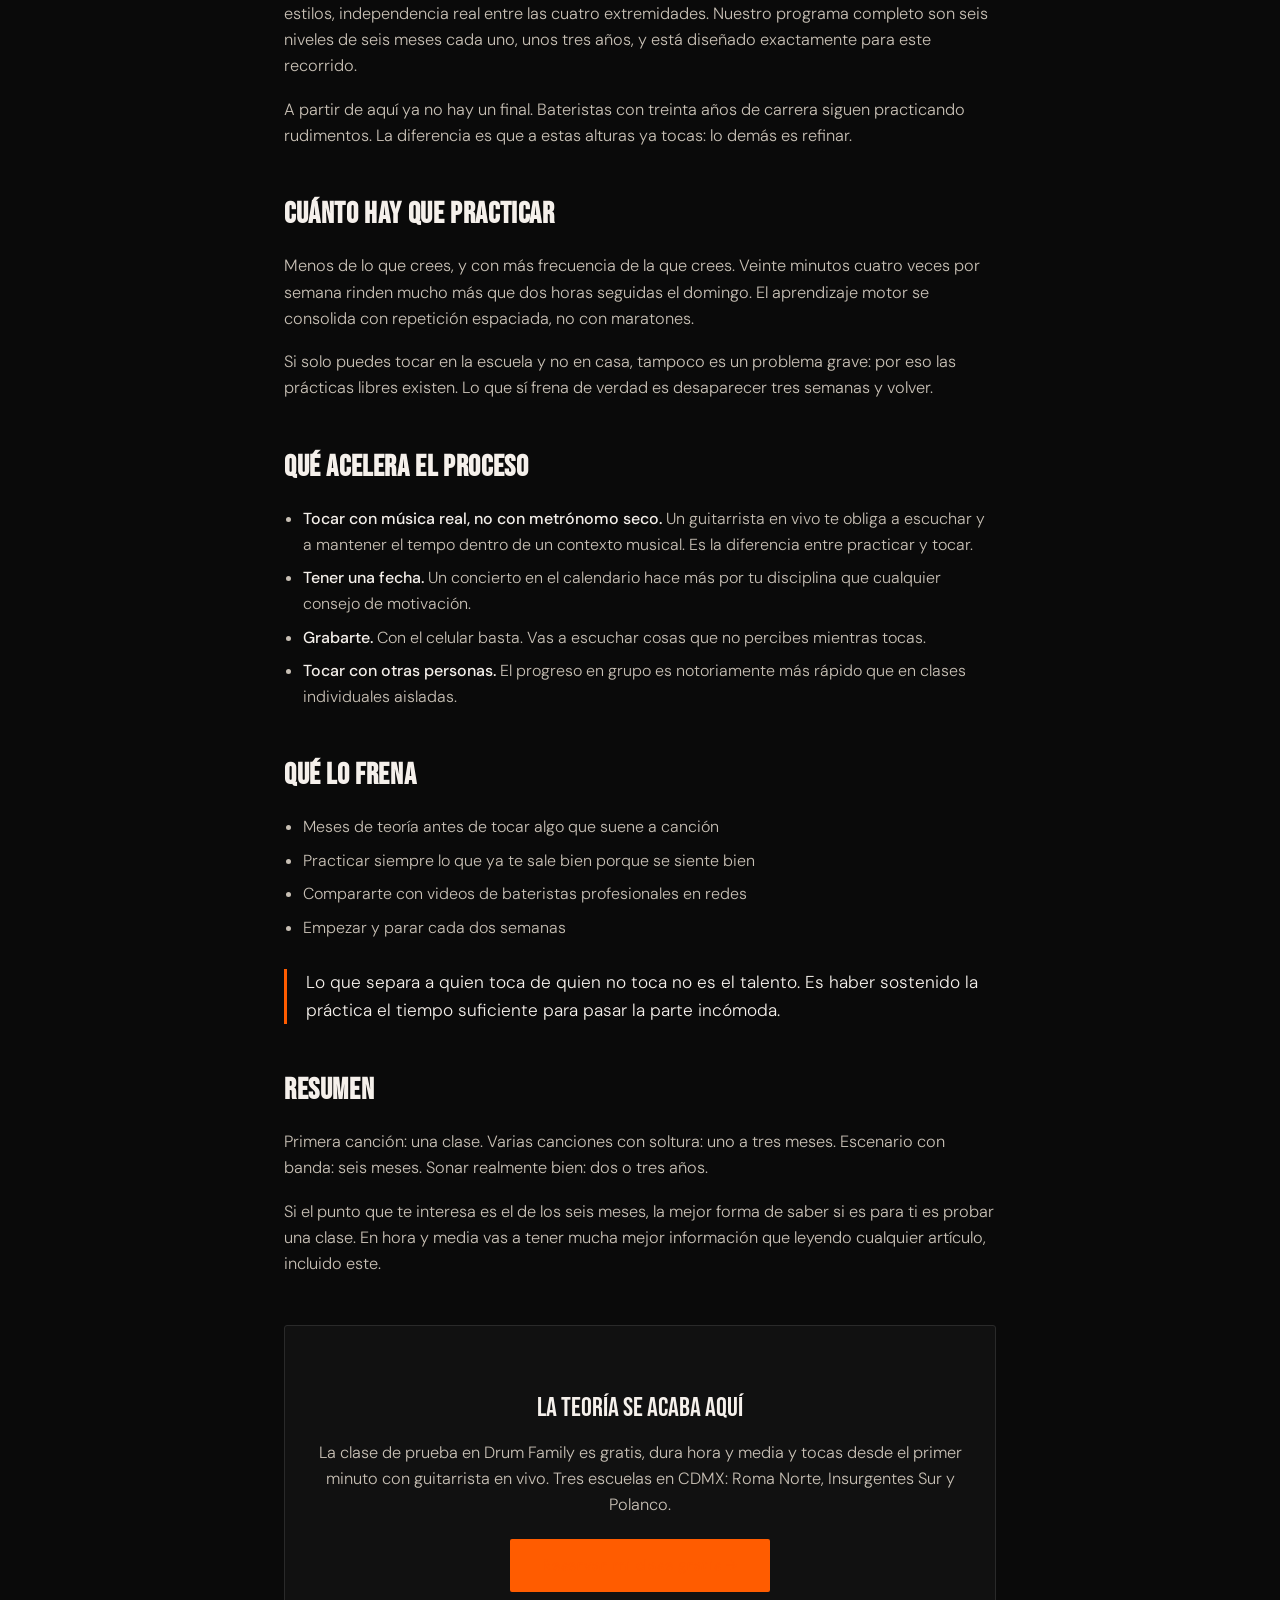
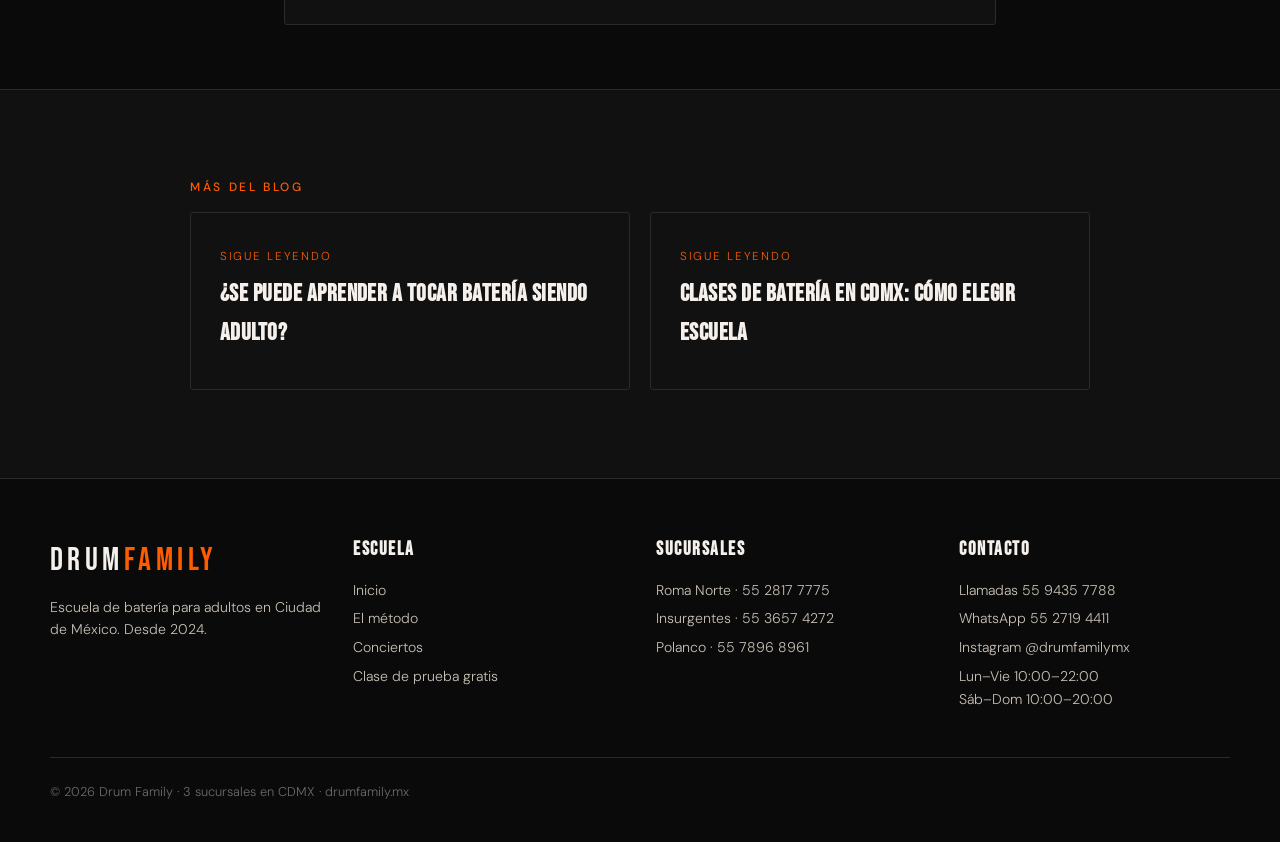
<file: cuanto-tiempo-aprender-bateria.html>
<!DOCTYPE html>
<html lang="es-MX">
<head>
<meta charset="UTF-8">
<meta name="viewport" content="width=device-width, initial-scale=1.0">
<title>¿Cuánto Tiempo se Tarda en Aprender a Tocar Batería? | Drum Family</title>
<meta name="description" content="Tiempos reales por etapa: tu primera canción, tocar con una banda, sonar bien de verdad. Cuánto hay que practicar a la semana y qué acelera el proceso.">
<link rel="canonical" href="https://drumfamily.mx/cuanto-tiempo-aprender-bateria.html">
<meta property="og:type" content="article">
<meta property="og:title" content="¿Cuánto Tiempo se Tarda en Aprender a Tocar Batería? | Drum Family">
<meta property="og:description" content="Tiempos reales por etapa: tu primera canción, tocar con una banda, sonar bien de verdad. Cuánto hay que practicar a la semana y qué acelera el proceso.">
<meta property="og:url" content="https://drumfamily.mx/cuanto-tiempo-aprender-bateria.html">
<meta property="og:image" content="https://drumfamily.mx/assets/hero-bg.jpg">
<link rel="preconnect" href="https://fonts.googleapis.com">
<link rel="preconnect" href="https://fonts.gstatic.com" crossorigin>
<link href="https://fonts.googleapis.com/css2?family=Bebas+Neue&family=DM+Sans:wght@300;400;500&display=swap" rel="stylesheet">
<link rel="stylesheet" href="assets/site.css">
</head>
<body>

<nav>
  <a href="/" class="nav-logo">DRUM<span>FAMILY</span></a>
  <div class="nav-links">
    <a href="/">Inicio</a>
    <a href="/#metodo">El método</a>
    <a href="/#conciertos">Conciertos</a>
    <a href="blog.html" aria-current="page">Blog</a>
    <a href="clase-de-prueba.html" class="nav-cta">Clase gratis</a>
  </div>
</nav>

<article class="article">
  <h1>¿Cuánto tiempo se tarda en aprender a tocar batería?</h1>
  <p class="meta">Drum Family · Blog</p>

  <p>Depende. Es la respuesta honesta y también la más inútil, así que vamos a darle números. Aquí van tiempos reales, basados en lo que vemos con más de dos mil personas que han pasado por nuestras escuelas, casi todas empezando desde cero.</p>

  <p>Antes de los números, una aclaración que cambia todo: "aprender batería" no es una meta, son varias. Tocar tu primera canción, tocar con otros músicos y sonar como un baterista de verdad son tres cosas distintas, con tiempos muy distintos.</p>

  <h2>Etapa 1 — Tu primera canción: una clase</h2>

  <p>Sí, una. La batería tiene una particularidad: el ritmo base de una cantidad enorme de canciones populares es el mismo patrón de rock a cuatro tiempos. Bombo, tarola, hi-hat. Con ese patrón y alguien que te acomode las manos, tocas una canción reconocible el primer día.</p>

  <p>No vas a sonar como un profesional. Vas a sonar como alguien tocando una canción, que es exactamente lo que necesitas para no abandonar en la semana dos.</p>

  <h2>Etapa 2 — Varias canciones sin pensarlo: 1 a 3 meses</h2>

  <p>Aquí pasa lo importante: el patrón deja de requerir concentración. Al principio cuentas cada golpe; después de unas semanas tus manos lo hacen solas y tu cabeza queda libre para escuchar la música.</p>

  <p>En este periodo también aparecen los primeros cambios de ritmo, los <em>fills</em> básicos y la capacidad de entrar y salir de la canción en el momento correcto. Con dos sesiones semanales, la mayoría llega aquí entre el mes uno y el tres.</p>

  <h2>Etapa 3 — Tocar en un escenario: 6 meses</h2>

  <p>Este es nuestro punto de referencia, porque es el que promete nuestro programa: en seis meses una persona que nunca había tocado sube a un escenario con una banda y toca frente a público. No es una promesa teórica, es lo que pasa en cada concierto desde 2024.</p>

  <p>Lo que se necesita para llegar ahí no es virtuosismo. Es otra cosa:</p>

  <ul>
    <li>Sostener un tempo estable sin acelerarte cuando te emocionas</li>
    <li>Entrar y cerrar la canción en el lugar correcto</li>
    <li>Escuchar a los otros músicos mientras tocas</li>
    <li>Recuperarte de un error sin detener la canción</li>
  </ul>

  <p>Esa última es la que más cuesta y la que más se aprende tocando acompañado. Practicar solo en casa no la desarrolla.</p>

  <h2>Etapa 4 — Sonar bien de verdad: 2 a 3 años</h2>

  <p>Aquí entra el territorio de la técnica fina: dinámica, control del volumen, groove propio, distintos estilos, independencia real entre las cuatro extremidades. Nuestro programa completo son seis niveles de seis meses cada uno, unos tres años, y está diseñado exactamente para este recorrido.</p>

  <p>A partir de aquí ya no hay un final. Bateristas con treinta años de carrera siguen practicando rudimentos. La diferencia es que a estas alturas ya tocas: lo demás es refinar.</p>

  <h2>Cuánto hay que practicar</h2>

  <p>Menos de lo que crees, y con más frecuencia de la que crees. Veinte minutos cuatro veces por semana rinden mucho más que dos horas seguidas el domingo. El aprendizaje motor se consolida con repetición espaciada, no con maratones.</p>

  <p>Si solo puedes tocar en la escuela y no en casa, tampoco es un problema grave: por eso las prácticas libres existen. Lo que sí frena de verdad es desaparecer tres semanas y volver.</p>

  <h2>Qué acelera el proceso</h2>

  <ul>
    <li><strong>Tocar con música real, no con metrónomo seco.</strong> Un guitarrista en vivo te obliga a escuchar y a mantener el tempo dentro de un contexto musical. Es la diferencia entre practicar y tocar.</li>
    <li><strong>Tener una fecha.</strong> Un concierto en el calendario hace más por tu disciplina que cualquier consejo de motivación.</li>
    <li><strong>Grabarte.</strong> Con el celular basta. Vas a escuchar cosas que no percibes mientras tocas.</li>
    <li><strong>Tocar con otras personas.</strong> El progreso en grupo es notoriamente más rápido que en clases individuales aisladas.</li>
  </ul>

  <h2>Qué lo frena</h2>

  <ul>
    <li>Meses de teoría antes de tocar algo que suene a canción</li>
    <li>Practicar siempre lo que ya te sale bien porque se siente bien</li>
    <li>Compararte con videos de bateristas profesionales en redes</li>
    <li>Empezar y parar cada dos semanas</li>
  </ul>

  <blockquote>Lo que separa a quien toca de quien no toca no es el talento. Es haber sostenido la práctica el tiempo suficiente para pasar la parte incómoda.</blockquote>

  <h2>Resumen</h2>

  <p>Primera canción: una clase. Varias canciones con soltura: uno a tres meses. Escenario con banda: seis meses. Sonar realmente bien: dos o tres años.</p>

  <p>Si el punto que te interesa es el de los seis meses, la mejor forma de saber si es para ti es probar una clase. En hora y media vas a tener mucha mejor información que leyendo cualquier artículo, incluido este.</p>

<div class="article-cta">
  <h3>La teoría se acaba aquí</h3>
  <p>La clase de prueba en Drum Family es gratis, dura hora y media y tocas desde el primer minuto con guitarrista en vivo. Tres escuelas en CDMX: Roma Norte, Insurgentes Sur y Polanco.</p>
  <a href="clase-de-prueba.html" class="btn-primary">Reservar mi clase gratis →</a>
</div>
</article>

<section style="background:var(--gray);border-top:1px solid var(--gray-light)">
  <div class="inner" style="max-width:900px">
    <p class="section-label">Más del blog</p>
    <div class="grid grid-2">
      <a class="post-card" href="aprender-bateria-de-adulto.html"><span class="tag">Sigue leyendo</span><h3>¿Se puede aprender a tocar batería siendo adulto?</h3></a>
      <a class="post-card" href="clases-de-bateria-cdmx-como-elegir.html"><span class="tag">Sigue leyendo</span><h3>Clases de batería en CDMX: cómo elegir escuela</h3></a>
    </div>
  </div>
</section>

<footer>
  <div class="footer-grid">
    <div>
      <div class="footer-logo">DRUM<span>FAMILY</span></div>
      <p>Escuela de batería para adultos en Ciudad de México. Desde 2024.</p>
    </div>
    <div>
      <h4>Escuela</h4>
      <a href="/">Inicio</a>
      <a href="/#metodo">El método</a>
      <a href="/#conciertos">Conciertos</a>
      <a href="clase-de-prueba.html">Clase de prueba gratis</a>
    </div>
    <div>
      <h4>Sucursales</h4>
      <a href="https://wa.me/525528177775" target="_blank" rel="noopener">Roma Norte · 55 2817 7775</a>
      <a href="https://wa.me/525536574272" target="_blank" rel="noopener">Insurgentes · 55 3657 4272</a>
      <a href="https://wa.me/525578968961" target="_blank" rel="noopener">Polanco · 55 7896 8961</a>
    </div>
    <div>
      <h4>Contacto</h4>
      <a href="tel:+525594357788">Llamadas 55 9435 7788</a>
      <a href="https://wa.me/525527194411" target="_blank" rel="noopener">WhatsApp 55 2719 4411</a>
      <a href="https://www.instagram.com/drumfamilymx" target="_blank" rel="noopener">Instagram @drumfamilymx</a>
      <p>Lun–Vie 10:00–22:00<br>Sáb–Dom 10:00–20:00</p>
    </div>
  </div>
  <div class="footer-copy">© 2026 Drum Family · 3 sucursales en CDMX · drumfamily.mx</div>
</footer>

<script type="application/ld+json">
{
  "@context": "https://schema.org",
  "@type": "Article",
  "headline": "¿Cuánto tiempo se tarda en aprender a tocar batería?",
  "description": "Tiempos reales por etapa: tu primera canción, tocar con una banda, sonar bien de verdad. Cuánto hay que practicar a la semana y qué acelera el proceso.",
  "datePublished": "2026-09-02",
  "dateModified": "2026-09-02",
  "inLanguage": "es-MX",
  "mainEntityOfPage": {
    "@type": "WebPage",
    "@id": "https://drumfamily.mx/cuanto-tiempo-aprender-bateria.html"
  },
  "author": {
    "@type": "Organization",
    "name": "Drum Family"
  },
  "publisher": {
    "@type": "Organization",
    "name": "Drum Family",
    "logo": {
      "@type": "ImageObject",
      "url": "https://drumfamily.mx/assets/logo.png"
    }
  },
  "image": "https://drumfamily.mx/assets/hero-bg.jpg"
}
</script>

</body>
</html>
</file>
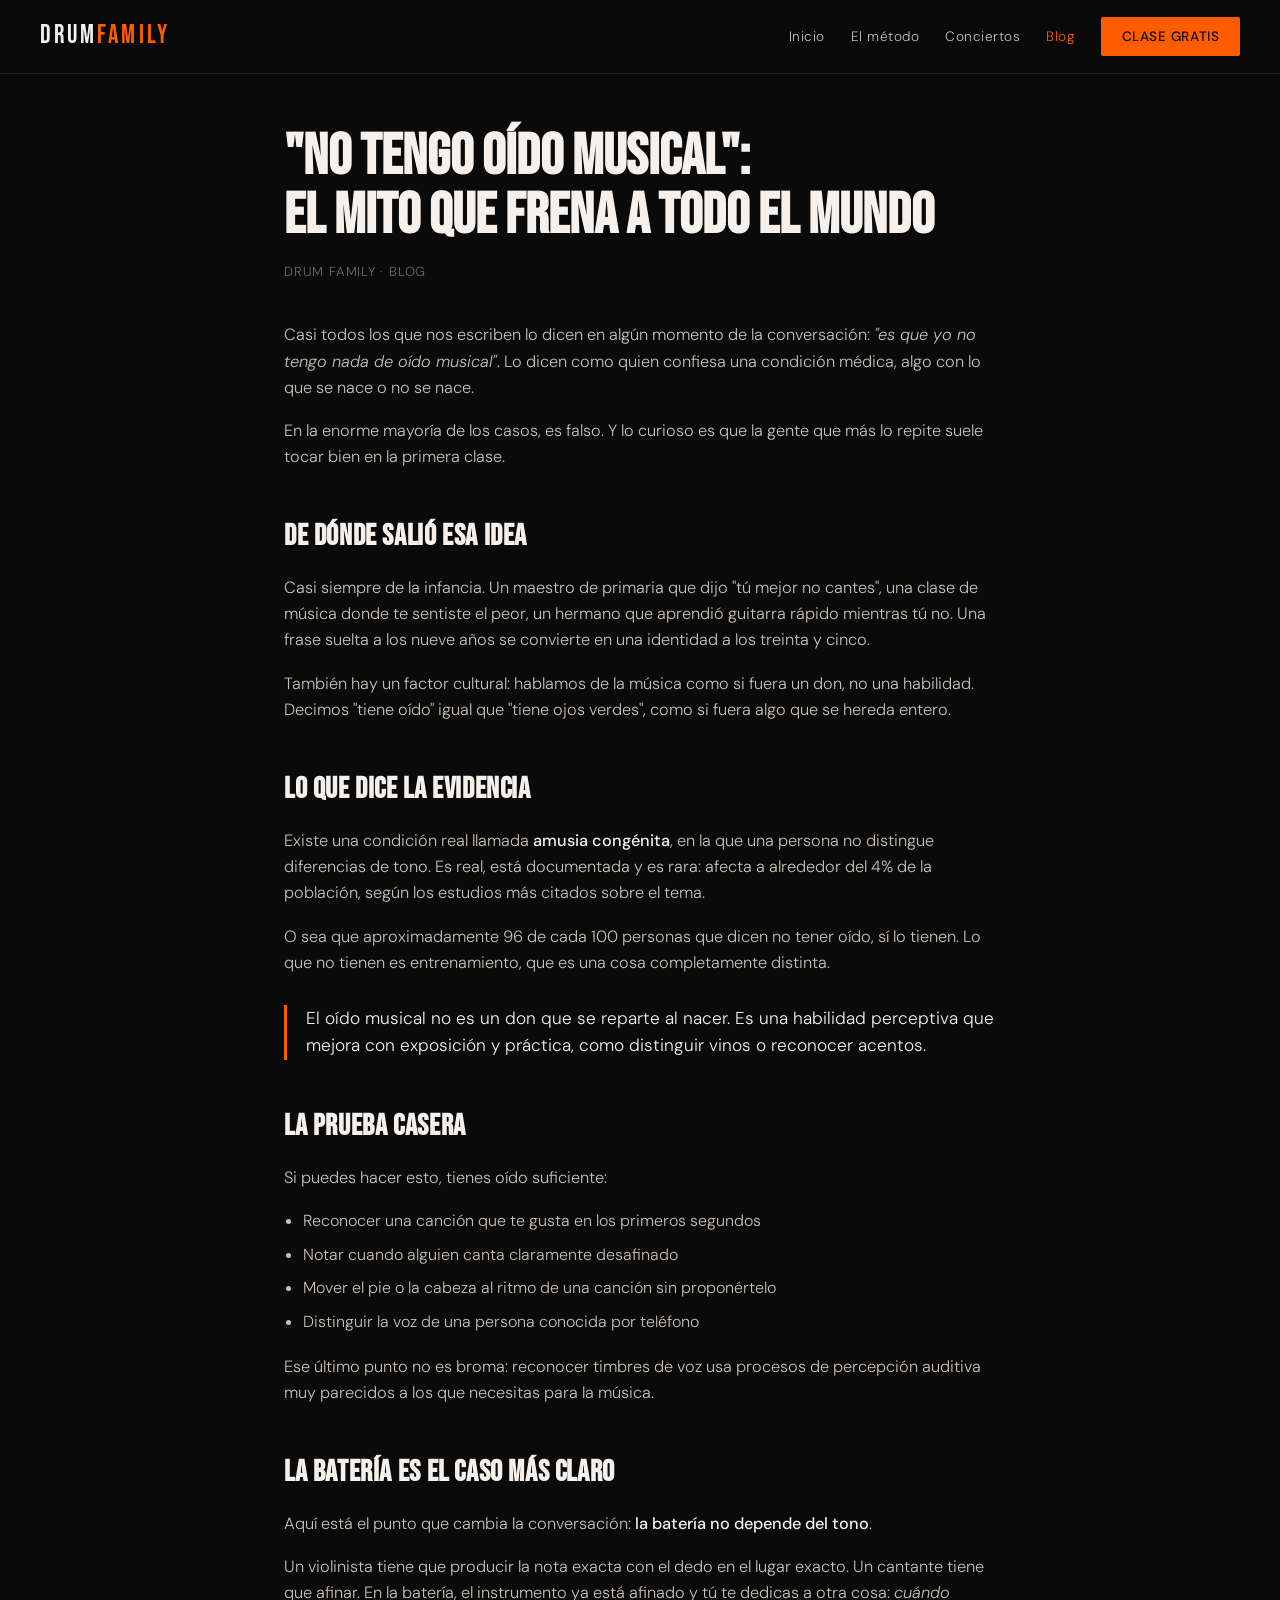
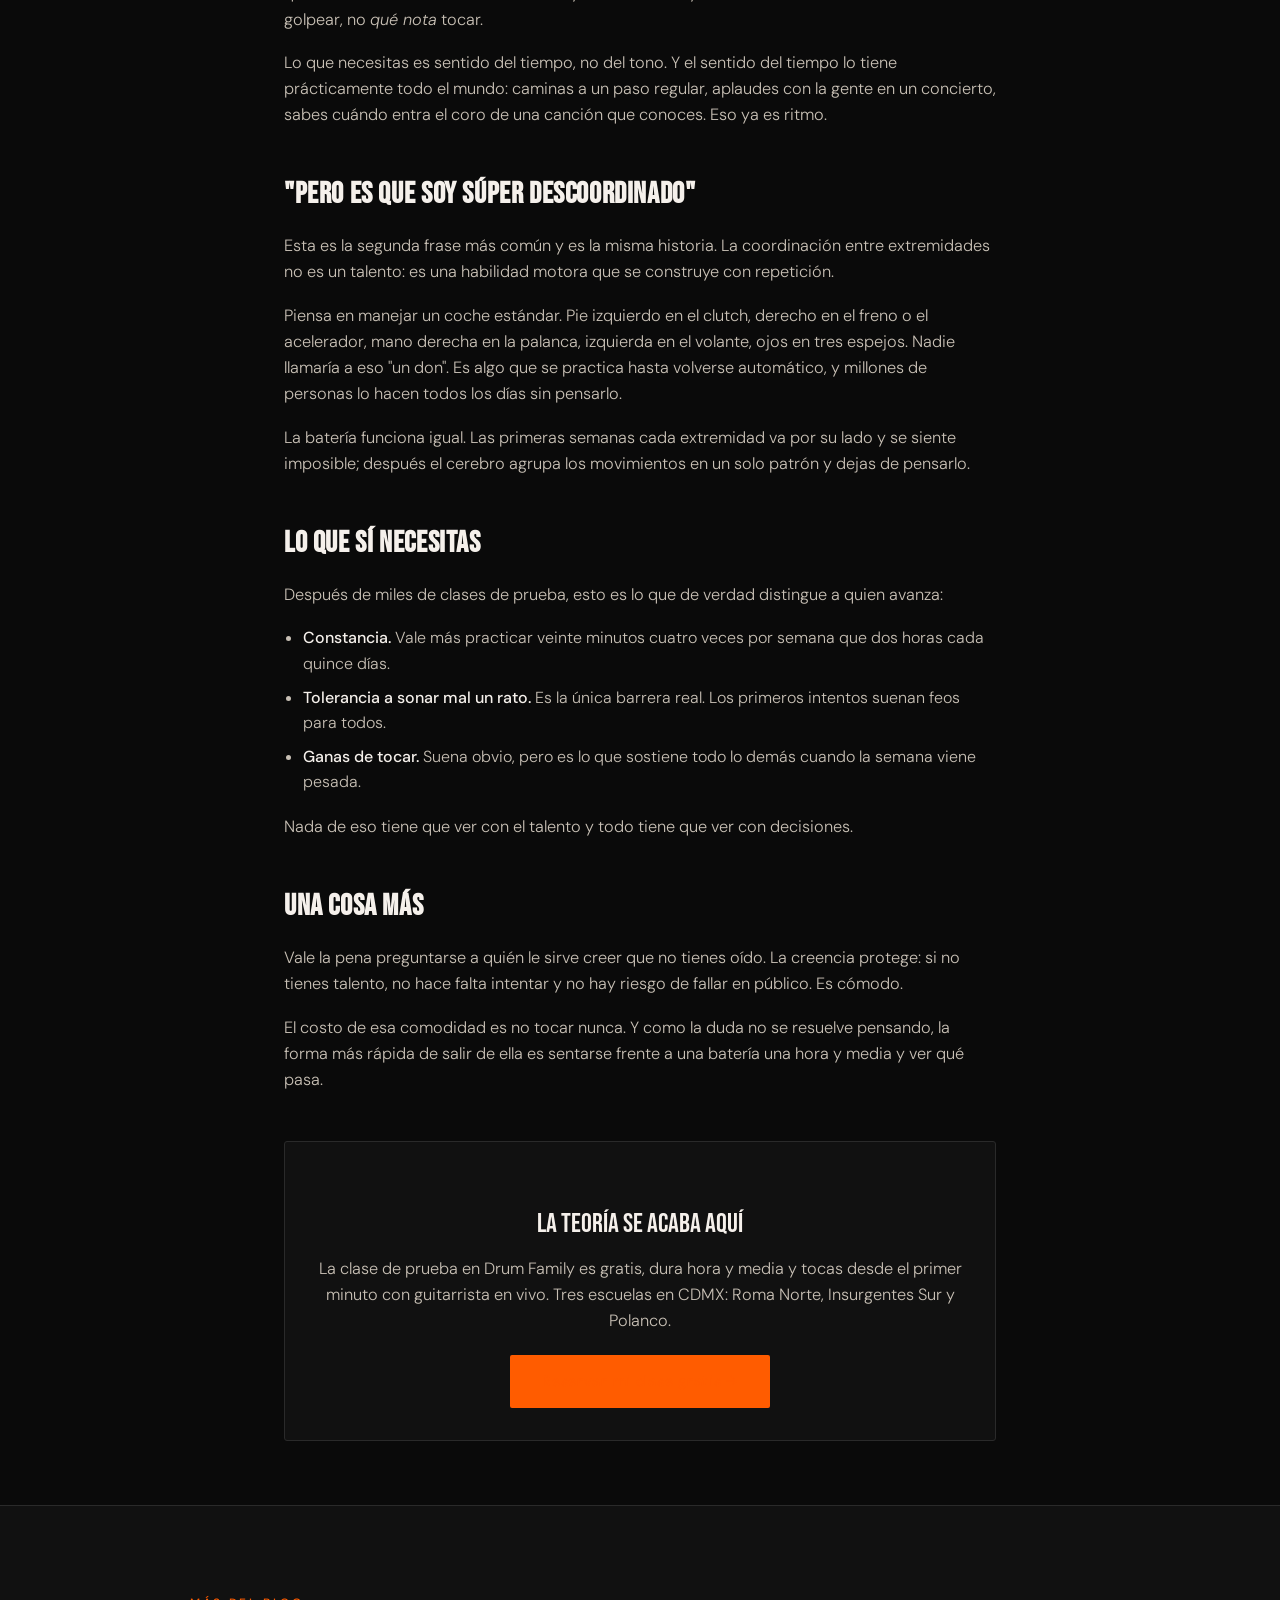
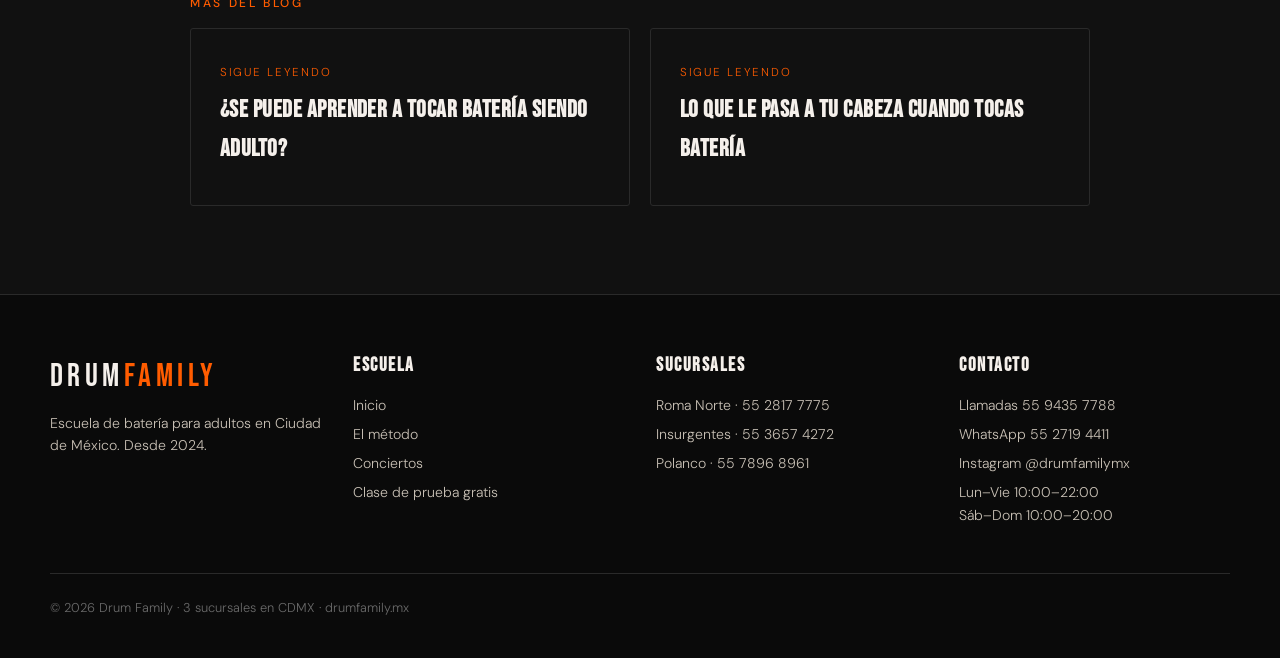
<file: no-tengo-oido-musical.html>
<!DOCTYPE html>
<html lang="es-MX">
<head>
<meta charset="UTF-8">
<meta name="viewport" content="width=device-width, initial-scale=1.0">
<title>"No Tengo Oído Musical": el Mito que Frena a Todos | Drum Family</title>
<meta name="description" content="De dónde viene la idea de que la música es cuestión de talento, por qué casi siempre es falsa y qué se necesita realmente para tocar batería.">
<link rel="canonical" href="https://drumfamily.mx/no-tengo-oido-musical.html">
<meta property="og:type" content="article">
<meta property="og:title" content=""No Tengo Oído Musical": el Mito que Frena a Todos | Drum Family">
<meta property="og:description" content="De dónde viene la idea de que la música es cuestión de talento, por qué casi siempre es falsa y qué se necesita realmente para tocar batería.">
<meta property="og:url" content="https://drumfamily.mx/no-tengo-oido-musical.html">
<meta property="og:image" content="https://drumfamily.mx/assets/hero-bg.jpg">
<link rel="preconnect" href="https://fonts.googleapis.com">
<link rel="preconnect" href="https://fonts.gstatic.com" crossorigin>
<link href="https://fonts.googleapis.com/css2?family=Bebas+Neue&family=DM+Sans:wght@300;400;500&display=swap" rel="stylesheet">
<link rel="stylesheet" href="assets/site.css">
</head>
<body>

<nav>
  <a href="/" class="nav-logo">DRUM<span>FAMILY</span></a>
  <div class="nav-links">
    <a href="/">Inicio</a>
    <a href="/#metodo">El método</a>
    <a href="/#conciertos">Conciertos</a>
    <a href="blog.html" aria-current="page">Blog</a>
    <a href="clase-de-prueba.html" class="nav-cta">Clase gratis</a>
  </div>
</nav>

<article class="article">
  <h1>"No tengo oído musical":<br>el mito que frena a todo el mundo</h1>
  <p class="meta">Drum Family · Blog</p>

  <p>Casi todos los que nos escriben lo dicen en algún momento de la conversación: <em>"es que yo no tengo nada de oído musical"</em>. Lo dicen como quien confiesa una condición médica, algo con lo que se nace o no se nace.</p>

  <p>En la enorme mayoría de los casos, es falso. Y lo curioso es que la gente que más lo repite suele tocar bien en la primera clase.</p>

  <h2>De dónde salió esa idea</h2>

  <p>Casi siempre de la infancia. Un maestro de primaria que dijo "tú mejor no cantes", una clase de música donde te sentiste el peor, un hermano que aprendió guitarra rápido mientras tú no. Una frase suelta a los nueve años se convierte en una identidad a los treinta y cinco.</p>

  <p>También hay un factor cultural: hablamos de la música como si fuera un don, no una habilidad. Decimos "tiene oído" igual que "tiene ojos verdes", como si fuera algo que se hereda entero.</p>

  <h2>Lo que dice la evidencia</h2>

  <p>Existe una condición real llamada <strong>amusia congénita</strong>, en la que una persona no distingue diferencias de tono. Es real, está documentada y es rara: afecta a alrededor del 4% de la población, según los estudios más citados sobre el tema.</p>

  <p>O sea que aproximadamente 96 de cada 100 personas que dicen no tener oído, sí lo tienen. Lo que no tienen es entrenamiento, que es una cosa completamente distinta.</p>

  <blockquote>El oído musical no es un don que se reparte al nacer. Es una habilidad perceptiva que mejora con exposición y práctica, como distinguir vinos o reconocer acentos.</blockquote>

  <h2>La prueba casera</h2>

  <p>Si puedes hacer esto, tienes oído suficiente:</p>

  <ul>
    <li>Reconocer una canción que te gusta en los primeros segundos</li>
    <li>Notar cuando alguien canta claramente desafinado</li>
    <li>Mover el pie o la cabeza al ritmo de una canción sin proponértelo</li>
    <li>Distinguir la voz de una persona conocida por teléfono</li>
  </ul>

  <p>Ese último punto no es broma: reconocer timbres de voz usa procesos de percepción auditiva muy parecidos a los que necesitas para la música.</p>

  <h2>La batería es el caso más claro</h2>

  <p>Aquí está el punto que cambia la conversación: <strong>la batería no depende del tono</strong>.</p>

  <p>Un violinista tiene que producir la nota exacta con el dedo en el lugar exacto. Un cantante tiene que afinar. En la batería, el instrumento ya está afinado y tú te dedicas a otra cosa: <em>cuándo</em> golpear, no <em>qué nota</em> tocar.</p>

  <p>Lo que necesitas es sentido del tiempo, no del tono. Y el sentido del tiempo lo tiene prácticamente todo el mundo: caminas a un paso regular, aplaudes con la gente en un concierto, sabes cuándo entra el coro de una canción que conoces. Eso ya es ritmo.</p>

  <h2>"Pero es que soy súper descoordinado"</h2>

  <p>Esta es la segunda frase más común y es la misma historia. La coordinación entre extremidades no es un talento: es una habilidad motora que se construye con repetición.</p>

  <p>Piensa en manejar un coche estándar. Pie izquierdo en el clutch, derecho en el freno o el acelerador, mano derecha en la palanca, izquierda en el volante, ojos en tres espejos. Nadie llamaría a eso "un don". Es algo que se practica hasta volverse automático, y millones de personas lo hacen todos los días sin pensarlo.</p>

  <p>La batería funciona igual. Las primeras semanas cada extremidad va por su lado y se siente imposible; después el cerebro agrupa los movimientos en un solo patrón y dejas de pensarlo.</p>

  <h2>Lo que sí necesitas</h2>

  <p>Después de miles de clases de prueba, esto es lo que de verdad distingue a quien avanza:</p>

  <ul>
    <li><strong>Constancia.</strong> Vale más practicar veinte minutos cuatro veces por semana que dos horas cada quince días.</li>
    <li><strong>Tolerancia a sonar mal un rato.</strong> Es la única barrera real. Los primeros intentos suenan feos para todos.</li>
    <li><strong>Ganas de tocar.</strong> Suena obvio, pero es lo que sostiene todo lo demás cuando la semana viene pesada.</li>
  </ul>

  <p>Nada de eso tiene que ver con el talento y todo tiene que ver con decisiones.</p>

  <h2>Una cosa más</h2>

  <p>Vale la pena preguntarse a quién le sirve creer que no tienes oído. La creencia protege: si no tienes talento, no hace falta intentar y no hay riesgo de fallar en público. Es cómodo.</p>

  <p>El costo de esa comodidad es no tocar nunca. Y como la duda no se resuelve pensando, la forma más rápida de salir de ella es sentarse frente a una batería una hora y media y ver qué pasa.</p>

<div class="article-cta">
  <h3>La teoría se acaba aquí</h3>
  <p>La clase de prueba en Drum Family es gratis, dura hora y media y tocas desde el primer minuto con guitarrista en vivo. Tres escuelas en CDMX: Roma Norte, Insurgentes Sur y Polanco.</p>
  <a href="clase-de-prueba.html" class="btn-primary">Reservar mi clase gratis →</a>
</div>
</article>

<section style="background:var(--gray);border-top:1px solid var(--gray-light)">
  <div class="inner" style="max-width:900px">
    <p class="section-label">Más del blog</p>
    <div class="grid grid-2">
      <a class="post-card" href="aprender-bateria-de-adulto.html"><span class="tag">Sigue leyendo</span><h3>¿Se puede aprender a tocar batería siendo adulto?</h3></a>
      <a class="post-card" href="beneficios-tocar-bateria.html"><span class="tag">Sigue leyendo</span><h3>Lo que le pasa a tu cabeza cuando tocas batería</h3></a>
    </div>
  </div>
</section>

<footer>
  <div class="footer-grid">
    <div>
      <div class="footer-logo">DRUM<span>FAMILY</span></div>
      <p>Escuela de batería para adultos en Ciudad de México. Desde 2024.</p>
    </div>
    <div>
      <h4>Escuela</h4>
      <a href="/">Inicio</a>
      <a href="/#metodo">El método</a>
      <a href="/#conciertos">Conciertos</a>
      <a href="clase-de-prueba.html">Clase de prueba gratis</a>
    </div>
    <div>
      <h4>Sucursales</h4>
      <a href="https://wa.me/525528177775" target="_blank" rel="noopener">Roma Norte · 55 2817 7775</a>
      <a href="https://wa.me/525536574272" target="_blank" rel="noopener">Insurgentes · 55 3657 4272</a>
      <a href="https://wa.me/525578968961" target="_blank" rel="noopener">Polanco · 55 7896 8961</a>
    </div>
    <div>
      <h4>Contacto</h4>
      <a href="tel:+525594357788">Llamadas 55 9435 7788</a>
      <a href="https://wa.me/525527194411" target="_blank" rel="noopener">WhatsApp 55 2719 4411</a>
      <a href="https://www.instagram.com/drumfamilymx" target="_blank" rel="noopener">Instagram @drumfamilymx</a>
      <p>Lun–Vie 10:00–22:00<br>Sáb–Dom 10:00–20:00</p>
    </div>
  </div>
  <div class="footer-copy">© 2026 Drum Family · 3 sucursales en CDMX · drumfamily.mx</div>
</footer>

<script type="application/ld+json">
{
  "@context": "https://schema.org",
  "@type": "Article",
  "headline": "\"No tengo oído musical\": el mito que frena a todo el mundo",
  "description": "De dónde viene la idea de que la música es cuestión de talento, por qué casi siempre es falsa y qué se necesita realmente para tocar batería.",
  "datePublished": "2026-09-02",
  "dateModified": "2026-09-02",
  "inLanguage": "es-MX",
  "mainEntityOfPage": {
    "@type": "WebPage",
    "@id": "https://drumfamily.mx/no-tengo-oido-musical.html"
  },
  "author": {
    "@type": "Organization",
    "name": "Drum Family"
  },
  "publisher": {
    "@type": "Organization",
    "name": "Drum Family",
    "logo": {
      "@type": "ImageObject",
      "url": "https://drumfamily.mx/assets/logo.png"
    }
  },
  "image": "https://drumfamily.mx/assets/hero-bg.jpg"
}
</script>

</body>
</html>
</file>
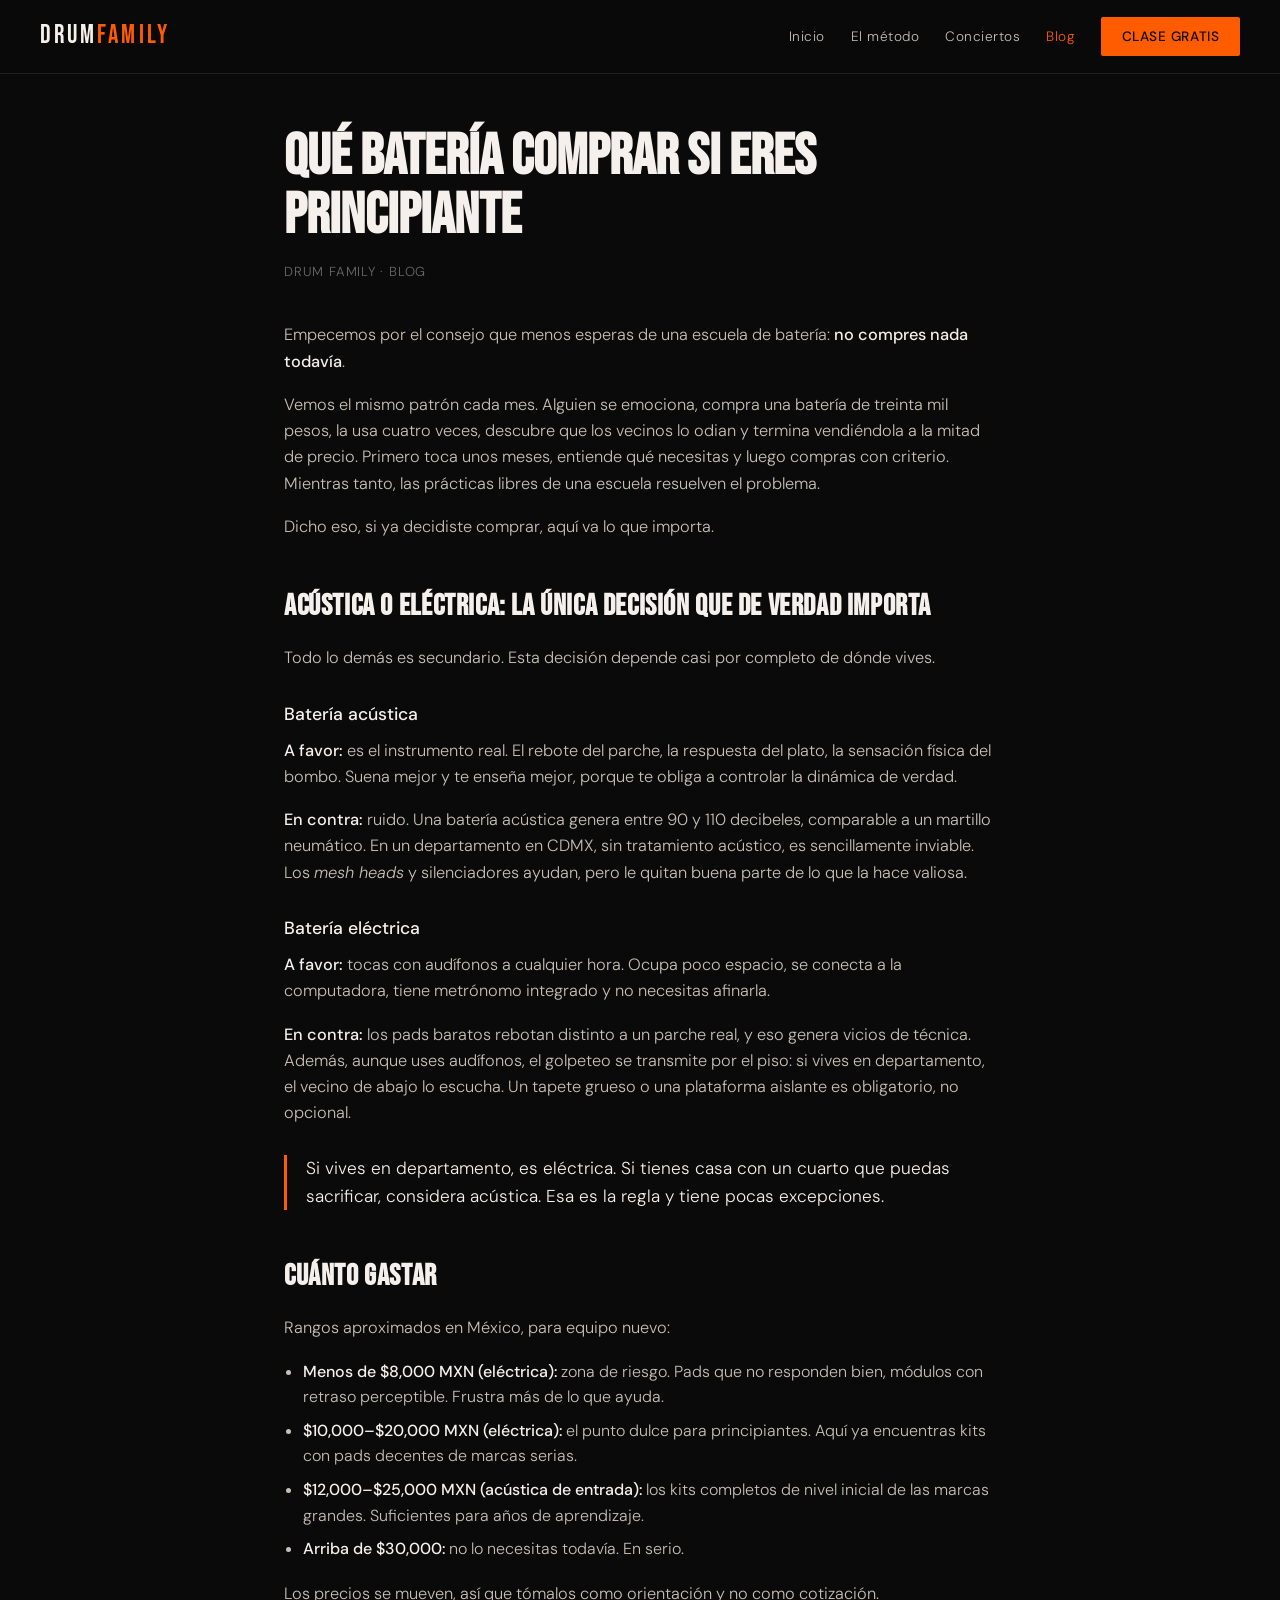
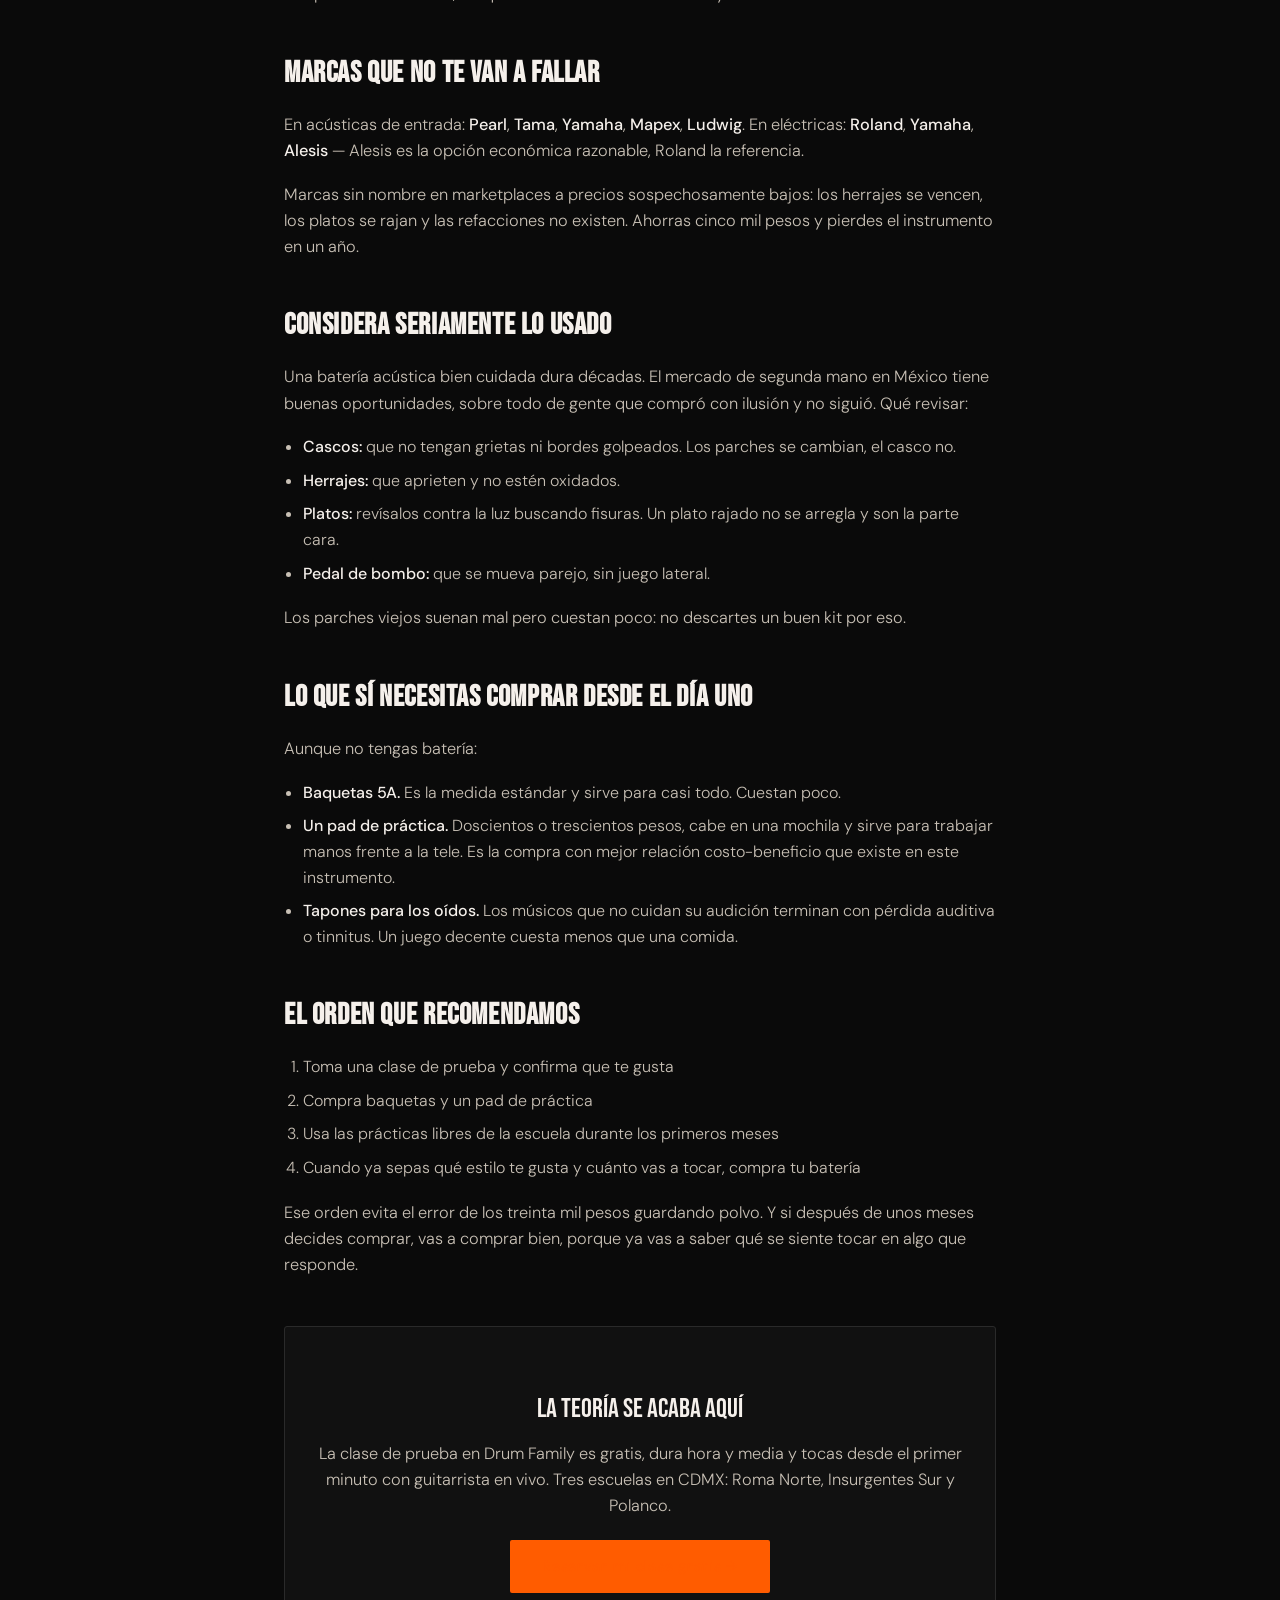
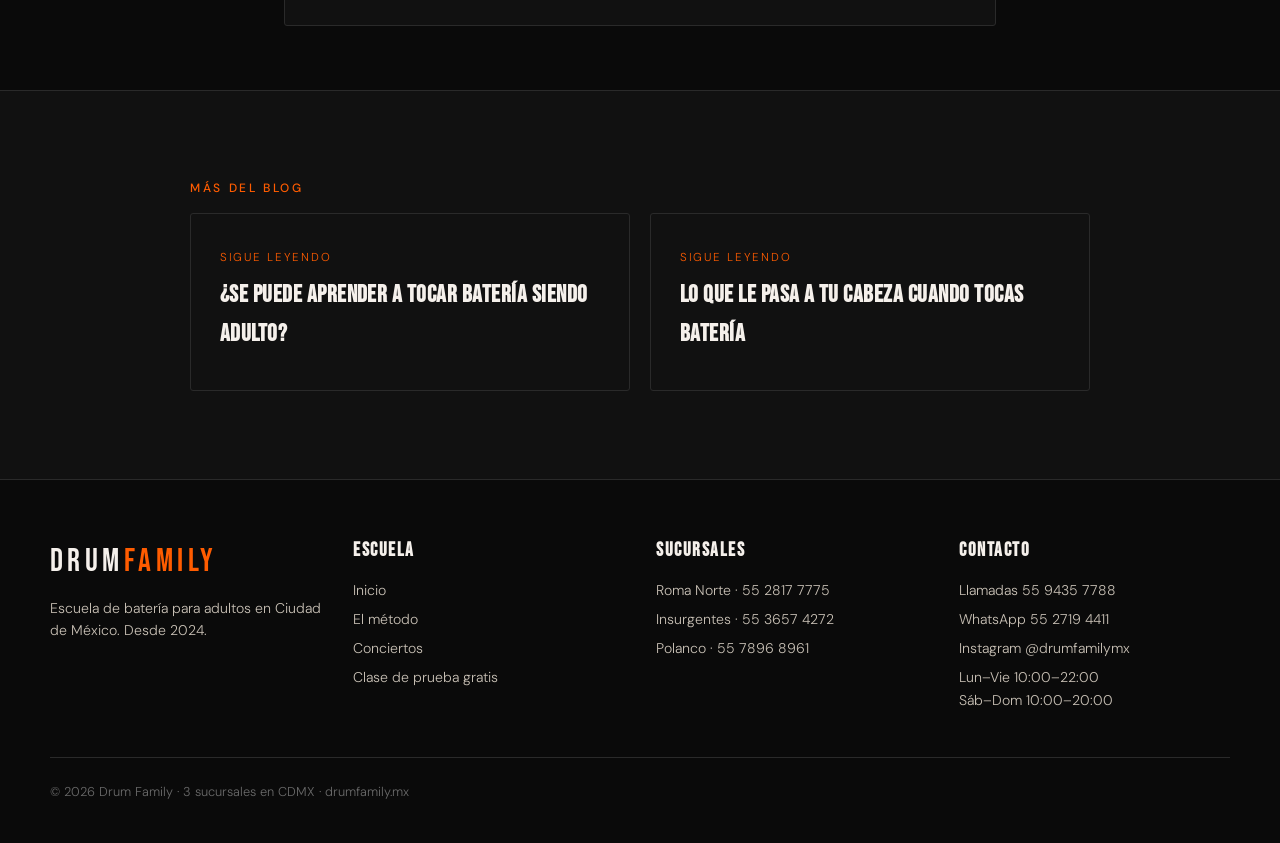
<file: que-bateria-comprar-principiante.html>
<!DOCTYPE html>
<html lang="es-MX">
<head>
<meta charset="UTF-8">
<meta name="viewport" content="width=device-width, initial-scale=1.0">
<title>Qué Batería Comprar si Eres Principiante | Guía 2026 — Drum Family</title>
<meta name="description" content="Acústica o eléctrica, cuánto gastar, qué marcas valen la pena y por qué probablemente todavía no necesitas comprar nada. Guía práctica para México.">
<link rel="canonical" href="https://drumfamily.mx/que-bateria-comprar-principiante.html">
<meta property="og:type" content="article">
<meta property="og:title" content="Qué Batería Comprar si Eres Principiante | Guía 2026 — Drum Family">
<meta property="og:description" content="Acústica o eléctrica, cuánto gastar, qué marcas valen la pena y por qué probablemente todavía no necesitas comprar nada. Guía práctica para México.">
<meta property="og:url" content="https://drumfamily.mx/que-bateria-comprar-principiante.html">
<meta property="og:image" content="https://drumfamily.mx/assets/hero-bg.jpg">
<link rel="preconnect" href="https://fonts.googleapis.com">
<link rel="preconnect" href="https://fonts.gstatic.com" crossorigin>
<link href="https://fonts.googleapis.com/css2?family=Bebas+Neue&family=DM+Sans:wght@300;400;500&display=swap" rel="stylesheet">
<link rel="stylesheet" href="assets/site.css">
</head>
<body>

<nav>
  <a href="/" class="nav-logo">DRUM<span>FAMILY</span></a>
  <div class="nav-links">
    <a href="/">Inicio</a>
    <a href="/#metodo">El método</a>
    <a href="/#conciertos">Conciertos</a>
    <a href="blog.html" aria-current="page">Blog</a>
    <a href="clase-de-prueba.html" class="nav-cta">Clase gratis</a>
  </div>
</nav>

<article class="article">
  <h1>Qué batería comprar si eres principiante</h1>
  <p class="meta">Drum Family · Blog</p>

  <p>Empecemos por el consejo que menos esperas de una escuela de batería: <strong>no compres nada todavía</strong>.</p>

  <p>Vemos el mismo patrón cada mes. Alguien se emociona, compra una batería de treinta mil pesos, la usa cuatro veces, descubre que los vecinos lo odian y termina vendiéndola a la mitad de precio. Primero toca unos meses, entiende qué necesitas y luego compras con criterio. Mientras tanto, las prácticas libres de una escuela resuelven el problema.</p>

  <p>Dicho eso, si ya decidiste comprar, aquí va lo que importa.</p>

  <h2>Acústica o eléctrica: la única decisión que de verdad importa</h2>

  <p>Todo lo demás es secundario. Esta decisión depende casi por completo de dónde vives.</p>

  <h3>Batería acústica</h3>
  <p><strong>A favor:</strong> es el instrumento real. El rebote del parche, la respuesta del plato, la sensación física del bombo. Suena mejor y te enseña mejor, porque te obliga a controlar la dinámica de verdad.</p>
  <p><strong>En contra:</strong> ruido. Una batería acústica genera entre 90 y 110 decibeles, comparable a un martillo neumático. En un departamento en CDMX, sin tratamiento acústico, es sencillamente inviable. Los <em>mesh heads</em> y silenciadores ayudan, pero le quitan buena parte de lo que la hace valiosa.</p>

  <h3>Batería eléctrica</h3>
  <p><strong>A favor:</strong> tocas con audífonos a cualquier hora. Ocupa poco espacio, se conecta a la computadora, tiene metrónomo integrado y no necesitas afinarla.</p>
  <p><strong>En contra:</strong> los pads baratos rebotan distinto a un parche real, y eso genera vicios de técnica. Además, aunque uses audífonos, el golpeteo se transmite por el piso: si vives en departamento, el vecino de abajo lo escucha. Un tapete grueso o una plataforma aislante es obligatorio, no opcional.</p>

  <blockquote>Si vives en departamento, es eléctrica. Si tienes casa con un cuarto que puedas sacrificar, considera acústica. Esa es la regla y tiene pocas excepciones.</blockquote>

  <h2>Cuánto gastar</h2>

  <p>Rangos aproximados en México, para equipo nuevo:</p>

  <ul>
    <li><strong>Menos de $8,000 MXN (eléctrica):</strong> zona de riesgo. Pads que no responden bien, módulos con retraso perceptible. Frustra más de lo que ayuda.</li>
    <li><strong>$10,000–$20,000 MXN (eléctrica):</strong> el punto dulce para principiantes. Aquí ya encuentras kits con pads decentes de marcas serias.</li>
    <li><strong>$12,000–$25,000 MXN (acústica de entrada):</strong> los kits completos de nivel inicial de las marcas grandes. Suficientes para años de aprendizaje.</li>
    <li><strong>Arriba de $30,000:</strong> no lo necesitas todavía. En serio.</li>
  </ul>

  <p>Los precios se mueven, así que tómalos como orientación y no como cotización.</p>

  <h2>Marcas que no te van a fallar</h2>

  <p>En acústicas de entrada: <strong>Pearl</strong>, <strong>Tama</strong>, <strong>Yamaha</strong>, <strong>Mapex</strong>, <strong>Ludwig</strong>. En eléctricas: <strong>Roland</strong>, <strong>Yamaha</strong>, <strong>Alesis</strong> — Alesis es la opción económica razonable, Roland la referencia.</p>

  <p>Marcas sin nombre en marketplaces a precios sospechosamente bajos: los herrajes se vencen, los platos se rajan y las refacciones no existen. Ahorras cinco mil pesos y pierdes el instrumento en un año.</p>

  <h2>Considera seriamente lo usado</h2>

  <p>Una batería acústica bien cuidada dura décadas. El mercado de segunda mano en México tiene buenas oportunidades, sobre todo de gente que compró con ilusión y no siguió. Qué revisar:</p>

  <ul>
    <li><strong>Cascos:</strong> que no tengan grietas ni bordes golpeados. Los parches se cambian, el casco no.</li>
    <li><strong>Herrajes:</strong> que aprieten y no estén oxidados.</li>
    <li><strong>Platos:</strong> revísalos contra la luz buscando fisuras. Un plato rajado no se arregla y son la parte cara.</li>
    <li><strong>Pedal de bombo:</strong> que se mueva parejo, sin juego lateral.</li>
  </ul>

  <p>Los parches viejos suenan mal pero cuestan poco: no descartes un buen kit por eso.</p>

  <h2>Lo que sí necesitas comprar desde el día uno</h2>

  <p>Aunque no tengas batería:</p>

  <ul>
    <li><strong>Baquetas 5A.</strong> Es la medida estándar y sirve para casi todo. Cuestan poco.</li>
    <li><strong>Un pad de práctica.</strong> Doscientos o trescientos pesos, cabe en una mochila y sirve para trabajar manos frente a la tele. Es la compra con mejor relación costo-beneficio que existe en este instrumento.</li>
    <li><strong>Tapones para los oídos.</strong> Los músicos que no cuidan su audición terminan con pérdida auditiva o tinnitus. Un juego decente cuesta menos que una comida.</li>
  </ul>

  <h2>El orden que recomendamos</h2>

  <ol>
    <li>Toma una clase de prueba y confirma que te gusta</li>
    <li>Compra baquetas y un pad de práctica</li>
    <li>Usa las prácticas libres de la escuela durante los primeros meses</li>
    <li>Cuando ya sepas qué estilo te gusta y cuánto vas a tocar, compra tu batería</li>
  </ol>

  <p>Ese orden evita el error de los treinta mil pesos guardando polvo. Y si después de unos meses decides comprar, vas a comprar bien, porque ya vas a saber qué se siente tocar en algo que responde.</p>

<div class="article-cta">
  <h3>La teoría se acaba aquí</h3>
  <p>La clase de prueba en Drum Family es gratis, dura hora y media y tocas desde el primer minuto con guitarrista en vivo. Tres escuelas en CDMX: Roma Norte, Insurgentes Sur y Polanco.</p>
  <a href="clase-de-prueba.html" class="btn-primary">Reservar mi clase gratis →</a>
</div>
</article>

<section style="background:var(--gray);border-top:1px solid var(--gray-light)">
  <div class="inner" style="max-width:900px">
    <p class="section-label">Más del blog</p>
    <div class="grid grid-2">
      <a class="post-card" href="aprender-bateria-de-adulto.html"><span class="tag">Sigue leyendo</span><h3>¿Se puede aprender a tocar batería siendo adulto?</h3></a>
      <a class="post-card" href="beneficios-tocar-bateria.html"><span class="tag">Sigue leyendo</span><h3>Lo que le pasa a tu cabeza cuando tocas batería</h3></a>
    </div>
  </div>
</section>

<footer>
  <div class="footer-grid">
    <div>
      <div class="footer-logo">DRUM<span>FAMILY</span></div>
      <p>Escuela de batería para adultos en Ciudad de México. Desde 2024.</p>
    </div>
    <div>
      <h4>Escuela</h4>
      <a href="/">Inicio</a>
      <a href="/#metodo">El método</a>
      <a href="/#conciertos">Conciertos</a>
      <a href="clase-de-prueba.html">Clase de prueba gratis</a>
    </div>
    <div>
      <h4>Sucursales</h4>
      <a href="https://wa.me/525528177775" target="_blank" rel="noopener">Roma Norte · 55 2817 7775</a>
      <a href="https://wa.me/525536574272" target="_blank" rel="noopener">Insurgentes · 55 3657 4272</a>
      <a href="https://wa.me/525578968961" target="_blank" rel="noopener">Polanco · 55 7896 8961</a>
    </div>
    <div>
      <h4>Contacto</h4>
      <a href="tel:+525594357788">Llamadas 55 9435 7788</a>
      <a href="https://wa.me/525527194411" target="_blank" rel="noopener">WhatsApp 55 2719 4411</a>
      <a href="https://www.instagram.com/drumfamilymx" target="_blank" rel="noopener">Instagram @drumfamilymx</a>
      <p>Lun–Vie 10:00–22:00<br>Sáb–Dom 10:00–20:00</p>
    </div>
  </div>
  <div class="footer-copy">© 2026 Drum Family · 3 sucursales en CDMX · drumfamily.mx</div>
</footer>

<script type="application/ld+json">
{
  "@context": "https://schema.org",
  "@type": "Article",
  "headline": "Qué batería comprar si eres principiante",
  "description": "Acústica o eléctrica, cuánto gastar, qué marcas valen la pena y por qué probablemente todavía no necesitas comprar nada. Guía práctica para México.",
  "datePublished": "2026-09-02",
  "dateModified": "2026-09-02",
  "inLanguage": "es-MX",
  "mainEntityOfPage": {
    "@type": "WebPage",
    "@id": "https://drumfamily.mx/que-bateria-comprar-principiante.html"
  },
  "author": {
    "@type": "Organization",
    "name": "Drum Family"
  },
  "publisher": {
    "@type": "Organization",
    "name": "Drum Family",
    "logo": {
      "@type": "ImageObject",
      "url": "https://drumfamily.mx/assets/logo.png"
    }
  },
  "image": "https://drumfamily.mx/assets/hero-bg.jpg"
}
</script>

</body>
</html>
</file>
<file: assets/site.css>
/* Drum Family — hoja de estilos compartida
   Va en el repositorio dentro de assets/site.css */

*, *::before, *::after { box-sizing: border-box; margin: 0; padding: 0; }

:root{
  --orange:#FF5C00;
  --orange-dark:#CC4A00;
  --black:#0A0A0A;
  --gray:#111111;
  --gray-mid:#1C1C1C;
  --gray-light:#2A2A2A;
  --white:#F5F0EB;
  --white-dim:#C8C0B5;
  --maxw:1180px;
}

html{scroll-behavior:smooth}
body{
  background:var(--black);color:var(--white);
  font-family:'DM Sans',system-ui,sans-serif;font-weight:300;line-height:1.6;
  overflow-x:hidden;-webkit-font-smoothing:antialiased;
}
img{max-width:100%;display:block}
a{color:inherit}

/* ── NAV ── */
nav{
  position:fixed;top:0;left:0;right:0;z-index:100;
  display:flex;align-items:center;justify-content:space-between;gap:1rem;
  padding:1rem 2.5rem;background:rgba(10,10,10,.88);
  backdrop-filter:blur(12px);border-bottom:1px solid #222;
}
.nav-logo{font-family:'Bebas Neue',sans-serif;font-size:1.6rem;letter-spacing:.12em;text-decoration:none;color:var(--white)}
.nav-logo span{color:var(--orange)}
.nav-links{display:flex;align-items:center;gap:1.6rem}
.nav-links a{font-size:.85rem;letter-spacing:.04em;text-decoration:none;color:var(--white-dim);transition:color .2s}
.nav-links a:hover,.nav-links a[aria-current="page"]{color:var(--orange)}
.nav-cta{
  background:var(--orange);color:var(--black)!important;font-weight:500;font-size:.85rem;
  letter-spacing:.06em;text-transform:uppercase;text-decoration:none;
  padding:.55rem 1.3rem;border-radius:2px;transition:background .2s;white-space:nowrap;
}
.nav-cta:hover{background:var(--orange-dark)}
@media(max-width:860px){
  nav{padding:.85rem 1.2rem}
  .nav-links a:not(.nav-cta){display:none}
}

/* ── TIPOGRAFÍA ── */
.section-label{
  font-size:.75rem;letter-spacing:.22em;text-transform:uppercase;
  color:var(--orange);font-weight:500;margin-bottom:.9rem;
}
.section-title{
  font-family:'Bebas Neue',sans-serif;font-weight:400;
  font-size:clamp(2.1rem,5vw,3.4rem);line-height:1;letter-spacing:.01em;margin-bottom:1.4rem;
}
.lead{color:var(--white-dim);font-size:1.05rem;max-width:65ch;margin-bottom:1.1rem}

section{padding:5.5rem 2.5rem}
.inner{max-width:var(--maxw);margin:0 auto}
@media(max-width:860px){section{padding:3.5rem 1.2rem}}

/* ── BOTONES ── */
.btn-primary,.btn-ghost,.btn-dark{
  display:inline-block;text-decoration:none;font-weight:500;font-size:.9rem;
  letter-spacing:.05em;padding:.95rem 2rem;border-radius:2px;transition:.2s;
}
.btn-primary{background:var(--orange);color:var(--black)}
.btn-primary:hover{background:var(--orange-dark);color:var(--white)}
.btn-ghost{border:1px solid var(--gray-light);color:var(--white)}
.btn-ghost:hover{border-color:var(--orange);color:var(--orange)}
.btn-dark{background:var(--black);color:var(--white)}
.btn-dark:hover{background:var(--gray-mid)}

/* ── TICKER ── */
.ticker{background:var(--orange);color:var(--black);padding:.85rem 0;overflow:hidden;white-space:nowrap}
.ticker-inner{display:inline-flex;animation:scroll 32s linear infinite}
.ticker-text{
  font-family:'Bebas Neue',sans-serif;font-size:1.25rem;letter-spacing:.1em;
  padding:0 1.5rem;display:inline-flex;align-items:center;gap:1.5rem;
}
@keyframes scroll{from{transform:translateX(0)}to{transform:translateX(-50%)}}
@media(prefers-reduced-motion:reduce){.ticker-inner{animation:none}}

/* ── TARJETAS ── */
.grid{display:grid;gap:1.25rem}
.grid-2{grid-template-columns:repeat(auto-fit,minmax(300px,1fr))}
.grid-3{grid-template-columns:repeat(auto-fit,minmax(270px,1fr))}
.grid-4{grid-template-columns:repeat(auto-fit,minmax(230px,1fr))}
.card{
  background:var(--gray);border:1px solid var(--gray-light);
  border-radius:3px;padding:2rem 1.75rem;transition:border-color .2s,transform .2s;
}
.card:hover{border-color:var(--orange)}
.card h3{font-size:1.15rem;font-weight:500;margin-bottom:.6rem;color:var(--white)}
.card p{color:var(--white-dim);font-size:.95rem}
.card-num{font-family:'Bebas Neue',sans-serif;font-size:2.2rem;color:var(--orange);line-height:1;margin-bottom:.5rem}

/* ── STATS ── */
.stats{background:var(--gray);border-top:1px solid var(--gray-light);border-bottom:1px solid var(--gray-light);padding:3.5rem 2.5rem}
.stats-grid{max-width:var(--maxw);margin:0 auto;display:grid;grid-template-columns:repeat(auto-fit,minmax(160px,1fr));gap:2rem;text-align:center}
.stat-num{font-family:'Bebas Neue',sans-serif;font-size:3rem;color:var(--orange);line-height:1}
.stat-label{font-size:.85rem;color:var(--white-dim);letter-spacing:.03em;margin-top:.3rem}

/* ── VIDEOS ── */
.video-grid{display:grid;grid-template-columns:repeat(auto-fit,minmax(320px,1fr));gap:1.1rem}
.video{
  position:relative;aspect-ratio:16/9;border-radius:3px;overflow:hidden;
  border:1px solid var(--gray-light);cursor:pointer;background:var(--gray);
}
.video img{width:100%;height:100%;object-fit:cover;transition:.3s;opacity:.75}
.video:hover img{opacity:1;transform:scale(1.02)}
.video iframe{width:100%;height:100%;border:0;display:block}
.video .play{
  position:absolute;inset:0;display:flex;align-items:center;justify-content:center;pointer-events:none;
}
.video .play::before{
  content:'';width:66px;height:66px;border-radius:50%;background:var(--orange);
  box-shadow:0 6px 24px rgba(0,0,0,.5);
}
.video .play::after{
  content:'';position:absolute;border-style:solid;border-width:11px 0 11px 18px;
  border-color:transparent transparent transparent var(--black);margin-left:5px;
}
.video-vertical{aspect-ratio:9/16}

/* ── SUCURSALES ── */
.loc-card{background:var(--gray);border:1px solid var(--gray-light);border-left:3px solid var(--orange);padding:1.6rem 1.5rem;border-radius:0 3px 3px 0}
.loc-name{font-family:'Bebas Neue',sans-serif;font-size:1.5rem;letter-spacing:.04em;margin-bottom:.4rem}
.loc-address{color:var(--white-dim);font-size:.9rem;line-height:1.5}
.loc-links{margin-top:.9rem;display:flex;gap:1rem;flex-wrap:wrap;font-size:.85rem}
.loc-links a{color:var(--orange);text-decoration:none}
.loc-links a:hover{text-decoration:underline}

/* ── FAQ ── */
details{border-bottom:1px solid var(--gray-light);padding:1.15rem 0}
details summary{cursor:pointer;font-size:1.02rem;color:var(--white);list-style:none;display:flex;justify-content:space-between;gap:1rem}
details summary::-webkit-details-marker{display:none}
details summary::after{content:'+';color:var(--orange);font-size:1.4rem;line-height:1}
details[open] summary::after{content:'–'}
details p{color:var(--white-dim);font-size:.95rem;margin-top:.7rem;max-width:75ch}

/* ── CINTA CTA ── */
.cta-band{background:var(--orange);color:var(--black);text-align:center;padding:4rem 2.5rem}
.cta-band h2{font-family:'Bebas Neue',sans-serif;font-size:clamp(2rem,5vw,3.2rem);line-height:1;margin-bottom:.8rem}
.cta-band p{max-width:55ch;margin:0 auto 1.8rem;font-size:1.02rem}
.cta-band .btn-dark{background:var(--black);color:var(--white)}

/* ── FOOTER ── */
footer{background:var(--black);border-top:1px solid var(--gray-light);padding:3.5rem 2.5rem 2.5rem}
.footer-grid{max-width:var(--maxw);margin:0 auto;display:grid;grid-template-columns:repeat(auto-fit,minmax(200px,1fr));gap:2rem}
.footer-grid h4{font-family:'Bebas Neue',sans-serif;font-size:1.2rem;letter-spacing:.08em;margin-bottom:.8rem;color:var(--white)}
.footer-grid a,.footer-grid p{color:var(--white-dim);font-size:.88rem;text-decoration:none;display:block;margin-bottom:.4rem}
.footer-grid a:hover{color:var(--orange)}
.footer-logo{font-family:'Bebas Neue',sans-serif;font-size:2rem;letter-spacing:.14em;margin-bottom:.6rem}
.footer-logo span{color:var(--orange)}
.footer-copy{max-width:var(--maxw);margin:2.5rem auto 0;padding-top:1.5rem;border-top:1px solid var(--gray-light);color:#6a6a6a;font-size:.8rem}

/* ── ARTÍCULOS DEL BLOG ── */
.article{max-width:760px;margin:0 auto;padding:8rem 1.5rem 4rem}
.article h1{font-family:'Bebas Neue',sans-serif;font-size:clamp(2.3rem,6vw,3.6rem);line-height:1.02;margin-bottom:1rem}
.article .meta{color:#6a6a6a;font-size:.82rem;letter-spacing:.06em;text-transform:uppercase;margin-bottom:2.5rem}
.article h2{font-family:'Bebas Neue',sans-serif;font-size:1.9rem;letter-spacing:.02em;margin:2.6rem 0 .9rem;color:var(--white)}
.article h3{font-size:1.1rem;font-weight:500;margin:1.8rem 0 .6rem}
.article p{color:var(--white-dim);margin-bottom:1.1rem;font-size:1.02rem}
.article ul,.article ol{color:var(--white-dim);margin:0 0 1.2rem 1.2rem}
.article li{margin-bottom:.5rem}
.article strong{color:var(--white);font-weight:500}
.article blockquote{border-left:3px solid var(--orange);padding-left:1.2rem;margin:1.8rem 0;color:var(--white);font-size:1.08rem}
.article a{color:var(--orange)}
.article-cta{background:var(--gray);border:1px solid var(--gray-light);border-radius:3px;padding:2rem;margin:3rem 0 0;text-align:center}
.article-cta h3{font-family:'Bebas Neue',sans-serif;font-size:1.7rem;margin-bottom:.6rem}
.article-cta p{margin-bottom:1.3rem}

.post-card{background:var(--gray);border:1px solid var(--gray-light);border-radius:3px;padding:1.8rem;text-decoration:none;display:block;transition:border-color .2s}
.post-card:hover{border-color:var(--orange)}
.post-card .tag{font-size:.72rem;letter-spacing:.16em;text-transform:uppercase;color:var(--orange)}
.post-card h3{font-family:'Bebas Neue',sans-serif;font-size:1.5rem;letter-spacing:.02em;margin:.5rem 0 .5rem;color:var(--white)}
.post-card p{color:var(--white-dim);font-size:.93rem}

/* ── UTILIDADES ── */
.page-head{padding:9rem 2.5rem 3rem;border-bottom:1px solid var(--gray-light)}
.page-head .inner{max-width:var(--maxw);margin:0 auto}
.center{text-align:center}
.mt-2{margin-top:2rem}
.actions{display:flex;gap:1rem;flex-wrap:wrap;margin-top:1.8rem}
@media(max-width:860px){.page-head{padding:7rem 1.2rem 2.5rem}}
</file>
